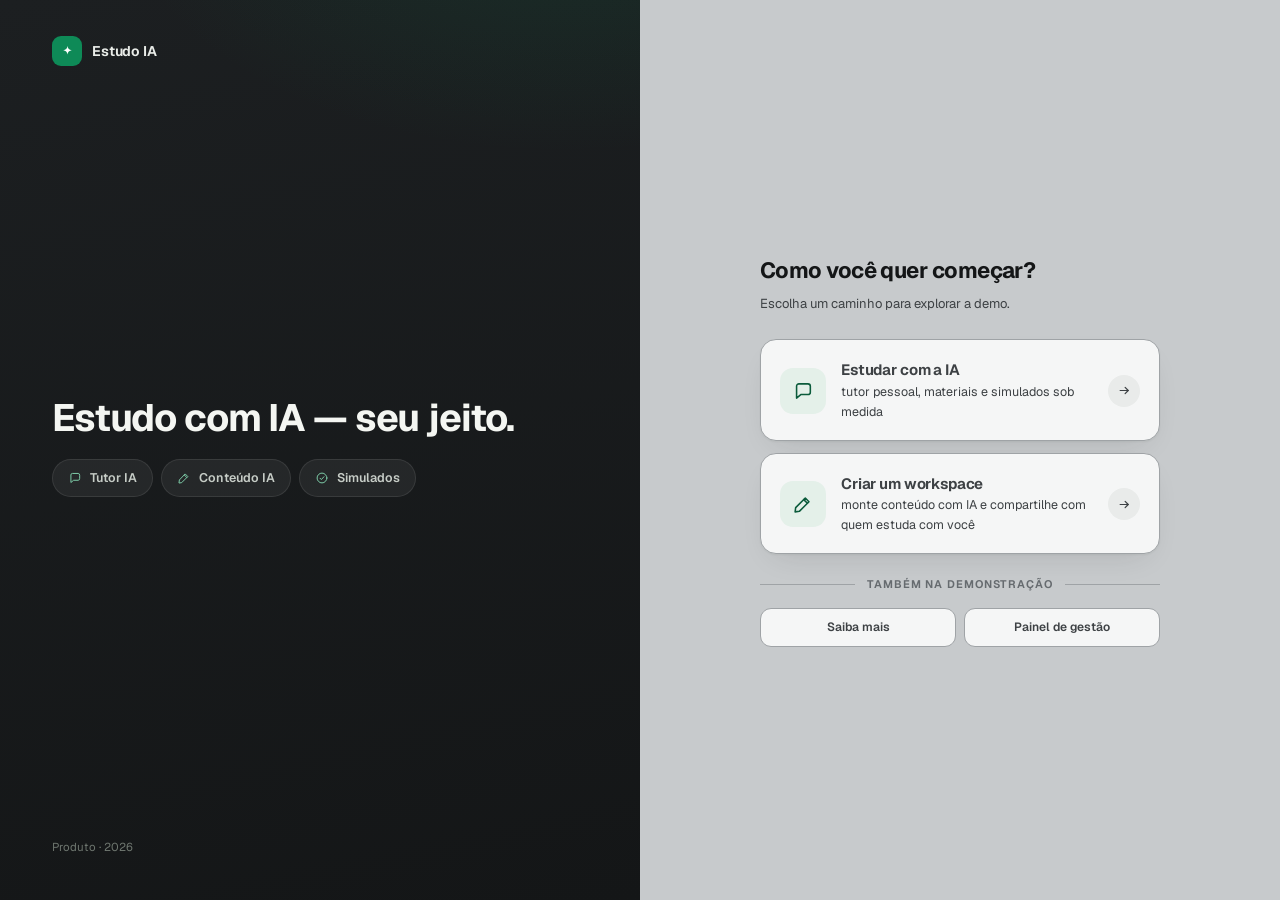
<file: mockup/index.html>
<!doctype html>
<html lang="pt-BR">
<head>
<meta charset="utf-8">
<meta name="viewport" content="width=device-width, initial-scale=1">
<title>Estudo IA</title>
<link rel="stylesheet" href="assets/fonts.css">
<style>
:root{
  color-scheme:light;
  --k950:#141617; --k900:#1C1F21; --k100:#C7CACC;
  --card:#F5F6F6; --ink:#141617; --ink-2:#3D4144; --ink-3:#666B6F;
  --hair:rgba(27,30,28,.09);
  --green:#0E8A57; --green-deep:#0A6B43; --green-soft:#E4F0E9; --green-ink:#0B5B3B;
  --sh:0 1px 2px rgba(27,30,28,.05),0 12px 32px -16px rgba(27,30,28,.18);
  --sh-lg:0 2px 4px rgba(27,30,28,.05),0 24px 56px -24px rgba(27,30,28,.28);
}
*{box-sizing:border-box}
body{
  margin:0;color:var(--ink);
  font-family:'Geist',-apple-system,'Segoe UI',sans-serif;
  font-size:14px;line-height:1.6;-webkit-font-smoothing:antialiased;
  min-height:100vh;background:var(--k100);
}
::selection{background:rgba(14,138,87,.22)}
.split{display:grid;grid-template-columns:1fr 1fr;min-height:100vh}

/* Painel grafite */
.dark{
  background:linear-gradient(168deg,var(--k900) 0%,var(--k950) 100%);
  color:#E9ECE8;display:flex;flex-direction:column;padding:36px 52px 32px;
  position:relative;overflow:hidden;
}
.dark::after{content:"";position:absolute;inset:0;pointer-events:none;background:radial-gradient(720px 420px at 88% -12%, rgba(14,138,87,.16), transparent 62%)}
.dark>*{position:relative}
.brand{display:flex;align-items:center;gap:10px;font-weight:650;font-size:14px;letter-spacing:-.01em}
.brand .mark{width:30px;height:30px;border-radius:9px;background:var(--green);display:grid;place-items:center;color:#fff;flex:none}
.brand .mark svg{width:15px;height:15px}
.brand span{color:#7E867F;font-weight:500;font-size:12px}
.dark .mid{flex:1;display:flex;flex-direction:column;justify-content:center;max-width:480px;padding:48px 0}
.dark h1{font-size:clamp(28px,3.4vw,38px);font-weight:700;letter-spacing:-.03em;line-height:1.14;margin:0 0 20px;color:#F4F6F2;text-wrap:balance}
.chipsrow{display:flex;gap:8px;flex-wrap:wrap}
.chipsrow span{display:inline-flex;align-items:center;gap:8px;font-size:12.5px;font-weight:600;color:#C6CCC6;background:rgba(255,255,255,.06);border:1px solid rgba(255,255,255,.09);border-radius:99px;padding:8px 15px}
.chipsrow .ci{width:14px;height:14px;color:#7ECDA8}
.dark .foot{font-size:11.5px;color:#6E766F}

/* Painel de entrada */
.light{display:grid;place-items:center;padding:48px 40px;background:var(--k100)}
.entry{width:100%;max-width:400px}
.fade{animation:rise .6s cubic-bezier(.2,.7,.25,1) both}
.d1{animation-delay:.06s}.d2{animation-delay:.12s}.d3{animation-delay:.18s}
@keyframes rise{from{opacity:0;transform:translateY(14px)}}
.entry h2{font-size:22px;font-weight:700;letter-spacing:-.025em;margin:0 0 6px}
.entry .hint{font-size:13px;color:var(--ink-2);margin:0 0 24px}
.modes{display:flex;flex-direction:column;gap:12px}
.mode{
  display:flex;align-items:center;gap:15px;text-decoration:none;color:inherit;
  background:var(--card);border:1px solid #9FA3A6;border-radius:16px;
  padding:18px 19px;box-shadow:var(--sh);
  transition:transform .15s ease,box-shadow .15s ease,border-color .15s ease;
}
.mode:hover{transform:translateY(-2px);box-shadow:var(--sh-lg);border-color:var(--green)}
.mode .mi{width:46px;height:46px;border-radius:13px;flex:none;display:grid;place-items:center;background:var(--green-soft);color:var(--green-ink)}
.mode .mi svg{width:22px;height:22px}
.mode b{display:block;font-size:15px;font-weight:660;letter-spacing:-.01em;line-height:1.3}
.mode span{display:block;font-size:12.5px;color:var(--ink-2);margin-top:2px}
.mode .go{margin-left:auto;flex:none;width:32px;height:32px;border-radius:50%;display:grid;place-items:center;background:rgba(27,30,28,.05);color:var(--ink-2);transition:background .15s ease,color .15s ease}
.mode:hover .go{background:var(--green);color:#fff}
.mode .go svg{width:15px;height:15px}
.divider{display:flex;align-items:center;gap:12px;margin:22px 0 14px;font-size:11px;font-weight:650;letter-spacing:.08em;text-transform:uppercase;color:var(--ink-3)}
.divider::before,.divider::after{content:"";flex:1;height:1px;background:#9FA3A6}
.extras{display:flex;gap:8px;flex-wrap:wrap}
.extras a{flex:1;text-align:center;text-decoration:none;font-size:12px;font-weight:600;color:var(--ink-2);background:var(--card);border:1px solid #9FA3A6;border-radius:11px;padding:9px 6px;transition:color .15s ease,border-color .15s ease;white-space:nowrap}
.extras a:hover{color:var(--green-ink);border-color:var(--green)}

@media (max-width:900px){
  .split{grid-template-columns:1fr}
  .dark{padding:28px 24px}
  .dark .mid{padding:32px 0}
  .light{padding:36px 20px 48px}
}
@media (prefers-reduced-motion: reduce){*{animation:none!important;transition:none!important}}
</style>
</head>
<body>

<svg width="0" height="0" style="position:absolute" aria-hidden="true"><defs>
<symbol id="e-spark" viewBox="0 0 24 24"><path fill="currentColor" d="M12 3.2c.62 4.1 2.7 6.18 6.8 6.8-4.1.62-6.18 2.7-6.8 6.8-.62-4.1-2.7-6.18-6.8-6.8 4.1-.62 6.18-2.7 6.8-6.8Z"/></symbol>
<symbol id="e-arrow" viewBox="0 0 24 24" fill="none" stroke="currentColor" stroke-width="1.9" stroke-linecap="round" stroke-linejoin="round"><path d="M5 12h13"/><path d="m13 7 5 5-5 5"/></symbol>
<symbol id="e-chat" viewBox="0 0 24 24" fill="none" stroke="currentColor" stroke-width="1.7" stroke-linecap="round" stroke-linejoin="round"><path d="M20 13.3a2.6 2.6 0 0 1-2.6 2.6H9.6L5 19.7V6.8a2.6 2.6 0 0 1 2.6-2.6h9.8A2.6 2.6 0 0 1 20 6.8Z"/></symbol>
<symbol id="e-pen" viewBox="0 0 24 24" fill="none" stroke="currentColor" stroke-width="1.7" stroke-linecap="round" stroke-linejoin="round"><path d="m14.5 5.5 4 4L8 20l-4.6.6L4 16Z"/><path d="m12.8 7.2 4 4"/></symbol>
<symbol id="e-check" viewBox="0 0 24 24" fill="none" stroke="currentColor" stroke-width="1.7" stroke-linecap="round" stroke-linejoin="round"><circle cx="12" cy="12" r="8.4"/><path d="m8.6 12.4 2.3 2.3 4.5-4.9"/></symbol>
</defs></svg>

<div class="split">

  <aside class="dark">
    <div class="brand"><span class="mark"><svg><use href="#e-spark"/></svg></span>Estudo IA</div>
    <div class="mid">
      <h1>Estudo com IA — seu jeito.</h1>
      <div class="chipsrow">
        <span><svg class="ci"><use href="#e-chat"/></svg>Tutor IA</span>
        <span><svg class="ci"><use href="#e-pen"/></svg>Conteúdo IA</span>
        <span><svg class="ci"><use href="#e-check"/></svg>Simulados</span>
      </div>
    </div>
    <p class="foot">Produto · 2026</p>
  </aside>

  <main class="light">
    <div class="entry">
      <h2 class="fade">Como você quer começar?</h2>
      <p class="hint fade d1">Escolha um caminho para explorar a demo.</p>
      <div class="modes">
        <a class="mode fade d1" href="aluno.html">
          <span class="mi"><svg><use href="#e-chat"/></svg></span>
          <span><b>Estudar com a IA</b><span>tutor pessoal, materiais e simulados sob medida</span></span>
          <span class="go"><svg><use href="#e-arrow"/></svg></span>
        </a>
        <a class="mode fade d2" href="professor.html">
          <span class="mi"><svg><use href="#e-pen"/></svg></span>
          <span><b>Criar um workspace</b><span>monte conteúdo com IA e compartilhe com quem estuda com você</span></span>
          <span class="go"><svg><use href="#e-arrow"/></svg></span>
        </a>
      </div>
      <div class="divider fade d3">Também na demonstração</div>
      <div class="extras fade d3">
        <a href="landing.html">Saiba mais</a>
        <a href="diretor.html">Painel de gestão</a>
      </div>
    </div>
  </main>

</div>

<script>
(function(){var lm=null;setInterval(function(){fetch(location.href,{method:'HEAD',cache:'no-store'}).then(function(r){var v=r.headers.get('Last-Modified');if(lm&&v&&v!==lm){location.reload();}if(!lm){lm=v;}}).catch(function(){});},2000);})();
</script>
</body>
</html>
</file>
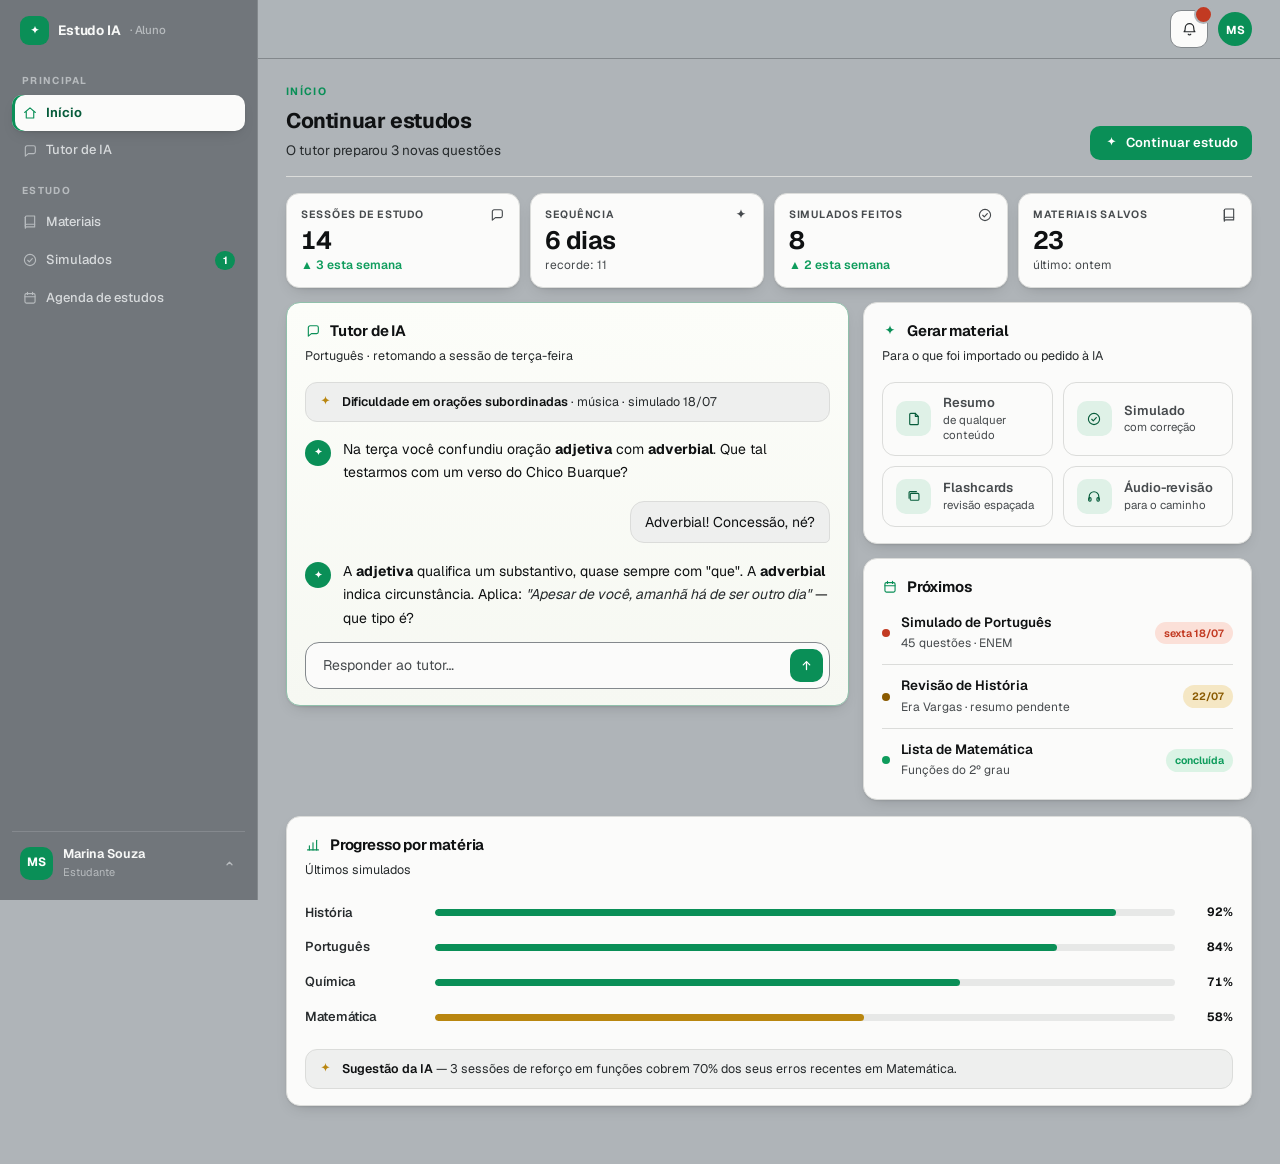
<file: mockup/aluno.html>
<!doctype html>
<html lang="pt-BR">
<head>
<meta charset="utf-8">
<meta name="viewport" content="width=device-width, initial-scale=1">
<title>Aluno · Estudo IA</title>
<link rel="stylesheet" href="assets/fonts.css">
<link rel="stylesheet" href="assets/ui.css">
</head>
<body>

<svg width="0" height="0" style="position:absolute" aria-hidden="true"><defs>
<symbol id="i-spark" viewBox="0 0 24 24"><path fill="currentColor" d="M12 3.2c.62 4.1 2.7 6.18 6.8 6.8-4.1.62-6.18 2.7-6.8 6.8-.62-4.1-2.7-6.18-6.8-6.8 4.1-.62 6.18-2.7 6.8-6.8Z"/></symbol>
<symbol id="i-home" viewBox="0 0 24 24" fill="none" stroke="currentColor" stroke-width="1.7" stroke-linecap="round" stroke-linejoin="round"><path d="M4 11.2 12 4.4l8 6.8"/><path d="M6.4 10.2v9.3h11.2v-9.3"/></symbol>
<symbol id="i-chat" viewBox="0 0 24 24" fill="none" stroke="currentColor" stroke-width="1.7" stroke-linecap="round" stroke-linejoin="round"><path d="M20 13.3a2.6 2.6 0 0 1-2.6 2.6H9.6L5 19.7V6.8a2.6 2.6 0 0 1 2.6-2.6h9.8A2.6 2.6 0 0 1 20 6.8Z"/></symbol>
<symbol id="i-book" viewBox="0 0 24 24" fill="none" stroke="currentColor" stroke-width="1.7" stroke-linecap="round" stroke-linejoin="round"><path d="M5 4.8A1.8 1.8 0 0 1 6.8 3H19v16.4H7a2 2 0 0 0-2 2Z"/><path d="M5 19.4V4.8"/><path d="M19 15.4H7a2 2 0 0 0-2 2"/></symbol>
<symbol id="i-check" viewBox="0 0 24 24" fill="none" stroke="currentColor" stroke-width="1.7" stroke-linecap="round" stroke-linejoin="round"><circle cx="12" cy="12" r="8.4"/><path d="m8.6 12.4 2.3 2.3 4.5-4.9"/></symbol>
<symbol id="i-chart" viewBox="0 0 24 24" fill="none" stroke="currentColor" stroke-width="1.7" stroke-linecap="round"><path d="M3.8 19.4h16.4"/><path d="M6.6 19.4v-6.2"/><path d="M12 19.4V8.6"/><path d="M17.4 19.4V4.8"/></symbol>
<symbol id="i-cal" viewBox="0 0 24 24" fill="none" stroke="currentColor" stroke-width="1.7" stroke-linecap="round"><rect x="4.4" y="5.4" width="15.2" height="14.2" rx="2.2"/><path d="M8.2 3.4v3.2M15.8 3.4v3.2M4.4 10.2h15.2"/></symbol>
<symbol id="i-send" viewBox="0 0 24 24" fill="none" stroke="currentColor" stroke-width="2" stroke-linecap="round" stroke-linejoin="round"><path d="M12 18.5V6"/><path d="m6.8 11 5.2-5.2L17.2 11"/></symbol>
<symbol id="i-chev" viewBox="0 0 24 24" fill="none" stroke="currentColor" stroke-width="2" stroke-linecap="round" stroke-linejoin="round"><path d="m8 10 4 4 4-4"/></symbol>
<symbol id="i-chev-up" viewBox="0 0 24 24" fill="none" stroke="currentColor" stroke-width="2" stroke-linecap="round" stroke-linejoin="round"><path d="m8 14 4-4 4 4"/></symbol>
<symbol id="i-download" viewBox="0 0 24 24" fill="none" stroke="currentColor" stroke-width="1.7" stroke-linecap="round" stroke-linejoin="round"><path d="M12 4.5V15"/><path d="m7 10.5 5 5 5-5"/><path d="M4.5 19.5h15"/></symbol>
<symbol id="i-clock" viewBox="0 0 24 24" fill="none" stroke="currentColor" stroke-width="1.7" stroke-linecap="round"><circle cx="12" cy="12" r="8.4"/><path d="M12 7.4V12l3.2 2"/></symbol>
<symbol id="i-bell" viewBox="0 0 24 24" fill="none" stroke="currentColor" stroke-width="1.7" stroke-linecap="round" stroke-linejoin="round"><path d="M6 9.8a6 6 0 0 1 12 0c0 4 1.6 5.4 1.6 5.4H4.4S6 13.8 6 9.8Z"/><path d="M10.2 18.6a2 2 0 0 0 3.6 0"/></symbol>
<symbol id="i-mail" viewBox="0 0 24 24" fill="none" stroke="currentColor" stroke-width="1.7" stroke-linecap="round" stroke-linejoin="round"><rect x="3.8" y="5.6" width="16.4" height="12.8" rx="2"/><path d="m4.6 7 7.4 5.6L19.4 7"/></symbol>
<symbol id="i-user" viewBox="0 0 24 24" fill="none" stroke="currentColor" stroke-width="1.7" stroke-linecap="round"><circle cx="12" cy="8.4" r="3.4"/><path d="M5.6 19.6c.6-3.5 3-5.4 6.4-5.4s5.8 1.9 6.4 5.4"/></symbol>
<symbol id="i-logout" viewBox="0 0 24 24" fill="none" stroke="currentColor" stroke-width="1.7" stroke-linecap="round" stroke-linejoin="round"><path d="M9 4.6H6.4A1.8 1.8 0 0 0 4.6 6.4v11.2a1.8 1.8 0 0 0 1.8 1.8H9"/><path d="M15.4 15.8 19.2 12l-3.8-3.8"/><path d="M9.6 12h9.6"/></symbol>
<symbol id="i-search" viewBox="0 0 24 24" fill="none" stroke="currentColor" stroke-width="1.7" stroke-linecap="round"><circle cx="11" cy="11" r="6.4"/><path d="m16 16 4.4 4.4"/></symbol>
<symbol id="i-cards" viewBox="0 0 24 24" fill="none" stroke="currentColor" stroke-width="1.7" stroke-linecap="round" stroke-linejoin="round"><rect x="6.4" y="8" width="13" height="10.4" rx="1.6"/><path d="M4.6 15.4V6.8a1.4 1.4 0 0 1 1.4-1.4h9.6"/></symbol>
<symbol id="i-audio" viewBox="0 0 24 24" fill="none" stroke="currentColor" stroke-width="1.7" stroke-linecap="round" stroke-linejoin="round"><path d="M4.8 17v-4.2a7.2 7.2 0 0 1 14.4 0V17"/><rect x="4" y="14.4" width="3.6" height="5.2" rx="1.6"/><rect x="16.4" y="14.4" width="3.6" height="5.2" rx="1.6"/></symbol>
<symbol id="i-doc" viewBox="0 0 24 24" fill="none" stroke="currentColor" stroke-width="1.7" stroke-linecap="round" stroke-linejoin="round"><path d="M7 3.6h7l4.4 4.4v11a1.4 1.4 0 0 1-1.4 1.4H7A1.4 1.4 0 0 1 5.6 19V5A1.4 1.4 0 0 1 7 3.6Z"/><path d="M14 3.6V8h4.4"/></symbol>
<symbol id="i-alert" viewBox="0 0 24 24" fill="none" stroke="currentColor" stroke-width="1.7" stroke-linecap="round" stroke-linejoin="round"><path d="M12 4.6 21 19.4H3Z"/><path d="M12 10.2v4"/><path d="M12 16.8v.1"/></symbol>
<symbol id="i-wallet" viewBox="0 0 24 24" fill="none" stroke="currentColor" stroke-width="1.7" stroke-linecap="round" stroke-linejoin="round"><path d="M5.4 7.2h12.8a2 2 0 0 1 2 2v8.2a2 2 0 0 1-2 2H5.8a2 2 0 0 1-2-2V6.8A2.2 2.2 0 0 1 6 4.6h10.6"/><path d="M16.2 12.2h4v3.2h-4a1.6 1.6 0 0 1 0-3.2Z"/></symbol>
<symbol id="i-cog" viewBox="0 0 24 24" fill="none" stroke="currentColor" stroke-width="1.7" stroke-linecap="round" stroke-linejoin="round"><circle cx="12" cy="12" r="3.1"/><path d="M12 3.4v2.3M12 18.3v2.3M20.6 12h-2.3M5.7 12H3.4M18.1 5.9l-1.6 1.6M7.5 16.5l-1.6 1.6M18.1 18.1l-1.6-1.6M7.5 7.5 5.9 5.9"/></symbol>
</defs></svg>

<div class="shell">
<aside class="side">
  <a class="brand" href="./"><span class="mark"><svg><use href="#i-spark"/></svg></span>Estudo IA<span> · Aluno</span></a>

  <p class="nlabel">Principal</p>
  <nav class="nav">
    <a class="on" data-s="inicio"><svg class="ic"><use href="#i-home"/></svg>Início</a>
    <a data-s="tutor"><svg class="ic"><use href="#i-chat"/></svg>Tutor de IA</a>
  </nav>
  <p class="nlabel">Estudo</p>
  <nav class="nav">
    <a data-s="materiais"><svg class="ic"><use href="#i-book"/></svg>Materiais</a>
    <a data-s="simulados"><svg class="ic"><use href="#i-check"/></svg>Simulados<span class="badge">1</span></a>
    <a data-s="agenda"><svg class="ic"><use href="#i-cal"/></svg>Agenda de estudos</a>
  </nav>
  <div class="spacer"></div>
  <div class="ddwrap sideuser-wrap">
    <button class="sideuser" style="cursor:default">
      <span class="av">MS</span>
      <div><b>Marina Souza</b><span>Estudante</span></div>
      <svg class="ic out-ic"><use href="#i-chev-up"/></svg>
    </button>
    <div class="dd dd-up" id="dd-sideuser">
      <p class="ddh">Marina Souza</p>
      <a class="ddi" data-modal="conta"><svg class="ic"><use href="#i-user"/></svg><span><b>Minha conta</b></span></a>
      <div class="ddsep"></div>
      <a class="ddi danger" href="./"><svg class="ic"><use href="#i-logout"/></svg><span><b>Sair</b></span></a>
    </div>
  </div>
</aside>
<div class="dd-backdrop" id="dd-backdrop"></div>

<main class="main">
  <div class="topbar">
    <span class="topsp"></span>
    <span class="ddwrap">
      <button class="iconbtn" data-dd="dd-notif" aria-label="Notificações"><svg class="ic"><use href="#i-bell"/></svg><span class="ndot"></span></button>
      <div class="dd" id="dd-notif">
        <p class="ddh">Notificações</p>
        <a class="ddi" data-s="simulados"><span class="dot" style="--c:var(--bad)"></span><span><b>Simulado de Português sexta-feira</b><span>Revise orações com o tutor</span></span></a>
        <a class="ddi" data-s="tutor"><span class="dot" style="--c:var(--good)"></span><span><b>Tutor sugeriu revisão</b><span>Matemática — funções do 2º grau</span></span></a>
      </div>
    </span>
    <span class="ddwrap">
      <button class="avbtn" data-dd="dd-user" aria-label="Conta">MS</button>
      <div class="dd" id="dd-user" style="width:230px">
        <p class="ddh">Marina Souza</p>
        <a class="ddi" data-modal="conta"><svg class="ic"><use href="#i-user"/></svg><span><b>Minha conta</b></span></a>
        <div class="ddsep"></div>
        <a class="ddi danger" href="./"><svg class="ic"><use href="#i-logout"/></svg><span><b>Sair</b></span></a>
      </div>
    </span>
  </div>

  <div class="content">

  <!-- ══ INÍCIO ══ -->
  <section class="screen on" id="s-inicio">
    <div class="phead">
      <div class="tx">
        <p class="eyebrow">Início</p>
        <h1>Continuar estudos</h1>
        <p class="sub">O tutor preparou 3 novas questões</p>
      </div>
      <div class="actions"><button class="btn btn-pri" data-s="tutor"><svg class="ic"><use href="#i-spark"/></svg>Continuar estudo</button></div>
    </div>
    <div class="tiles">
      <div class="tile"><span class="tico"><svg class="ic"><use href="#i-chat"/></svg></span><div class="lbl">Sessões de estudo</div><div class="num">14</div><div class="sub up">▲ 3 esta semana</div></div>
      <div class="tile"><span class="tico"><svg class="ic"><use href="#i-spark"/></svg></span><div class="lbl">Sequência</div><div class="num">6 dias</div><div class="sub">recorde: 11</div></div>
      <div class="tile"><span class="tico"><svg class="ic"><use href="#i-check"/></svg></span><div class="lbl">Simulados feitos</div><div class="num">8</div><div class="sub up">▲ 2 esta semana</div></div>
      <div class="tile"><span class="tico"><svg class="ic"><use href="#i-book"/></svg></span><div class="lbl">Materiais salvos</div><div class="num">23</div><div class="sub">último: ontem</div></div>
    </div>
    <div class="cols">
      <div class="card hero">
        <h2><svg class="ic"><use href="#i-chat"/></svg>Tutor de IA</h2>
        <p class="desc">Português · retomando a sessão de terça-feira</p>
        <div class="memo"><svg class="ic"><use href="#i-spark"/></svg><span><b>Dificuldade em orações subordinadas</b> · música · simulado 18/07</span></div>
        <div class="chat">
          <div class="m-ai"><span class="av"><svg><use href="#i-spark"/></svg></span><div class="tx">Na terça você confundiu oração <b>adjetiva</b> com <b>adverbial</b>. Que tal testarmos com um verso do Chico Buarque?</div></div>
          <div class="m-me">Adverbial! Concessão, né?</div>
          <div class="m-ai"><span class="av"><svg><use href="#i-spark"/></svg></span><div class="tx">A <b>adjetiva</b> qualifica um substantivo, quase sempre com "que". A <b>adverbial</b> indica circunstância. Aplica: <i>"Apesar de você, amanhã há de ser outro dia"</i> — que tipo é?</div></div>
        </div>
        <div class="composer"><input placeholder="Responder ao tutor…" aria-label="Mensagem"><button class="send" aria-label="Enviar"><svg><use href="#i-send"/></svg></button></div>
      </div>
      <div class="stack">
        <div class="card">
          <h2><svg class="ic"><use href="#i-spark"/></svg>Gerar material</h2>
          <p class="desc">Para o que foi importado ou pedido à IA</p>
          <div class="qgrid">
            <button class="qa" data-s="materiais"><span class="qic"><svg class="ic"><use href="#i-doc"/></svg></span><span><b>Resumo</b><span>de qualquer conteúdo</span></span></button>
            <button class="qa" data-s="simulados"><span class="qic"><svg class="ic"><use href="#i-check"/></svg></span><span><b>Simulado</b><span>com correção</span></span></button>
            <button class="qa" data-s="materiais"><span class="qic"><svg class="ic"><use href="#i-cards"/></svg></span><span><b>Flashcards</b><span>revisão espaçada</span></span></button>
            <button class="qa" data-s="materiais"><span class="qic"><svg class="ic"><use href="#i-audio"/></svg></span><span><b>Áudio-revisão</b><span>para o caminho</span></span></button>
          </div>
        </div>
        <div class="card">
          <h2><svg class="ic"><use href="#i-cal"/></svg>Próximos</h2>
          <ul class="list" style="margin-top:12px">
            <li><span class="dot" style="background:var(--bad)"></span><div class="tx"><b>Simulado de Português</b><span>45 questões · ENEM</span></div><span class="pill p-bad">sexta 18/07</span></li>
            <li><span class="dot" style="background:var(--warn)"></span><div class="tx"><b>Revisão de História</b><span>Era Vargas · resumo pendente</span></div><span class="pill p-warn">22/07</span></li>
            <li><span class="dot" style="background:var(--good)"></span><div class="tx"><b>Lista de Matemática</b><span>Funções do 2º grau</span></div><span class="pill p-ok">concluída</span></li>
          </ul>
        </div>
      </div>
    </div>

    <div class="card fullcard">
      <h2><svg class="ic"><use href="#i-chart"/></svg>Progresso por matéria</h2>
      <p class="desc">Últimos simulados</p>
      <div class="hrow"><span class="hlbl">História</span><span class="hbar"><i style="--w:92%"></i></span><span class="hval">92%</span></div>
      <div class="hrow"><span class="hlbl">Português</span><span class="hbar"><i style="--w:84%"></i></span><span class="hval">84%</span></div>
      <div class="hrow"><span class="hlbl">Química</span><span class="hbar"><i style="--w:71%"></i></span><span class="hval">71%</span></div>
      <div class="hrow"><span class="hlbl">Matemática</span><span class="hbar gold"><i style="--w:58%"></i></span><span class="hval">58%</span></div>
      <div class="memo" style="margin:14px 0 0"><svg class="ic"><use href="#i-spark"/></svg><span><b>Sugestão da IA</b> — 3 sessões de reforço em funções cobrem 70% dos seus erros recentes em Matemática.</span></div>
    </div>
  </section>

  <!-- ══ TUTOR ══ -->
  <section class="screen" id="s-tutor">
    <div class="tut">

      <header class="tut-bar">
        <button class="tut-exit" data-s="inicio" aria-label="Sair do tutor"><svg class="ic"><use href="#i-chev"/></svg></button>
        <span class="tut-brand">
          <span class="tut-orb"><svg><use href="#i-spark"/></svg></span>
          <span class="tut-brand-tx"><b>Tutor de IA</b><i><span class="tut-pulse"></span>Sessão ativa</i></span>
        </span>
        <nav class="tut-subs">
          <button class="tut-sub on">Português</button>
          <button class="tut-sub">Matemática</button>
          <button class="tut-sub">História</button>
          <button class="tut-sub">Química</button>
          <button class="tut-sub">Redação</button>
        </nav>
        <button class="tut-hist"><svg class="ic"><use href="#i-clock"/></svg><span>Sessões</span></button>
        <div class="tut-tabs" id="tut-tabs">
          <button class="tut-tab" data-panel="ctx" aria-expanded="false"><svg class="ic"><use href="#i-doc"/></svg><span>Contexto</span><span class="tut-ctx-count">3</span></button>
          <button class="tut-tab" data-panel="cfg" aria-expanded="false"><svg class="ic"><use href="#i-cog"/></svg><span>Configurações</span></button>
        </div>
      </header>

      <div class="tut-body" id="tut-body">

        <div class="tut-chat">
          <div class="tut-scroll">
            <div class="tut-flow">

              <div class="tut-memory">
                <svg class="ic"><use href="#i-spark"/></svg>
                <span>Retomando de terça-feira — dificuldade ativa em <b>orações reduzidas</b>, você aprende melhor com música.</span>
              </div>

              <div class="tut-day">Hoje</div>

              <div class="tmsg ai">
                <span class="tmsg-av"><svg><use href="#i-spark"/></svg></span>
                <div class="tmsg-bubble">Adjetiva ou adverbial? <i>"Apesar de você…"</i> — que tipo é?</div>
              </div>
              <div class="tmsg me"><div class="tmsg-bubble">Adverbial! Indica concessão, né?</div></div>
              <div class="tmsg ai">
                <span class="tmsg-av"><svg><use href="#i-spark"/></svg></span>
                <div class="tmsg-bubble">Certo. Vamos para o ENEM ou revisamos <b>orações reduzidas</b>?</div>
              </div>
              <div class="tmsg me"><div class="tmsg-bubble">Vai de ENEM. Se eu errar, a gente volta pra teoria.</div></div>

              <div class="tmsg ai">
                <span class="tmsg-av"><svg><use href="#i-spark"/></svg></span>
                <div class="tmsg-bubble tmsg-quiz">
                  <span class="tmsg-tag">ENEM 2023 · adaptada</span>
                  <p>Em <i>"Caminhando contra o vento, sem lenço e sem documento"</i>, a oração destacada é reduzida de gerúndio com valor de…</p>
                  <div class="tut-opts">
                    <button class="tut-opt"><b>a</b>causa</button>
                    <button class="tut-opt"><b>b</b>modo</button>
                    <button class="tut-opt"><b>c</b>condição</button>
                    <button class="tut-opt"><b>d</b>tempo</button>
                  </div>
                </div>
              </div>

            </div>
          </div>

          <div class="tut-dock">
            <div class="tut-flow">
              <div class="tut-quick">
                <button><svg class="ic"><use href="#i-doc"/></svg>Só explicar</button>
                <button><svg class="ic"><use href="#i-spark"/></svg>Dar uma dica</button>
                <button><svg class="ic"><use href="#i-cards"/></svg>3 parecidas</button>
              </div>
              <div class="tut-input">
                <input placeholder="Responder ao tutor…" aria-label="Resposta">
                <button class="tut-send" aria-label="Enviar"><svg><use href="#i-send"/></svg></button>
              </div>
            </div>
          </div>
        </div>

        <aside class="tut-ctx" data-panel="ctx">
          <div class="tut-ctx-head">
            <div>
              <b>Contexto da sessão</b>
              <span>O que a IA usa para te ajudar</span>
            </div>
            <button class="tut-ctx-close" aria-label="Esconder painel"><svg class="ic"><use href="#i-chev"/></svg></button>
          </div>

          <div class="tut-acc">

            <details class="tut-sec" open>
              <summary>
                <svg class="tut-sec-ic ic"><use href="#i-doc"/></svg>
                <span class="tut-sec-tx"><b>Conteúdos</b><small>arquivos e materiais</small></span>
                <span class="tut-sec-count">3</span>
                <svg class="tut-sec-chev ic"><use href="#i-chev"/></svg>
              </summary>
              <div class="tut-sec-body">
                <label class="tut-drop" id="tut-drop">
                  <input type="file" multiple hidden>
                  <span class="tut-drop-ic"><svg><use href="#i-download"/></svg></span>
                  <b>Arraste arquivos aqui</b>
                  <span>ou <u>clique para escolher</u></span>
                  <small>PDF, DOCX, imagens ou slides · até 20&nbsp;MB</small>
                </label>

                <div class="tut-files">
                  <div class="tut-file">
                    <span class="tut-file-ic"><svg><use href="#i-doc"/></svg></span>
                    <div class="tut-file-tx"><b>Prova_Portugues_2023.pdf</b><span>1,4 MB · lido pela IA</span></div>
                    <button class="tut-file-x" aria-label="Remover">✕</button>
                  </div>
                  <div class="tut-file">
                    <span class="tut-file-ic"><svg><use href="#i-book"/></svg></span>
                    <div class="tut-file-tx"><b>Aula_oracoes_reduzidas.docx</b><span>320 KB · lido pela IA</span></div>
                    <button class="tut-file-x" aria-label="Remover">✕</button>
                  </div>
                  <div class="tut-file loading">
                    <span class="tut-file-ic"><svg><use href="#i-doc"/></svg></span>
                    <div class="tut-file-tx"><b>Resumo_sintaxe.pdf</b><span>analisando…</span></div>
                    <span class="tut-file-spin"></span>
                  </div>
                </div>
              </div>
            </details>

            <details class="tut-sec">
              <summary>
                <svg class="tut-sec-ic ic"><use href="#i-audio"/></svg>
                <span class="tut-sec-tx"><b>Áudio-revisão</b><small>gere episódios do conteúdo</small></span>
                <span class="tut-sec-count">2</span>
                <svg class="tut-sec-chev ic"><use href="#i-chev"/></svg>
              </summary>
              <div class="tut-sec-body">
                <div class="tut-ep">
                  <div class="tut-cfg-field">
                    <label>Conteúdo do episódio</label>
                    <div class="tut-pick">
                      <label class="tut-pick-item"><input type="checkbox" checked><span><b>Orações reduzidas</b><small>sessão de hoje · Português</small></span></label>
                      <label class="tut-pick-item"><input type="checkbox"><span><b>Subordinadas adjetivas</b><small>revisado 15/07</small></span></label>
                      <label class="tut-pick-item"><input type="checkbox" checked><span><b>Prova_Portugues_2023.pdf</b><small>arquivo de contexto</small></span></label>
                      <label class="tut-pick-item"><input type="checkbox"><span><b>Era Vargas</b><small>História · flashcards</small></span></label>
                    </div>
                    <small class="tut-pick-count"><b>2</b> selecionados</small>
                  </div>

                  <div class="tut-cfg-field">
                    <label>Formato</label>
                    <div class="tut-seg">
                      <button class="on">Diálogo</button>
                      <button>Aula</button>
                      <button>Resumo</button>
                    </div>
                  </div>

                  <div class="tut-ep-row">
                    <div class="tut-cfg-field">
                      <label>Voz</label>
                      <div class="tut-select">Clara <svg class="ic"><use href="#i-chev"/></svg></div>
                    </div>
                    <div class="tut-cfg-field">
                      <label>Duração</label>
                      <div class="tut-select">~8 min <svg class="ic"><use href="#i-chev"/></svg></div>
                    </div>
                  </div>

                  <button class="tut-ep-gen" id="tut-ep-gen"><svg class="ic"><use href="#i-spark"/></svg>Gerar episódio · 6 créditos</button>

                  <div class="tut-cfg-field">
                    <label>Gerados nesta matéria</label>
                    <div class="tut-ep-list">
                      <div class="tut-ep-item">
                        <button class="tut-ep-play" aria-label="Reproduzir"><svg viewBox="0 0 24 24" fill="currentColor"><path d="M8 5.5v13l11-6.5z"/></svg></button>
                        <div class="tut-ep-tx"><b>Orações reduzidas — diálogo</b><span>hoje · 8:12</span></div>
                        <span class="tut-ep-dur">8:12</span>
                      </div>
                      <div class="tut-ep-item">
                        <button class="tut-ep-play" aria-label="Reproduzir"><svg viewBox="0 0 24 24" fill="currentColor"><path d="M8 5.5v13l11-6.5z"/></svg></button>
                        <div class="tut-ep-tx"><b>Análise sintática — resumo</b><span>15/07 · 5:40</span></div>
                        <span class="tut-ep-dur">5:40</span>
                      </div>
                    </div>
                  </div>
                </div>
              </div>
            </details>

          </div>

          <p class="tut-ctx-note"><svg class="ic"><use href="#i-spark"/></svg>O tutor cruza esses materiais com o seu histórico ao responder.</p>
        </aside>

        <aside class="tut-ctx" data-panel="cfg">
          <div class="tut-ctx-head">
            <div>
              <b>Configurações do tutor</b>
              <span>Como a IA conduz esta sessão</span>
            </div>
            <button class="tut-ctx-close" aria-label="Esconder painel"><svg class="ic"><use href="#i-chev"/></svg></button>
          </div>

          <div class="tut-cfg">
            <div class="tut-cfg-field">
              <label>Estilo do tutor</label>
              <div class="tut-seg">
                <button class="on">Socrático</button>
                <button>Direto</button>
              </div>
              <small>Socrático conduz por perguntas; direto explica de imediato.</small>
            </div>

            <div class="tut-cfg-field">
              <label>Nível de dificuldade</label>
              <div class="tut-seg">
                <button>Básico</button>
                <button class="on">Médio</button>
                <button>Difícil</button>
              </div>
            </div>

            <div class="tut-cfg-field">
              <label>Foco do exame</label>
              <div class="tut-select">ENEM <svg class="ic"><use href="#i-chev"/></svg></div>
            </div>

            <div class="tut-cfg-field">
              <label>Tamanho das respostas</label>
              <div class="tut-seg">
                <button class="on">Curtas</button>
                <button>Detalhadas</button>
              </div>
            </div>

            <div class="tut-cfg-toggles">
              <div class="tut-toggle">
                <div><b>Correção comentada</b><span>explica cada erro</span></div>
                <button class="tut-sw on" role="switch" aria-checked="true"></button>
              </div>
              <div class="tut-toggle">
                <div><b>Foco nas minhas dificuldades</b><span>prioriza tópicos fracos</span></div>
                <button class="tut-sw on" role="switch" aria-checked="true"></button>
              </div>
              <div class="tut-toggle">
                <div><b>Resposta em áudio</b><span>lê as explicações em voz</span></div>
                <button class="tut-sw" role="switch" aria-checked="false"></button>
              </div>
              <div class="tut-toggle">
                <div><b>Usar arquivos de contexto</b><span>3 arquivos anexados</span></div>
                <button class="tut-sw on" role="switch" aria-checked="true"></button>
              </div>
            </div>

            <p class="tut-ctx-note"><svg class="ic"><use href="#i-spark"/></svg>As mudanças valem já na próxima resposta do tutor.</p>
          </div>
        </aside>

      </div>

    </div>
  </section>

  <!-- ══ MATERIAIS ══ -->
  <section class="screen" id="s-materiais">
    <div class="phead">
      <div class="tx"><p class="eyebrow">Materiais</p><h1>Biblioteca</h1></div>
      <div class="actions"><button class="btn btn-pri"><svg class="ic"><use href="#i-spark"/></svg>Gerar novo material</button></div>
    </div>

    <div class="libai">
      <div class="libai-head">
        <span class="libai-ic"><svg><use href="#i-spark"/></svg></span>
        <div><b>Assistente da biblioteca</b><div class="libai-sub">Peça para organizar, importar ou encontrar qualquer material</div></div>
      </div>
      <div class="libai-composer">
        <input type="text" placeholder="Ex.: organize meus materiais de Matemática por assunto…" autocomplete="off">
        <button aria-label="Enviar"><svg><use href="#i-send"/></svg></button>
      </div>
      <div class="libai-chips">
        <button><svg><use href="#i-doc"/></svg>Importar de um link</button>
        <button><svg><use href="#i-book"/></svg>Organizar por matéria</button>
        <button><svg><use href="#i-search"/></svg>Achar material parecido</button>
        <button><svg><use href="#i-spark"/></svg>O que estudar agora?</button>
      </div>
    </div>

    <div class="libsearch" id="lib-search-wrap">
      <svg class="ic"><use href="#i-search"/></svg>
      <input type="text" id="lib-search" placeholder="Buscar por título, matéria ou tipo…" autocomplete="off">
      <button class="clear" id="lib-clear" aria-label="Limpar busca">✕</button>
    </div>

    <div class="filter">
      <button class="chip on" data-f="todos">Todos</button>
      <button class="chip" data-f="gerado">Gerados pela IA</button>
      <button class="chip" data-f="importado">Importados</button>
    </div>

    <div class="libbar">
      <span class="libcount" id="lib-count">6 materiais</span>
      <span class="sortwrap">
        <button class="sortbtn" id="lib-sortbtn"><svg class="ic" style="width:14px;height:14px"><use href="#i-chev"/></svg><span id="lib-sortlabel">Mais recentes</span></button>
        <div class="sortmenu" id="lib-sortmenu">
          <button data-sort="recent" class="on">Mais recentes</button>
          <button data-sort="old">Mais antigos</button>
          <button data-sort="az">Nome A–Z</button>
        </div>
      </span>
    </div>

    <div class="mgrid" id="lib-grid">
      <div class="mat" data-kind="gerado" data-name="resumo orações subordinadas português" data-date="2026-07-16">
        <span class="mic"><svg class="ic"><use href="#i-doc"/></svg></span><b>Resumo — Orações subordinadas</b><span>Português</span><span class="pill p-ia">gerado por IA</span><span class="mdate">gerado ontem</span>
      </div>
      <div class="mat" data-kind="importado" data-name="apostila análise sintática" data-date="2026-07-10">
        <span class="mic"><svg class="ic"><use href="#i-book"/></svg></span><b>Apostila — Análise sintática</b><span>Material externo</span><span class="pill p-ok">importado</span><span class="mdate">10/07</span>
      </div>
      <div class="mat" data-kind="gerado" data-name="flashcards era vargas história" data-date="2026-07-09">
        <span class="mic"><svg class="ic"><use href="#i-cards"/></svg></span><b>Flashcards — Era Vargas</b><span>História · 32 cartões</span><span class="pill p-ia">gerado por IA</span><span class="mdate">09/07</span>
      </div>
      <div class="mat" data-kind="gerado" data-name="áudio funções do 2º grau matemática" data-date="2026-07-08">
        <span class="mic"><svg class="ic"><use href="#i-audio"/></svg></span><b>Áudio — Funções do 2º grau</b><span>Matemática · 8 min</span><span class="pill p-ia">gerado por IA</span><span class="mdate">08/07</span>
      </div>
      <div class="mat" data-kind="importado" data-name="slides química orgânica" data-date="2026-07-08">
        <span class="mic"><svg class="ic"><use href="#i-book"/></svg></span><b>Slides — Química orgânica</b><span>Material externo</span><span class="pill p-ok">importado</span><span class="mdate">08/07</span>
      </div>
      <div class="mat" data-kind="importado" data-name="guia de redação enem português" data-date="2026-07-02">
        <span class="mic"><svg class="ic"><use href="#i-doc"/></svg></span><b>Guia de redação ENEM</b><span>modelo nota 1000</span><span class="pill p-ok">importado</span><span class="mdate">02/07</span>
      </div>
    </div>

    <div class="libempty" id="lib-empty">
      <svg class="ic"><use href="#i-search"/></svg>
      <b>Nada encontrado</b>
      <span>Tente buscar por outro termo ou limpe os filtros.</span>
    </div>
  </section>

  <!-- ══ SIMULADOS ══ -->
  <section class="screen" id="s-simulados">
    <div class="phead"><div class="tx"><p class="eyebrow">Simulados</p><h1>Treine no seu ritmo</h1></div></div>
    <div class="cols">
      <div class="stack">
        <div class="card hero">
          <h2><svg class="ic"><use href="#i-alert"/></svg>Continuar meta pessoal</h2>
          <p class="desc">Você definiu: revisar Português até sexta</p>
          <div style="display:flex;align-items:center;justify-content:space-between;gap:14px;flex-wrap:wrap">
            <div>
              <div style="font-size:18px;font-weight:660;letter-spacing:-.018em">Simulado de Português — estilo ENEM</div>
              <div style="font-size:12.5px;color:var(--ink-3);margin-top:3px">45 questões · 2h30 · gerado por você</div>
            </div>
            <span class="pill p-bad" style="font-size:12px;padding:6px 12px">meta: sexta</span>
          </div>
          <div class="tfoot"><button class="btn btn-pri" data-s="tutor"><svg class="ic"><use href="#i-spark"/></svg>Revisar com o tutor</button><button class="btn btn-gho">Editar meta</button></div>
        </div>
        <div class="card">
          <h2><svg class="ic"><use href="#i-chart"/></svg>Histórico</h2>
          <div style="margin-top:12px">
            <div class="hrow"><span class="hlbl">Português · 15/07</span><span class="hbar"><i style="--w:80%"></i></span><span class="hval">8,0</span></div>
            <div class="hrow"><span class="hlbl">Matemática · 14/07</span><span class="hbar"><i style="--w:55%"></i></span><span class="hval">5,5</span></div>
            <div class="hrow"><span class="hlbl">História · 12/07</span><span class="hbar"><i style="--w:90%"></i></span><span class="hval">9,0</span></div>
            <div class="hrow"><span class="hlbl">Português · 09/07</span><span class="hbar"><i style="--w:70%"></i></span><span class="hval">7,0</span></div>
          </div>
        </div>
      </div>
      <div class="card">
        <h2><svg class="ic"><use href="#i-spark"/></svg>Gerar simulado com IA</h2>
        <p class="desc">Personalizado com base nas suas dificuldades</p>
        <div class="field"><label>Matéria</label><div class="selectbox">Português<svg class="ic"><use href="#i-chev"/></svg></div></div>
        <div class="field"><label>Estilo</label><div class="selectbox">ENEM — múltipla escolha<svg class="ic"><use href="#i-chev"/></svg></div></div>
        <div class="field"><label>Questões</label><div class="selectbox">15 questões · ~40 min<svg class="ic"><use href="#i-chev"/></svg></div></div>
        <div class="togglerow"><span>Focar nas minhas dificuldades</span><span class="tg"></span></div>
        <div class="togglerow"><span>Correção comentada</span><span class="tg"></span></div>
        <div class="tfoot" style="margin-top:10px"><button class="btn btn-pri" style="width:100%;justify-content:center"><svg class="ic"><use href="#i-spark"/></svg>Gerar · 4 créditos</button></div>
      </div>
    </div>
  </section>

  <!-- ══ PROGRESSO ══ -->
  <section class="screen" id="s-notas">
    <div class="phead">
      <div class="tx"><p class="eyebrow">Progresso</p><h1>Seu desempenho nos estudos</h1></div>
    </div>
    <div class="cols">
      <div class="card">
        <h2><svg class="ic"><use href="#i-chart"/></svg>Acertos por matéria</h2>
        <p class="desc">últimos simulados</p>
        <div class="hrow"><span class="hlbl">História</span><span class="hbar"><i style="--w:92%"></i></span><span class="hval">92%</span></div>
        <div class="hrow"><span class="hlbl">Português</span><span class="hbar"><i style="--w:84%"></i></span><span class="hval">84%</span></div>
        <div class="hrow"><span class="hlbl">Biologia</span><span class="hbar"><i style="--w:78%"></i></span><span class="hval">78%</span></div>
        <div class="hrow"><span class="hlbl">Química</span><span class="hbar"><i style="--w:71%"></i></span><span class="hval">71%</span></div>
        <div class="hrow"><span class="hlbl">Matemática</span><span class="hbar gold"><i style="--w:58%"></i></span><span class="hval">58%</span></div>
        <div class="memo" style="margin:14px 0 0"><svg class="ic"><use href="#i-spark"/></svg><span><b>Sugestão da IA</b> — 3 sessões de reforço em funções cobrem 70% dos seus erros recentes.</span></div>
      </div>
      <div class="stack">
        <div class="card">
          <h2><svg class="ic"><use href="#i-chart"/></svg>Evolução nos simulados</h2>
          <div class="chart" style="height:110px">
            <div class="b"><b>69%</b><i style="--h:55%"></i></div>
            <div class="b"><b>71%</b><i style="--h:61%"></i></div>
            <div class="b"><b>74%</b><i style="--h:68%"></i></div>
            <div class="b hl"><b>78%</b><i style="--h:78%"></i></div>
          </div>
          <div class="xlabels"><span>abr</span><span>mai</span><span>jun</span><span>jul</span></div>
        </div>
        <div class="card">
          <h2><svg class="ic"><use href="#i-doc"/></svg>Últimos simulados</h2>
          <ul class="list" style="margin-top:12px">
            <li><div class="tx"><b>História — Era Vargas</b><span>15 questões · 11/07</span></div><span class="pill p-ok">92%</span></li>
            <li><div class="tx"><b>Matemática — Funções</b><span>10 questões · 08/07</span></div><span class="pill p-warn">58%</span></li>
            <li><div class="tx"><b>Português — Redação</b><span>tema: meio ambiente</span></div><span class="pill p-ok">80%</span></li>
          </ul>
        </div>
      </div>
    </div>
  </section>

  <!-- ══ AGENDA ══ -->
  <section class="screen" id="s-agenda">
    <div class="phead">
      <div class="tx"><p class="eyebrow">Agenda</p><h1>Semana de 14 a 18 de julho</h1></div>
      <div class="actions"><button class="btn btn-gho">Anterior</button><button class="btn btn-gho">Próxima</button></div>
    </div>
    <div class="card">
      <div class="week">
        <div class="day"><h4>Seg 14</h4><div class="evs"><div class="ev" style="--c:var(--green)"><b>Sessão com tutor</b><span>Matemática · 17h30</span></div></div></div>
        <div class="day"><h4>Ter 15</h4><div class="evs"><div class="ev" style="--c:var(--green)"><b>Sessão com tutor</b><span>Português · 18h</span></div><div class="ev" style="--c:var(--warn)"><b>Lista de Química</b><span>entrega 23h59</span></div></div></div>
        <div class="day today"><h4>Qui 17 · hoje</h4><div class="evs"><div class="ev" style="--c:var(--green)"><b>Revisão sugerida</b><span>IA · véspera do simulado</span></div></div></div>
        <div class="day"><h4>Sex 18</h4><div class="evs"><div class="ev" style="--c:var(--bad)"><b>Simulado Português</b><span>45 questões · estilo ENEM</span></div></div></div>
        <div class="day"><h4>Ter 22</h4><div class="evs"><div class="ev" style="--c:var(--warn)"><b>Trab. História</b><span>entrega em dupla</span></div></div></div>
      </div>
    </div>
  </section>

  </div>
</main>
</div>

<div class="modal-backdrop" id="modal-backdrop"></div>
<div class="modal" id="modal-conta">
  <div class="modal-head">
    <h3>Minha conta</h3>
    <button class="modal-x" data-modal-close aria-label="Fechar">✕</button>
  </div>
  <div class="modal-body">
    <div class="acgrid">
      <div class="stack">
        <div class="card acprofile">
          <span class="bigav">MS</span>
          <h3>Marina Souza</h3>
          <p>Estudante · 86 créditos disponíveis</p>
          <button class="btn btn-gho btn-sm">Alterar foto</button>
          <div class="acmeta" style="margin-top:18px">
            <span><b>14</b>sessões</span>
            <span><b>78%</b>aproveitamento</span>
            <span><b>86</b>créditos</span>
          </div>
        </div>
        <div class="card">
          <h2><svg class="ic"><use href="#i-logout"/></svg>Sessão</h2>
          <p class="desc">Conectada neste dispositivo desde 14/07.</p>
          <a class="btn btn-danger" href="./"><svg class="ic"><use href="#i-logout"/></svg>Sair da conta</a>
        </div>
      </div>
      <div class="stack">
        <div class="card">
          <h2><svg class="ic"><use href="#i-user"/></svg>Dados pessoais</h2>
          <div style="display:grid;grid-template-columns:1fr 1fr;gap:12px;margin-top:14px">
            <div class="field" style="margin:0"><label>Nome completo</label><input class="input" value="Marina Souza"></div>
            <div class="field" style="margin:0"><label>E-mail</label><input class="input" value="marina@estudo.com"></div>
            <div class="field" style="margin:0"><label>Telefone</label><input class="input" value="(11) 9 8877-2210"></div>
          </div>
          <div class="tfoot"><button class="btn btn-pri">Salvar alterações</button><button class="btn btn-gho">Trocar senha</button></div>
        </div>
        <div class="card">
          <h2><svg class="ic"><use href="#i-bell"/></svg>Preferências</h2>
          <div style="margin-top:8px">
            <div class="togglerow"><span>Lembretes de estudo<small>sugestões diárias do tutor</small></span><span class="tg"></span></div>
            <div class="togglerow"><span>Resumo semanal por e-mail<small>desempenho nos simulados</small></span><span class="tg off"></span></div>
            <div class="togglerow"><span>Modo escuro<small>para estudar à noite</small></span><span class="tg off"></span></div>
          </div>
        </div>
      </div>
    </div>
  </div>
</div>

<script src="assets/app.js"></script>
<script>
(function(){var lm=null;setInterval(function(){fetch(location.href,{method:'HEAD',cache:'no-store'}).then(function(r){var v=r.headers.get('Last-Modified');if(lm&&v&&v!==lm){location.reload();}if(!lm){lm=v;}}).catch(function(){});},2000);})();
</script>
</body>
</html>
</file>
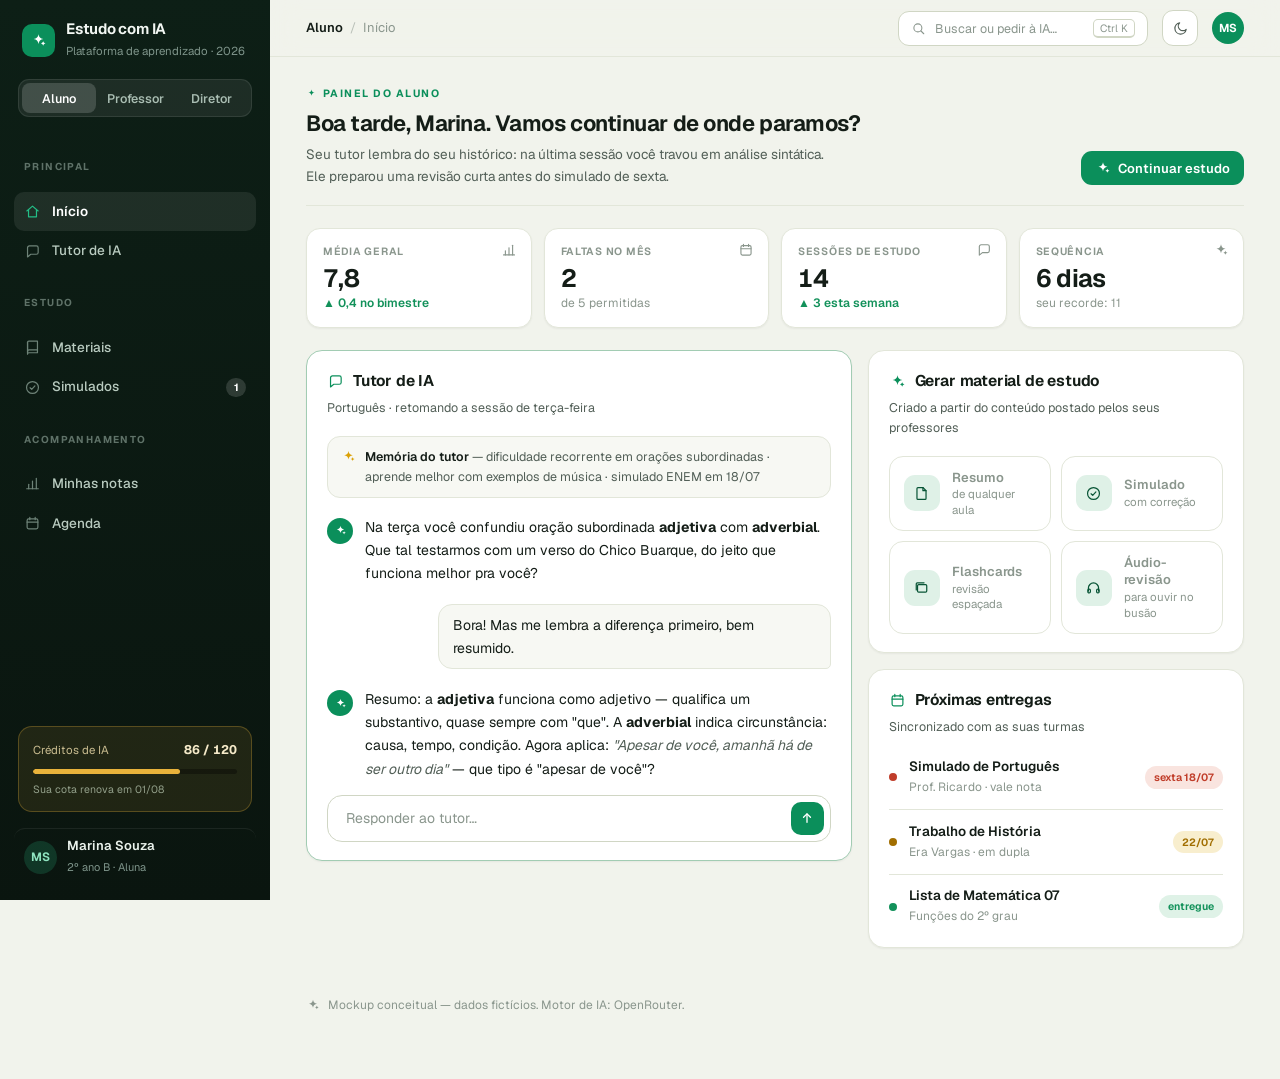
<file: mockup/app.html>
<!doctype html>
<html lang="pt-BR">
<head>
<meta charset="utf-8">
<meta name="viewport" content="width=device-width, initial-scale=1">
<title>Plataforma de Estudos com IA — Mockup</title>
<style>
@font-face{
  font-family:'Geist';
  font-style:normal;
  font-weight:300 800;
  font-display:swap;
  src:url([data-uri]) format('woff2');
}
:root{
  --canvas:#F1F3EC; --card:#FFFFFF; --card2:#F7F8F3;
  --ink:#141D17; --ink-2:#525F57; --ink-3:#8A968D;
  --line:#E2E6D9; --line-strong:#D0D6C4;
  --accent:#0B8F5B; --accent-2:#23BE87; --accent-deep:#076B43;
  --accent-soft:#DFF1E7; --accent-ink:#075435;
  --gold:#DBA106; --gold-soft:#FAF0D3; --gold-line:#EDD9A0; --gold-ink:#8A6400;
  --good:#12915A; --good-soft:#DFF2E7;
  --warn:#A16E00; --warn-soft:#F8EECE;
  --bad:#C03D2A; --bad-soft:#F9E4DF;
  --chart-mute:#D5DCCC;
  --hm0:#ECEFE5; --hm1:#CDE6D6; --hm2:#9DD1B0; --hm3:#4FAB77; --hm4:#0B8F5B;
  --shadow:0 1px 2px rgba(20,29,23,.05);
  --shadow-lift:0 3px 10px -2px rgba(20,29,23,.12);
  --ring:0 0 0 3px rgba(11,143,91,.22);
}
@media (prefers-color-scheme: dark){
  :root{
    --canvas:#0E120E; --card:#151B15; --card2:#1B221B;
    --ink:#E8ECE5; --ink-2:#A4B0A5; --ink-3:#6D796F;
    --line:#242C24; --line-strong:#333D33;
    --accent:#2FCB92; --accent-2:#6CE7BA; --accent-deep:#25A275;
    --accent-soft:#173226; --accent-ink:#8FE5C1;
      --gold:#E8B23B; --gold-soft:#322B17; --gold-line:#4A3F1D; --gold-ink:#EFCB77;
    --good:#43C48A; --good-soft:#1B382A;
    --warn:#DCA338; --warn-soft:#352E18;
    --bad:#E26A50; --bad-soft:#3B241E;
    --chart-mute:#333D33;
    --hm0:#1A211A; --hm1:#234534; --hm2:#2A6448; --hm3:#329066; --hm4:#3FD69B;
    --shadow:0 1px 2px rgba(0,0,0,.35),0 12px 30px -14px rgba(0,0,0,.5);
    --shadow-lift:0 2px 8px rgba(0,0,0,.4),0 20px 46px -16px rgba(0,0,0,.6);
    --ring:0 0 0 3px rgba(47,203,146,.28);
  }
}
:root[data-theme="light"]{
  --canvas:#F1F3EC; --card:#FFFFFF; --card2:#F7F8F3;
  --ink:#141D17; --ink-2:#525F57; --ink-3:#8A968D;
  --line:#E2E6D9; --line-strong:#D0D6C4;
  --accent:#0B8F5B; --accent-2:#23BE87; --accent-deep:#076B43;
  --accent-soft:#DFF1E7; --accent-ink:#075435;
  --gold:#DBA106; --gold-soft:#FAF0D3; --gold-line:#EDD9A0; --gold-ink:#8A6400;
  --good:#12915A; --good-soft:#DFF2E7;
  --warn:#A16E00; --warn-soft:#F8EECE;
  --bad:#C03D2A; --bad-soft:#F9E4DF;
  --chart-mute:#D5DCCC;
  --hm0:#ECEFE5; --hm1:#CDE6D6; --hm2:#9DD1B0; --hm3:#4FAB77; --hm4:#0B8F5B;
  --shadow:0 1px 2px rgba(20,29,23,.05);
  --shadow-lift:0 3px 10px -2px rgba(20,29,23,.12);
  --ring:0 0 0 3px rgba(11,143,91,.22);
}
:root[data-theme="dark"]{
  --canvas:#0E120E; --card:#151B15; --card2:#1B221B;
  --ink:#E8ECE5; --ink-2:#A4B0A5; --ink-3:#6D796F;
  --line:#242C24; --line-strong:#333D33;
  --accent:#2FCB92; --accent-2:#6CE7BA; --accent-deep:#25A275;
  --accent-soft:#173226; --accent-ink:#8FE5C1;
  --gold:#E8B23B; --gold-soft:#322B17; --gold-line:#4A3F1D; --gold-ink:#EFCB77;
  --good:#43C48A; --good-soft:#1B382A;
  --warn:#DCA338; --warn-soft:#352E18;
  --bad:#E26A50; --bad-soft:#3B241E;
  --chart-mute:#333D33;
  --hm0:#1A211A; --hm1:#234534; --hm2:#2A6448; --hm3:#329066; --hm4:#3FD69B;
  --shadow:0 1px 2px rgba(0,0,0,.3);
  --shadow-lift:0 3px 12px -2px rgba(0,0,0,.45);
  --ring:0 0 0 3px rgba(47,203,146,.28);
}

/* ── Base ─────────────────────────────────── */
*{box-sizing:border-box}
html{scroll-behavior:smooth}
html,body{height:100%}
body{
  margin:0;background:var(--canvas);color:var(--ink);
  font-family:'Geist',-apple-system,'Segoe UI',sans-serif;
  font-size:14px;line-height:1.6;
  -webkit-font-smoothing:antialiased;text-rendering:optimizeLegibility;
}
::selection{background:color-mix(in srgb,var(--accent) 26%,transparent)}
::-webkit-scrollbar{width:11px;height:11px}
::-webkit-scrollbar-track{background:transparent}
::-webkit-scrollbar-thumb{background:color-mix(in srgb,var(--ink-3) 40%,transparent);border-radius:99px;border:3px solid transparent;background-clip:content-box}
::-webkit-scrollbar-thumb:hover{background:color-mix(in srgb,var(--ink-3) 60%,transparent);border:3px solid transparent;background-clip:content-box}
button{font-family:inherit;color:inherit}
.ic{width:18px;height:18px;flex:none}
kbd{
  font-family:inherit;font-size:10.5px;color:var(--ink-3);
  border:1px solid var(--line-strong);border-bottom-width:2px;border-radius:5px;
  padding:1px 6px;background:var(--card);
}

/* ── App shell ────────────────────────────── */
.app{display:flex;min-height:100vh}

/* Sidebar — sempre escura (identidade) */
.side{
  width:270px;flex:none;color:#E6EFE9;
  background:linear-gradient(178deg,#0D1F16 0%,#0A150F 100%);
  display:flex;flex-direction:column;padding:18px 14px 14px;gap:2px;
  position:sticky;top:0;height:100vh;overflow-y:auto;
}
.side::-webkit-scrollbar-thumb{background:rgba(255,255,255,.14);border:3px solid transparent;background-clip:content-box}
.logo{display:flex;align-items:center;gap:11px;padding:2px 8px 16px}
.logo .mark{
  width:33px;height:33px;border-radius:10px;background:var(--accent);
  display:grid;place-items:center;color:#fff;flex:none;
}
.logo .mark svg{width:17px;height:17px}
.logo b{font-size:15px;font-weight:650;letter-spacing:-.015em;color:#F2F7F3;display:block;line-height:1.25}
.logo span{font-size:11.5px;color:#7E948A}

.seg{display:flex;background:rgba(255,255,255,.07);border:1px solid rgba(255,255,255,.09);border-radius:11px;padding:3px;gap:2px;margin:0 4px 16px}
.seg button{
  flex:1;border:0;background:transparent;border-radius:8px;padding:6.5px 4px;
  font-size:12.5px;font-weight:560;color:#A9BDB2;cursor:pointer;
  transition:background .15s ease,color .15s ease,box-shadow .15s ease;
}
.seg button:hover{color:#fff}
.seg button.on{background:rgba(255,255,255,.16);color:#fff}
.seg button:focus-visible{outline:2px solid var(--accent-2);outline-offset:1px}

.navlabel{font-size:10px;font-weight:700;letter-spacing:.14em;text-transform:uppercase;color:#5F7268;padding:14px 10px 6px}
.nav{display:none;flex-direction:column;gap:1px}
.nav.on{display:flex}
.nav a{
  display:flex;align-items:center;gap:11px;padding:8.5px 10px;border-radius:10px;
  color:#B9CBC0;text-decoration:none;font-size:13.5px;font-weight:500;
  transition:background .15s ease,color .15s ease;
}
.nav a .ic{width:17px;height:17px;color:#6E8378;transition:color .15s ease}
.nav a:hover{background:rgba(255,255,255,.06);color:#fff}
.nav a:hover .ic{color:#B9CBC0}
.nav a.on{background:rgba(255,255,255,.08);color:#fff;font-weight:600}
.nav a.on .ic{color:var(--accent-2)}
.nav a .badge{
  margin-left:auto;font-size:10.5px;font-weight:700;background:rgba(255,255,255,.14);
  color:#fff;border-radius:99px;padding:1px 7.5px;
}
.nav a.on .badge{background:rgba(255,255,255,.22)}
.side .spacer{flex:1;min-height:14px}

.sidecredit{
  margin:0 4px 12px;padding:13px 14px;border:1px solid rgba(232,178,59,.28);
  background:rgba(232,178,59,.1);border-radius:14px;
}
.sidecredit .row{display:flex;justify-content:space-between;align-items:baseline;font-size:11.5px;color:#C9BC90}
.sidecredit b{font-size:12.5px;color:#F4E9C8;font-variant-numeric:tabular-nums}
.sidecredit .track{height:5px;border-radius:99px;background:rgba(0,0,0,.35);margin-top:9px;overflow:hidden}
.sidecredit .track i{display:block;height:100%;border-radius:99px;background:#E8B23B}
.sidecredit .hint{font-size:10.5px;color:#93A08B;margin-top:7px}

.user{display:none;align-items:center;gap:10px;padding:9px 10px;border-radius:11px;border-top:1px solid rgba(255,255,255,.07);margin-top:2px}
.user.on{display:flex}
.user .av{
  width:33px;height:33px;border-radius:50%;flex:none;
  background:rgba(47,203,146,.18);color:#8FE5C1;
  display:grid;place-items:center;font-size:12px;font-weight:650;
}
.user b{display:block;font-size:13px;font-weight:600;line-height:1.3;color:#EAF2EC}
.user span{font-size:11px;color:#7E948A}

/* Main + topbar */
.main{flex:1;min-width:0;background:var(--canvas)}
.topbar{
  position:sticky;top:0;z-index:30;
  display:flex;align-items:center;gap:14px;
  padding:10px 36px;
  background:color-mix(in srgb,var(--canvas) 78%,transparent);
  backdrop-filter:blur(14px) saturate(160%);
  -webkit-backdrop-filter:blur(14px) saturate(160%);
  border-bottom:1px solid var(--line);
}
.crumb{font-size:13px;color:var(--ink-3);display:flex;align-items:center;gap:7px;min-width:0}
.crumb b{color:var(--ink);font-weight:600;white-space:nowrap}
.crumb .sep{opacity:.55}
.tsearch{
  margin-left:auto;display:flex;align-items:center;gap:9px;
  border:1px solid var(--line-strong);border-radius:11px;background:var(--card);
  padding:7px 12px;color:var(--ink-3);font-size:12.5px;cursor:pointer;width:250px;
  transition:border-color .15s ease,box-shadow .15s ease;
}
.tsearch:hover{border-color:var(--accent)}
.tsearch .ic{width:15px;height:15px}
.tsearch kbd{margin-left:auto}
.iconbtn{
  width:36px;height:36px;border-radius:11px;border:1px solid var(--line-strong);
  background:var(--card);display:grid;place-items:center;cursor:pointer;color:var(--ink-2);
  transition:border-color .15s ease,color .15s ease,transform .15s ease;
}
.iconbtn:hover{border-color:var(--accent);color:var(--accent)}
.iconbtn:active{transform:scale(.96)}
.iconbtn .ic{width:17px;height:17px}
.topav{
  width:32px;height:32px;border-radius:50%;flex:none;
  background:var(--accent);color:#fff;display:grid;place-items:center;
  font-size:11.5px;font-weight:650;
}

.content{max-width:1120px;margin:0 auto;padding:28px 36px 64px}

/* ── Screens & page head ──────────────────── */
.screen{display:none}
.screen.on{display:block;animation:fadeUp .32s cubic-bezier(.2,.7,.3,1)}
@keyframes fadeUp{from{opacity:0;transform:translateY(12px)}}
.phead{
  display:flex;align-items:flex-end;gap:18px;flex-wrap:wrap;
  padding-bottom:18px;margin-bottom:22px;border-bottom:1px solid var(--line);
}
.phead .tx{flex:1;min-width:280px}
.eyebrow{
  display:flex;align-items:center;gap:6px;
  font-size:10.5px;font-weight:700;letter-spacing:.14em;text-transform:uppercase;
  color:var(--accent);margin:0 0 8px;
}
h1{font-size:22px;font-weight:660;letter-spacing:-.02em;line-height:1.25;margin:0;text-wrap:balance}
.phead p.sub{color:var(--ink-2);font-size:13.5px;margin:7px 0 0;max-width:60ch}
.phead .actions{display:flex;gap:9px;flex:none;padding-bottom:2px}

/* ── Buttons ──────────────────────────────── */
.btn{
  display:inline-flex;align-items:center;gap:7px;border-radius:11px;cursor:pointer;
  font-size:13px;font-weight:600;padding:7.5px 13px;border:1px solid transparent;
  transition:filter .15s ease,background .15s ease,border-color .15s ease,transform .1s ease;
}
.btn .ic{width:16px;height:16px}
.btn-pri{background:var(--accent);color:#fff}
.btn-pri:hover{background:var(--accent-deep)}
.btn-pri:active{transform:translateY(1px)}
.btn-gho{background:var(--card);border-color:var(--line-strong);color:var(--ink)}
.btn-gho:hover{border-color:var(--accent);color:var(--accent)}
.btn:focus-visible{outline:none;box-shadow:var(--ring)}
.btn-sm{padding:5.5px 12px;font-size:12.5px;border-radius:9px}

/* ── Stat tiles ───────────────────────────── */
.tiles{display:grid;grid-template-columns:repeat(4,1fr);gap:12px;margin-bottom:22px}
.tile{
  position:relative;background:var(--card);border:1px solid var(--line);border-radius:14px;
  padding:14px 16px;box-shadow:var(--shadow);overflow:hidden;
}
.tile .tico{position:absolute;top:13px;right:14px;color:var(--ink-3)}
.tile .tico .ic{width:16px;height:16px}
.tile .lbl{font-size:10.5px;font-weight:650;letter-spacing:.07em;text-transform:uppercase;color:var(--ink-3)}
.tile .num{
  font-size:25px;font-weight:660;letter-spacing:-.025em;margin:5px 0 2px;
  font-variant-numeric:tabular-nums;line-height:1.05;
}
.tile .sub{font-size:12px;color:var(--ink-3)}
.tile .sub.up{color:var(--good);font-weight:600}
.tile .sub.down{color:var(--bad);font-weight:600}
.tile .sub.warn{color:var(--warn);font-weight:600}

/* ── Cards & layout ───────────────────────── */
.cols{display:grid;grid-template-columns:1.45fr 1fr;gap:16px;align-items:start}
.cols-rev{grid-template-columns:.9fr 1.6fr}
.stack{display:flex;flex-direction:column;gap:16px;min-width:0}
.card{
  background:var(--card);border:1px solid var(--line);border-radius:16px;
  padding:18px 20px;box-shadow:var(--shadow);min-width:0;
}
.card.hero{border-color:color-mix(in srgb,var(--accent) 30%,var(--line))}
.card>h2{font-size:15.5px;font-weight:660;letter-spacing:-.012em;margin:0;display:flex;align-items:center;gap:9px}
.card>h2 .ic{color:var(--accent);width:17px;height:17px}
.card .desc{font-size:12.5px;color:var(--ink-2);margin:4px 0 18px}
.fullcard{margin-top:16px}

/* ── Chat ─────────────────────────────────── */
.memo{
  display:flex;gap:9px;align-items:flex-start;font-size:12.5px;color:var(--ink-2);
  background:var(--card2);border:1px solid var(--line);border-radius:13px;
  padding:10px 13px;margin-bottom:18px;
}
.memo .ic{width:15px;height:15px;color:var(--gold);margin-top:2px}
.memo b{color:var(--ink);font-weight:600}
.chat{display:flex;flex-direction:column;gap:19px}
.m-ai{display:flex;gap:12px}
.m-ai .av{
  width:26px;height:26px;border-radius:50%;flex:none;background:var(--accent);
  display:grid;place-items:center;color:#fff;margin-top:2px;
}
.m-ai .av svg{width:13px;height:13px}
.m-ai .tx{font-size:14px;line-height:1.66;min-width:0}
.m-ai .tx i{color:var(--ink-2)}
.m-me{
  align-self:flex-end;max-width:78%;background:var(--card2);border:1px solid var(--line);
  border-radius:14px 14px 5px 14px;padding:9px 14px;font-size:14px;
}
.chips{display:flex;gap:8px;flex-wrap:wrap;margin-top:18px}
.chip{
  border:1px solid var(--line-strong);background:var(--card);border-radius:99px;
  padding:5.5px 14px;font-size:12.5px;font-weight:560;color:var(--ink-2);cursor:pointer;
  transition:border-color .15s ease,color .15s ease,background .15s ease;
}
.chip:hover{border-color:var(--accent);color:var(--accent)}
.chip.on{background:var(--accent-soft);border-color:var(--accent);color:var(--accent-ink)}
.composer{
  display:flex;align-items:center;gap:8px;margin-top:14px;
  border:1px solid var(--line-strong);border-radius:15px;background:var(--card);
  padding:6px 6px 6px 16px;transition:border-color .15s ease,box-shadow .15s ease;
}
.composer:focus-within{border-color:var(--accent);box-shadow:var(--ring)}
.composer input{flex:1;border:0;background:transparent;color:var(--ink);font:inherit;font-size:14px;outline:none;min-width:0}
.composer input::placeholder{color:var(--ink-3)}
.composer .send{
  width:33px;height:33px;border-radius:10px;border:0;background:var(--accent);color:#fff;
  display:grid;place-items:center;cursor:pointer;flex:none;
  transition:background .15s ease,transform .1s ease;
}
.composer .send:hover{background:var(--accent-deep)}
.composer .send:active{transform:scale(.94)}
.composer .send svg{width:16px;height:16px}

/* ── Quick actions ────────────────────────── */
.qgrid{display:grid;grid-template-columns:1fr 1fr;gap:10px}
.qa{
  display:flex;align-items:center;gap:12px;padding:13px 14px;border-radius:14px;
  border:1px solid var(--line);background:var(--card);cursor:pointer;text-align:left;
  transition:border-color .15s ease,transform .15s ease,box-shadow .15s ease;
}
.qa:hover{border-color:color-mix(in srgb,var(--accent) 50%,var(--line));transform:translateY(-1px);box-shadow:var(--shadow-lift)}
.qa .qic{
  width:36px;height:36px;border-radius:11px;flex:none;display:grid;place-items:center;
  background:var(--accent-soft);color:var(--accent-ink);
}
.qa .qic .ic{width:17px;height:17px}
.qa b{display:block;font-size:13px;font-weight:600;line-height:1.3}
.qa span{font-size:11.5px;color:var(--ink-3);display:block;line-height:1.35}

/* ── Lists / pills ────────────────────────── */
.list{list-style:none;margin:0;padding:0}
.list li{display:flex;align-items:center;gap:12px;padding:11.5px 0;border-bottom:1px solid var(--line)}
.list li:last-child{border-bottom:0;padding-bottom:2px}
.list li:first-child{padding-top:2px}
.dot{width:8px;height:8px;border-radius:50%;flex:none}
.list .tx{min-width:0;flex:1}
.list .tx b{font-size:13.5px;font-weight:600;display:block;line-height:1.35}
.list .tx span{font-size:12px;color:var(--ink-3)}
.pill{font-size:10.5px;font-weight:650;padding:3px 9px;border-radius:99px;flex:none;margin-left:auto;white-space:nowrap}
.p-ok{background:var(--good-soft);color:var(--good)}
.p-warn{background:var(--warn-soft);color:var(--warn)}
.p-bad{background:var(--bad-soft);color:var(--bad)}
.p-ia{background:var(--accent-soft);color:var(--accent-ink)}
.p-gold{background:var(--gold-soft);color:var(--gold-ink)}

/* ── Table ────────────────────────────────── */
.tablewrap{overflow-x:auto;margin:0 -6px}
table{width:100%;border-collapse:collapse;font-size:13.5px}
th{
  text-align:left;font-size:10.5px;font-weight:700;letter-spacing:.09em;text-transform:uppercase;
  color:var(--ink-3);padding:8px 12px;border-bottom:1px solid var(--line-strong);
}
td{padding:11px 12px;border-bottom:1px solid var(--line);font-variant-numeric:tabular-nums}
tbody tr{transition:background .12s ease}
tbody tr:hover{background:var(--card2)}
tr:last-child td{border-bottom:0}
td .name{font-weight:560}
.tfoot{display:flex;gap:9px;margin-top:18px;flex-wrap:wrap}

/* ── Charts ───────────────────────────────── */
.chart{
  display:flex;align-items:flex-end;gap:14px;height:140px;margin-top:8px;
  padding:0 4px;border-bottom:1px solid var(--line-strong);
  background:repeating-linear-gradient(to top,transparent 0 34px,var(--line) 34px 35px);
}
.chart .b{flex:1;display:flex;flex-direction:column;align-items:center;justify-content:flex-end;gap:8px;height:100%}
.chart .b i{
  width:100%;max-width:34px;border-radius:5px 5px 0 0;height:var(--h);
  background:var(--chart-mute);
}
.chart .b.hl i{background:var(--accent)}
.chart .b b{font-size:12px;font-weight:660;font-variant-numeric:tabular-nums;color:var(--ink-2)}
.chart .b.hl b{color:var(--accent)}
.screen.on .chart .b i{animation:growUp .65s cubic-bezier(.2,.7,.3,1) both}
@keyframes growUp{from{height:0}}
.xlabels{display:flex;gap:14px;padding:9px 4px 0}
.xlabels span{flex:1;text-align:center;font-size:11.5px;color:var(--ink-3)}

.hrow{display:grid;grid-template-columns:118px 1fr 46px;align-items:center;gap:12px;padding:7.5px 0;font-size:13px}
.hrow .hlbl{color:var(--ink-2);font-weight:560;white-space:nowrap;overflow:hidden;text-overflow:ellipsis}
.hbar{height:7px;border-radius:99px;background:color-mix(in srgb,var(--line) 60%,transparent);overflow:hidden}
.hbar i{display:block;height:100%;border-radius:99px;background:var(--accent);width:var(--w)}
.hbar.mute i{background:var(--chart-mute)}
.hbar.gold i{background:var(--gold)}
.hrow .hval{text-align:right;font-weight:660;font-variant-numeric:tabular-nums;font-size:12.5px}
.screen.on .hbar i{animation:growW .65s cubic-bezier(.2,.7,.3,1) both}
@keyframes growW{from{width:0}}

.donutwrap{display:flex;align-items:center;gap:24px;flex-wrap:wrap}
.donut{position:relative;width:152px;height:152px;flex:none}
.donut svg{width:100%;height:100%;transform:rotate(-90deg)}
.donut .ringbg{fill:none;stroke:var(--card2);stroke-width:12}
.donut .ringfg{fill:none;stroke:var(--accent);stroke-width:12;stroke-linecap:round;stroke-dasharray:351.86;stroke-dashoffset:var(--off)}
.screen.on .donut .ringfg{animation:ring 1s cubic-bezier(.2,.7,.3,1) both}
@keyframes ring{from{stroke-dashoffset:351.86}}
.donut .cent{position:absolute;inset:0;display:grid;place-items:center;text-align:center}
.donut .cent b{font-size:27px;font-weight:680;letter-spacing:-.02em;display:block;line-height:1.1}
.donut .cent span{font-size:11px;color:var(--ink-3)}
.legend{flex:1;min-width:210px}

.heat{display:grid;grid-template-columns:64px repeat(5,1fr);gap:7px;align-items:center;margin-top:6px}
.heat .hl{font-size:11.5px;color:var(--ink-3);text-align:right;padding-right:5px}
.heat .cell{height:28px;border-radius:8px;transition:transform .12s ease,box-shadow .12s ease}
.heat .cell:hover{transform:scale(1.07);box-shadow:var(--shadow)}
.h0{background:var(--hm0)}.h1{background:var(--hm1)}.h2{background:var(--hm2)}.h3{background:var(--hm3)}.h4{background:var(--hm4)}
.heatlegend{display:flex;align-items:center;gap:5px;margin-top:15px;font-size:11.5px;color:var(--ink-3)}
.heatlegend i{width:17px;height:11px;border-radius:3.5px;display:inline-block}

/* ── Agenda ───────────────────────────────── */
.week{display:grid;grid-template-columns:repeat(5,1fr);gap:11px}
.day h4{margin:0 0 9px;font-size:11px;font-weight:700;letter-spacing:.08em;text-transform:uppercase;color:var(--ink-3);text-align:center}
.day.today h4{color:var(--accent)}
.day .evs{
  display:flex;flex-direction:column;gap:9px;min-height:160px;
  border-top:2px solid var(--line);padding-top:10px;
}
.day.today .evs{border-top-color:var(--accent)}
.ev{
  border:1px solid var(--line);border-left:3px solid var(--c,var(--accent));
  background:var(--card);border-radius:11px;padding:8px 11px;font-size:12px;line-height:1.4;
  box-shadow:var(--shadow);transition:transform .15s ease,box-shadow .15s ease;
}
.ev:hover{transform:translateY(-2px);box-shadow:var(--shadow-lift)}
.ev b{display:block;font-size:12px;font-weight:600}
.ev span{color:var(--ink-3);font-size:11px}

/* ── Materiais / turmas / feed ────────────── */
.filter{display:flex;gap:8px;flex-wrap:wrap;margin-bottom:18px}
.mgrid{display:grid;grid-template-columns:repeat(3,1fr);gap:13px}
.mat{
  border:1px solid var(--line);border-radius:16px;background:var(--card);padding:16px;
  cursor:pointer;box-shadow:var(--shadow);
  transition:border-color .15s ease,transform .15s ease,box-shadow .15s ease;
}
.mat:hover{transform:translateY(-1px);box-shadow:var(--shadow-lift);border-color:color-mix(in srgb,var(--accent) 45%,var(--line))}
.mat .mic{
  width:38px;height:38px;border-radius:11px;display:grid;place-items:center;
  background:var(--accent-soft);color:var(--accent-ink);margin-bottom:12px;
}
.mat b{display:block;font-size:13.5px;font-weight:600;line-height:1.35}
.mat span{font-size:11.5px;color:var(--ink-3);display:block;margin:3px 0 10px}

.tgrid{display:grid;grid-template-columns:repeat(3,1fr);gap:13px}
.tcard{
  border:1px solid var(--line);border-radius:17px;background:var(--card);padding:18px;
  box-shadow:var(--shadow);cursor:pointer;
  transition:transform .15s ease,box-shadow .15s ease,border-color .15s ease;
}
.tcard:hover{transform:translateY(-1px);box-shadow:var(--shadow-lift);border-color:color-mix(in srgb,var(--accent) 45%,var(--line))}
.tcard .thead{display:flex;align-items:center;justify-content:space-between;margin-bottom:6px}
.tcard .tname{font-size:16px;font-weight:660;letter-spacing:-.015em}
.tcard .meta{font-size:12px;color:var(--ink-3);margin-bottom:14px}
.tcard .prog{font-size:11.5px;color:var(--ink-3);margin-top:9px;display:flex;justify-content:space-between}

.feed{display:flex;flex-direction:column;gap:13px}
.alertcard{
  display:flex;gap:15px;border:1px solid var(--line);border-radius:16px;
  background:var(--card);padding:16px 18px;box-shadow:var(--shadow);
}
.alertcard .stripe{width:4px;border-radius:99px;flex:none;background:var(--c,var(--accent))}
.alertcard .tx{flex:1;min-width:0}
.alertcard b{font-size:13.5px;font-weight:620}
.alertcard p{margin:4px 0 11px;font-size:12.5px;color:var(--ink-2)}
.alertcard .row{display:flex;gap:8px;flex-wrap:wrap}

/* ── Form mock ────────────────────────────── */
.field{margin-bottom:14px}
.field label{display:block;font-size:11px;font-weight:700;letter-spacing:.06em;text-transform:uppercase;color:var(--ink-3);margin-bottom:6px}
.selectbox{
  display:flex;align-items:center;justify-content:space-between;gap:8px;
  border:1px solid var(--line-strong);border-radius:12px;background:var(--card);
  padding:9px 13px;font-size:13.5px;cursor:pointer;
  transition:border-color .15s ease;
}
.selectbox:hover{border-color:var(--accent)}
.selectbox .ic{width:14px;height:14px;color:var(--ink-3)}
.togglerow{display:flex;align-items:center;justify-content:space-between;padding:7px 0;font-size:13px}
.tg{width:36px;height:21px;border-radius:99px;background:var(--accent);position:relative;flex:none;cursor:pointer}
.tg::after{content:"";position:absolute;top:2.5px;right:2.5px;width:17px;height:17px;border-radius:50%;background:#fff;transition:left .15s ease,right .15s ease}
.tg.off{background:var(--line-strong);box-shadow:none}
.tg.off::after{right:auto;left:2.5px}

.excerpt{
  font-size:13.5px;color:var(--ink-2);border-left:3px solid var(--accent);
  background:var(--card2);border-radius:0 13px 13px 0;
  padding:13px 15px;margin:0 0 14px;line-height:1.7;
}
.queue{list-style:none;margin:12px 0 0;padding:0;display:flex;flex-direction:column;gap:7px}
.queue button{
  display:flex;align-items:center;gap:11px;width:100%;text-align:left;
  border:1px solid var(--line);border-radius:13px;background:var(--card);
  padding:10px 13px;font-size:13px;cursor:pointer;
  transition:border-color .15s ease,background .15s ease;
}
.queue button:hover{background:var(--card2)}
.queue button.on{border-color:var(--accent);background:color-mix(in srgb,var(--accent) 7%,var(--card))}
.queue .av{width:29px;height:29px;border-radius:50%;background:var(--accent-soft);color:var(--accent-ink);display:grid;place-items:center;font-size:11px;font-weight:650;flex:none}
.queue b{font-weight:600;display:block;line-height:1.3}
.queue span{font-size:11.5px;color:var(--ink-3)}

.rrow{display:flex;align-items:center;gap:13px;padding:13px 4px;border-bottom:1px solid var(--line)}
.rrow:last-child{border-bottom:0}
.rrow .mic{width:36px;height:36px;border-radius:11px;background:var(--accent-soft);color:var(--accent-ink);display:grid;place-items:center;flex:none}
.rrow b{display:block;font-size:13.5px;font-weight:600;line-height:1.3}
.rrow span{font-size:11.5px;color:var(--ink-3)}
.rrow .end{margin-left:auto;display:flex;align-items:center;gap:9px}

footer{margin-top:48px;font-size:12px;color:var(--ink-3);display:flex;gap:8px;align-items:center}
footer .ic{width:14px;height:14px}

@media (max-width:1000px){
  .app{flex-direction:column}
  .side{width:100%;height:auto;position:static;flex-direction:row;flex-wrap:wrap;align-items:center;padding:12px 16px;overflow:visible}
  .side .navlabel,.side .spacer,.side .sidecredit,.side .user{display:none}
  .side .nav.on{display:flex;flex-direction:row;overflow-x:auto;width:100%;order:9;padding-top:10px}
  .side .nav a{white-space:nowrap}
  .logo{padding-bottom:0}
  .seg{margin:0 0 0 auto;width:auto}
  .seg button{padding:6px 13px}
  .topbar{padding:11px 16px}
  .tsearch{width:auto;flex:1}
  .content{padding:24px 16px 52px}
  .tiles{grid-template-columns:repeat(2,1fr)}
  .cols,.cols-rev{grid-template-columns:1fr}
  .mgrid,.tgrid{grid-template-columns:1fr 1fr}
  .week{grid-template-columns:repeat(2,1fr)}
}
@media (max-width:600px){.mgrid,.tgrid,.qgrid,.week{grid-template-columns:1fr}.crumb{display:none}}
@media (prefers-reduced-motion: reduce){
  *{animation:none!important;transition:none!important}
  html{scroll-behavior:auto}
}
</style>

<svg width="0" height="0" style="position:absolute" aria-hidden="true">
  <defs>
    <symbol id="i-spark" viewBox="0 0 24 24"><path fill="currentColor" d="M12 3.2c.62 4.1 2.7 6.18 6.8 6.8-4.1.62-6.18 2.7-6.8 6.8-.62-4.1-2.7-6.18-6.8-6.8 4.1-.62 6.18-2.7 6.8-6.8Zm6.6 9.6c.3 2 1.3 3 3.3 3.3-2 .3-3 1.3-3.3 3.3-.3-2-1.3-3-3.3-3.3 2-.3 3-1.3 3.3-3.3Z"/></symbol>
    <symbol id="i-home" viewBox="0 0 24 24" fill="none" stroke="currentColor" stroke-width="1.7" stroke-linecap="round" stroke-linejoin="round"><path d="M4 11.2 12 4.4l8 6.8"/><path d="M6.4 10.2v9.3h11.2v-9.3"/></symbol>
    <symbol id="i-chat" viewBox="0 0 24 24" fill="none" stroke="currentColor" stroke-width="1.7" stroke-linecap="round" stroke-linejoin="round"><path d="M20 13.3a2.6 2.6 0 0 1-2.6 2.6H9.6L5 19.7V6.8a2.6 2.6 0 0 1 2.6-2.6h9.8A2.6 2.6 0 0 1 20 6.8Z"/></symbol>
    <symbol id="i-doc" viewBox="0 0 24 24" fill="none" stroke="currentColor" stroke-width="1.7" stroke-linecap="round" stroke-linejoin="round"><path d="M7 3.6h7l4.4 4.4v11a1.4 1.4 0 0 1-1.4 1.4H7A1.4 1.4 0 0 1 5.6 19V5A1.4 1.4 0 0 1 7 3.6Z"/><path d="M14 3.6V8h4.4"/></symbol>
    <symbol id="i-check" viewBox="0 0 24 24" fill="none" stroke="currentColor" stroke-width="1.7" stroke-linecap="round" stroke-linejoin="round"><circle cx="12" cy="12" r="8.4"/><path d="m8.6 12.4 2.3 2.3 4.5-4.9"/></symbol>
    <symbol id="i-chart" viewBox="0 0 24 24" fill="none" stroke="currentColor" stroke-width="1.7" stroke-linecap="round"><path d="M3.8 19.4h16.4"/><path d="M6.6 19.4v-6.2"/><path d="M12 19.4V8.6"/><path d="M17.4 19.4V4.8"/></symbol>
    <symbol id="i-cal" viewBox="0 0 24 24" fill="none" stroke="currentColor" stroke-width="1.7" stroke-linecap="round"><rect x="4.4" y="5.4" width="15.2" height="14.2" rx="2.2"/><path d="M8.2 3.4v3.2M15.8 3.4v3.2M4.4 10.2h15.2"/></symbol>
    <symbol id="i-users" viewBox="0 0 24 24" fill="none" stroke="currentColor" stroke-width="1.7" stroke-linecap="round"><circle cx="9.4" cy="8.4" r="3.1"/><path d="M4.4 19.2c.5-3 2.5-4.6 5-4.6s4.5 1.6 5 4.6"/><path d="M15.4 5.7a3.1 3.1 0 0 1 0 5.5"/><path d="M17.3 14.7c1.7.7 2.8 2.1 3.2 4.4"/></symbol>
    <symbol id="i-coin" viewBox="0 0 24 24" fill="none" stroke="currentColor" stroke-width="1.7"><circle cx="12" cy="12" r="8.2"/><circle cx="12" cy="12" r="3.6"/></symbol>
    <symbol id="i-send" viewBox="0 0 24 24" fill="none" stroke="currentColor" stroke-width="2" stroke-linecap="round" stroke-linejoin="round"><path d="M12 18.5V6"/><path d="m6.8 11 5.2-5.2L17.2 11"/></symbol>
    <symbol id="i-alert" viewBox="0 0 24 24" fill="none" stroke="currentColor" stroke-width="1.7" stroke-linecap="round" stroke-linejoin="round"><path d="M12 4.6 21 19.4H3Z"/><path d="M12 10.2v4"/><path d="M12 16.8v.1"/></symbol>
    <symbol id="i-cards" viewBox="0 0 24 24" fill="none" stroke="currentColor" stroke-width="1.7" stroke-linecap="round" stroke-linejoin="round"><rect x="6.4" y="8" width="13" height="10.4" rx="1.6"/><path d="M4.6 15.4V6.8a1.4 1.4 0 0 1 1.4-1.4h9.6"/></symbol>
    <symbol id="i-audio" viewBox="0 0 24 24" fill="none" stroke="currentColor" stroke-width="1.7" stroke-linecap="round" stroke-linejoin="round"><path d="M4.8 17v-4.2a7.2 7.2 0 0 1 14.4 0V17"/><rect x="4" y="14.4" width="3.6" height="5.2" rx="1.6"/><rect x="16.4" y="14.4" width="3.6" height="5.2" rx="1.6"/></symbol>
    <symbol id="i-pen" viewBox="0 0 24 24" fill="none" stroke="currentColor" stroke-width="1.7" stroke-linecap="round" stroke-linejoin="round"><path d="m14.5 5.5 4 4L8 20l-4.6.6L4 16Z"/><path d="m12.8 7.2 4 4"/></symbol>
    <symbol id="i-book" viewBox="0 0 24 24" fill="none" stroke="currentColor" stroke-width="1.7" stroke-linecap="round" stroke-linejoin="round"><path d="M5 4.8A1.8 1.8 0 0 1 6.8 3H19v16.4H7a2 2 0 0 0-2 2Z"/><path d="M5 19.4V4.8"/><path d="M19 15.4H7a2 2 0 0 0-2 2"/></symbol>
    <symbol id="i-search" viewBox="0 0 24 24" fill="none" stroke="currentColor" stroke-width="1.7" stroke-linecap="round"><circle cx="11" cy="11" r="6.4"/><path d="m16 16 4.4 4.4"/></symbol>
    <symbol id="i-chev" viewBox="0 0 24 24" fill="none" stroke="currentColor" stroke-width="2" stroke-linecap="round" stroke-linejoin="round"><path d="m8 10 4 4 4-4"/></symbol>
    <symbol id="i-download" viewBox="0 0 24 24" fill="none" stroke="currentColor" stroke-width="1.7" stroke-linecap="round" stroke-linejoin="round"><path d="M12 4.5V15"/><path d="m7 10.5 5 5 5-5"/><path d="M4.5 19.5h15"/></symbol>
    <symbol id="i-clock" viewBox="0 0 24 24" fill="none" stroke="currentColor" stroke-width="1.7" stroke-linecap="round"><circle cx="12" cy="12" r="8.4"/><path d="M12 7.4V12l3.2 2"/></symbol>
    <symbol id="i-sliders" viewBox="0 0 24 24" fill="none" stroke="currentColor" stroke-width="1.7" stroke-linecap="round"><path d="M5 8h14M5 16h14"/><circle cx="9" cy="8" r="2.1" fill="var(--card)"/><circle cx="15" cy="16" r="2.1" fill="var(--card)"/></symbol>
    <symbol id="i-sun" viewBox="0 0 24 24" fill="none" stroke="currentColor" stroke-width="1.7" stroke-linecap="round"><circle cx="12" cy="12" r="4.2"/><path d="M12 3.2v2M12 18.8v2M3.2 12h2M18.8 12h2M5.7 5.7l1.4 1.4M16.9 16.9l1.4 1.4M18.3 5.7l-1.4 1.4M7.1 16.9l-1.4 1.4"/></symbol>
    <symbol id="i-moon" viewBox="0 0 24 24" fill="none" stroke="currentColor" stroke-width="1.7" stroke-linecap="round" stroke-linejoin="round"><path d="M20 13.2A8 8 0 1 1 10.8 4 6.4 6.4 0 0 0 20 13.2Z"/></symbol>
  </defs>
</svg>

<div class="app">
<aside class="side">
  <div class="logo">
    <span class="mark"><svg><use href="#i-spark"/></svg></span>
    <div><b>Estudo com IA</b><span>Plataforma de aprendizado · 2026</span></div>
  </div>

  <div class="seg" role="tablist" aria-label="Perfil">
    <button class="on" data-v="aluno">Aluno</button>
    <button data-v="prof">Professor</button>
    <button data-v="dir">Diretor</button>
  </div>

  <nav class="nav on" id="nav-aluno">
    <p class="navlabel">Principal</p>
    <a href="#" class="on" data-s="inicio"><svg class="ic"><use href="#i-home"/></svg>Início</a>
    <a href="#" data-s="tutor"><svg class="ic"><use href="#i-chat"/></svg>Tutor de IA</a>
    <p class="navlabel">Estudo</p>
    <a href="#" data-s="materiais"><svg class="ic"><use href="#i-book"/></svg>Materiais</a>
    <a href="#" data-s="simulados"><svg class="ic"><use href="#i-check"/></svg>Simulados<span class="badge">1</span></a>
    <p class="navlabel">Acompanhamento</p>
    <a href="#" data-s="notas"><svg class="ic"><use href="#i-chart"/></svg>Minhas notas</a>
    <a href="#" data-s="agenda"><svg class="ic"><use href="#i-cal"/></svg>Agenda</a>
  </nav>

  <nav class="nav" id="nav-prof">
    <p class="navlabel">Principal</p>
    <a href="#" class="on" data-s="inicio"><svg class="ic"><use href="#i-home"/></svg>Início</a>
    <a href="#" data-s="turmas"><svg class="ic"><use href="#i-users"/></svg>Turmas</a>
    <p class="navlabel">Ensino</p>
    <a href="#" data-s="avaliacoes"><svg class="ic"><use href="#i-pen"/></svg>Avaliações</a>
    <a href="#" data-s="correcao"><svg class="ic"><use href="#i-check"/></svg>Correção<span class="badge">6</span></a>
    <a href="#" data-s="acervo"><svg class="ic"><use href="#i-book"/></svg>Acervo</a>
    <p class="navlabel">Inteligência</p>
    <a href="#" data-s="alertas"><svg class="ic"><use href="#i-spark"/></svg>Alertas da IA</a>
  </nav>

  <nav class="nav" id="nav-dir">
    <p class="navlabel">Principal</p>
    <a href="#" class="on" data-s="visao"><svg class="ic"><use href="#i-home"/></svg>Visão geral</a>
    <p class="navlabel">Análise</p>
    <a href="#" data-s="desempenho"><svg class="ic"><use href="#i-chart"/></svg>Desempenho</a>
    <a href="#" data-s="frequencia"><svg class="ic"><use href="#i-cal"/></svg>Frequência</a>
    <p class="navlabel">Gestão</p>
    <a href="#" data-s="creditos"><svg class="ic"><use href="#i-coin"/></svg>Créditos de IA</a>
    <a href="#" data-s="relatorios"><svg class="ic"><use href="#i-doc"/></svg>Relatórios</a>
    <a href="#" data-s="equipe"><svg class="ic"><use href="#i-users"/></svg>Equipe</a>
  </nav>

  <div class="spacer"></div>

  <div class="sidecredit">
    <div class="row"><span>Créditos de IA</span><b id="cred-num">86 / 120</b></div>
    <div class="track"><i id="cred-bar" style="width:72%"></i></div>
    <div class="hint" id="cred-hint">Sua cota renova em 01/08</div>
  </div>

  <div class="user on" id="user-aluno"><span class="av">MS</span><div><b>Marina Souza</b><span>2º ano B · Aluna</span></div></div>
  <div class="user" id="user-prof"><span class="av">RA</span><div><b>Ricardo Almeida</b><span>Português · Professor</span></div></div>
  <div class="user" id="user-dir"><span class="av">CN</span><div><b>Cláudia Nunes</b><span>Direção</span></div></div>
</aside>

<main class="main">
  <div class="topbar">
    <span class="crumb"><b id="crumb-p">Aluno</b><span class="sep">/</span><span id="crumb-s">Início</span></span>
    <button class="tsearch"><svg class="ic"><use href="#i-search"/></svg>Buscar ou pedir à IA…<kbd>Ctrl K</kbd></button>
    <button class="iconbtn" id="themebtn" aria-label="Alternar tema"><svg class="ic" id="theme-ic"><use href="#i-moon"/></svg></button>
    <span class="topav" id="topav">MS</span>
  </div>
  <div class="content">

<!-- ════════════ ALUNO · INÍCIO ════════════ -->
<section class="screen on" id="s-aluno-inicio">
  <div class="phead">
    <div class="tx">
      <p class="eyebrow"><svg width="11" height="11" viewBox="0 0 24 24" fill="currentColor"><path d="M12 3.2c.62 4.1 2.7 6.18 6.8 6.8-4.1.62-6.18 2.7-6.8 6.8-.62-4.1-2.7-6.18-6.8-6.8 4.1-.62 6.18-2.7 6.8-6.8Z"/></svg>Painel do aluno</p>
      <h1>Boa tarde, Marina. Vamos continuar de onde paramos?</h1>
      <p class="sub">Seu tutor lembra do seu histórico: na última sessão você travou em análise sintática. Ele preparou uma revisão curta antes do simulado de sexta.</p>
    </div>
    <div class="actions"><button class="btn btn-pri" data-go="tutor"><svg class="ic"><use href="#i-spark"/></svg>Continuar estudo</button></div>
  </div>
  <div class="tiles">
    <div class="tile"><span class="tico"><svg class="ic"><use href="#i-chart"/></svg></span><div class="lbl">Média geral</div><div class="num">7,8</div><div class="sub up">▲ 0,4 no bimestre</div></div>
    <div class="tile"><span class="tico"><svg class="ic"><use href="#i-cal"/></svg></span><div class="lbl">Faltas no mês</div><div class="num">2</div><div class="sub">de 5 permitidas</div></div>
    <div class="tile"><span class="tico"><svg class="ic"><use href="#i-chat"/></svg></span><div class="lbl">Sessões de estudo</div><div class="num">14</div><div class="sub up">▲ 3 esta semana</div></div>
    <div class="tile"><span class="tico"><svg class="ic"><use href="#i-spark"/></svg></span><div class="lbl">Sequência</div><div class="num">6 dias</div><div class="sub">seu recorde: 11</div></div>
  </div>
  <div class="cols">
    <div class="card hero">
      <h2><svg class="ic"><use href="#i-chat"/></svg>Tutor de IA</h2>
      <p class="desc">Português · retomando a sessão de terça-feira</p>
      <div class="memo"><svg class="ic"><use href="#i-spark"/></svg><span><b>Memória do tutor</b> — dificuldade recorrente em orações subordinadas · aprende melhor com exemplos de música · simulado ENEM em 18/07</span></div>
      <div class="chat">
        <div class="m-ai"><span class="av"><svg><use href="#i-spark"/></svg></span>
          <div class="tx">Na terça você confundiu oração subordinada <b>adjetiva</b> com <b>adverbial</b>. Que tal testarmos com um verso do Chico Buarque, do jeito que funciona melhor pra você?</div></div>
        <div class="m-me">Bora! Mas me lembra a diferença primeiro, bem resumido.</div>
        <div class="m-ai"><span class="av"><svg><use href="#i-spark"/></svg></span>
          <div class="tx">Resumo: a <b>adjetiva</b> funciona como adjetivo — qualifica um substantivo, quase sempre com "que". A <b>adverbial</b> indica circunstância: causa, tempo, condição. Agora aplica: <i>"Apesar de você, amanhã há de ser outro dia"</i> — que tipo é "apesar de você"?</div></div>
      </div>
      <div class="composer"><input placeholder="Responder ao tutor…" aria-label="Mensagem para o tutor"><button class="send" aria-label="Enviar"><svg><use href="#i-send"/></svg></button></div>
    </div>
    <div class="stack">
      <div class="card">
        <h2><svg class="ic"><use href="#i-spark"/></svg>Gerar material de estudo</h2>
        <p class="desc">Criado a partir do conteúdo postado pelos seus professores</p>
        <div class="qgrid">
          <button class="qa"><span class="qic"><svg class="ic"><use href="#i-doc"/></svg></span><span><b>Resumo</b><span>de qualquer aula</span></span></button>
          <button class="qa" data-go="simulados"><span class="qic"><svg class="ic"><use href="#i-check"/></svg></span><span><b>Simulado</b><span>com correção</span></span></button>
          <button class="qa"><span class="qic"><svg class="ic"><use href="#i-cards"/></svg></span><span><b>Flashcards</b><span>revisão espaçada</span></span></button>
          <button class="qa"><span class="qic"><svg class="ic"><use href="#i-audio"/></svg></span><span><b>Áudio-revisão</b><span>para ouvir no busão</span></span></button>
        </div>
      </div>
      <div class="card">
        <h2><svg class="ic"><use href="#i-cal"/></svg>Próximas entregas</h2>
        <p class="desc">Sincronizado com as suas turmas</p>
        <ul class="list">
          <li><span class="dot" style="background:var(--bad)"></span><div class="tx"><b>Simulado de Português</b><span>Prof. Ricardo · vale nota</span></div><span class="pill p-bad">sexta 18/07</span></li>
          <li><span class="dot" style="background:var(--warn)"></span><div class="tx"><b>Trabalho de História</b><span>Era Vargas · em dupla</span></div><span class="pill p-warn">22/07</span></li>
          <li><span class="dot" style="background:var(--good)"></span><div class="tx"><b>Lista de Matemática 07</b><span>Funções do 2º grau</span></div><span class="pill p-ok">entregue</span></li>
        </ul>
      </div>
    </div>
  </div>
</section>

<!-- ════════════ ALUNO · TUTOR ════════════ -->
<section class="screen" id="s-aluno-tutor">
  <div class="phead">
    <div class="tx">
      <p class="eyebrow">Tutor de IA</p>
      <h1>Sessão de estudo — Português</h1>
      <p class="sub">O tutor conhece seu histórico e adapta a explicação ao seu jeito de aprender. Troque de matéria a qualquer momento.</p>
    </div>
    <div class="actions"><button class="btn btn-gho"><svg class="ic"><use href="#i-clock"/></svg>Sessões anteriores</button></div>
  </div>
  <div class="chips" style="margin:0 0 18px">
    <button class="chip on">Português</button><button class="chip">Matemática</button><button class="chip">História</button><button class="chip">Química</button><button class="chip">Redação</button>
  </div>
  <div class="cols">
    <div class="card hero">
      <div class="chat">
        <div class="m-ai"><span class="av"><svg><use href="#i-spark"/></svg></span>
          <div class="tx">Pergunta de aquecimento, no seu estilo: <i>"Apesar de você, amanhã há de ser outro dia"</i> — "apesar de você" é adjetiva ou adverbial?</div></div>
        <div class="m-me">Adverbial! Indica concessão, né?</div>
        <div class="m-ai"><span class="av"><svg><use href="#i-spark"/></svg></span>
          <div class="tx">Exato, <b>adverbial concessiva</b>. Você acertou 4 das últimas 5 — isso já saiu da sua lista de dificuldades. Quer subir o nível com uma questão estilo ENEM ou revisar <b>orações reduzidas</b>, que ainda estão pendentes?</div></div>
        <div class="m-me">Vai de ENEM. Se eu errar, a gente volta pra teoria.</div>
        <div class="m-ai"><span class="av"><svg><use href="#i-spark"/></svg></span>
          <div class="tx"><b>(ENEM 2023, adaptada)</b> No trecho <i>"Caminhando contra o vento, sem lenço e sem documento"</i>, a oração destacada é reduzida de gerúndio com valor de…<br>a) causa &nbsp;b) modo &nbsp;c) condição &nbsp;d) tempo</div></div>
      </div>
      <div class="chips">
        <button class="chip">Me explica de novo</button><button class="chip">Dá uma dica</button><button class="chip">Gerar 3 parecidas</button>
      </div>
      <div class="composer"><input placeholder="Sua resposta…" aria-label="Resposta"><button class="send" aria-label="Enviar"><svg><use href="#i-send"/></svg></button></div>
    </div>
    <div class="stack">
      <div class="card">
        <h2><svg class="ic"><use href="#i-spark"/></svg>O que o tutor lembra</h2>
        <p class="desc">Memória persistente — você pode editar</p>
        <ul class="list">
          <li><span class="dot" style="background:var(--warn)"></span><div class="tx"><b>Orações reduzidas</b><span>dificuldade ativa · 3 sessões</span></div></li>
          <li><span class="dot" style="background:var(--good)"></span><div class="tx"><b>Subordinadas adjetivas</b><span>superada em 15/07</span></div></li>
          <li><span class="dot" style="background:var(--accent)"></span><div class="tx"><b>Aprende com música</b><span>preferência de estilo</span></div></li>
          <li><span class="dot" style="background:var(--accent)"></span><div class="tx"><b>Meta: ENEM 2027</b><span>foco em linguagens</span></div></li>
        </ul>
      </div>
      <div class="card">
        <h2><svg class="ic"><use href="#i-clock"/></svg>Últimas sessões</h2>
        <ul class="list">
          <li><div class="tx"><b>Análise sintática II</b><span>ter 15/07 · 28 min</span></div><span class="pill p-ok">4/5</span></li>
          <li><div class="tx"><b>Funções do 2º grau</b><span>seg 14/07 · 35 min</span></div><span class="pill p-warn">2/5</span></li>
          <li><div class="tx"><b>Era Vargas — revisão</b><span>sáb 12/07 · 19 min</span></div><span class="pill p-ok">5/5</span></li>
        </ul>
      </div>
    </div>
  </div>
</section>

<!-- ════════════ ALUNO · MATERIAIS ════════════ -->
<section class="screen" id="s-aluno-materiais">
  <div class="phead">
    <div class="tx">
      <p class="eyebrow">Materiais</p>
      <h1>Biblioteca da Marina</h1>
      <p class="sub">Tudo que os professores postaram e tudo que a IA gerou para você, em um só lugar.</p>
    </div>
    <div class="actions"><button class="btn btn-pri"><svg class="ic"><use href="#i-spark"/></svg>Gerar novo material</button></div>
  </div>
  <div class="filter">
    <button class="chip on">Todos</button><button class="chip">Português</button><button class="chip">Matemática</button><button class="chip">História</button><button class="chip">Gerados pela IA</button>
  </div>
  <div class="mgrid">
    <div class="mat"><span class="mic"><svg class="ic"><use href="#i-doc"/></svg></span><b>Resumo — Orações subordinadas</b><span>Português · gerado ontem</span><span class="pill p-ia">gerado por IA</span></div>
    <div class="mat"><span class="mic"><svg class="ic"><use href="#i-book"/></svg></span><b>Apostila — Análise sintática</b><span>Prof. Ricardo · 10/07</span><span class="pill p-ok">da turma</span></div>
    <div class="mat"><span class="mic"><svg class="ic"><use href="#i-cards"/></svg></span><b>Flashcards — Era Vargas</b><span>História · 32 cartões</span><span class="pill p-ia">gerado por IA</span></div>
    <div class="mat"><span class="mic"><svg class="ic"><use href="#i-audio"/></svg></span><b>Áudio — Funções do 2º grau</b><span>Matemática · 8 min</span><span class="pill p-ia">gerado por IA</span></div>
    <div class="mat"><span class="mic"><svg class="ic"><use href="#i-book"/></svg></span><b>Slides — Química orgânica</b><span>Profa. Helena · 08/07</span><span class="pill p-ok">da turma</span></div>
    <div class="mat"><span class="mic"><svg class="ic"><use href="#i-doc"/></svg></span><b>Guia de redação ENEM</b><span>Redação · modelo nota 1000</span><span class="pill p-ok">da turma</span></div>
  </div>
</section>

<!-- ════════════ ALUNO · SIMULADOS ════════════ -->
<section class="screen" id="s-aluno-simulados">
  <div class="phead">
    <div class="tx">
      <p class="eyebrow">Simulados</p>
      <h1>Treine antes da prova valer nota</h1>
      <p class="sub">Simulados oficiais dos professores e ilimitados gerados pela IA — sempre com correção comentada na hora.</p>
    </div>
  </div>
  <div class="cols">
    <div class="stack">
      <div class="card hero">
        <h2><svg class="ic"><use href="#i-alert"/></svg>Próximo simulado oficial</h2>
        <p class="desc">Marcado pelo Prof. Ricardo · vale nota</p>
        <div style="display:flex;align-items:center;justify-content:space-between;gap:14px;flex-wrap:wrap">
          <div>
            <div style="font-size:19px;font-weight:660;letter-spacing:-.018em">Simulado de Português — ENEM</div>
            <div style="font-size:12.5px;color:var(--ink-3);margin-top:3px">45 questões · 2h30 · conteúdo do 1º semestre</div>
          </div>
          <span class="pill p-bad" style="font-size:12px;padding:7px 13px">sexta, 18/07 · 14h</span>
        </div>
        <div class="tfoot"><button class="btn btn-pri" data-go="tutor"><svg class="ic"><use href="#i-spark"/></svg>Revisar com o tutor</button><button class="btn btn-gho">Ver conteúdo cobrado</button></div>
      </div>
      <div class="card">
        <h2><svg class="ic"><use href="#i-chart"/></svg>Histórico</h2>
        <p class="desc">Seus últimos simulados gerados pela IA</p>
        <div class="hrow"><span class="hlbl">Português · 15/07</span><span class="hbar"><i style="--w:80%"></i></span><span class="hval">8,0</span></div>
        <div class="hrow"><span class="hlbl">Matemática · 14/07</span><span class="hbar"><i style="--w:55%"></i></span><span class="hval">5,5</span></div>
        <div class="hrow"><span class="hlbl">História · 12/07</span><span class="hbar"><i style="--w:90%"></i></span><span class="hval">9,0</span></div>
        <div class="hrow"><span class="hlbl">Português · 09/07</span><span class="hbar"><i style="--w:70%"></i></span><span class="hval">7,0</span></div>
      </div>
    </div>
    <div class="card">
      <h2><svg class="ic"><use href="#i-spark"/></svg>Gerar simulado com IA</h2>
      <p class="desc">Personalizado com base nas suas dificuldades</p>
      <div class="field"><label>Matéria</label><div class="selectbox">Português<svg class="ic"><use href="#i-chev"/></svg></div></div>
      <div class="field"><label>Estilo</label><div class="selectbox">ENEM — múltipla escolha<svg class="ic"><use href="#i-chev"/></svg></div></div>
      <div class="field"><label>Questões</label><div class="selectbox">15 questões · ~40 min<svg class="ic"><use href="#i-chev"/></svg></div></div>
      <div class="togglerow"><span>Focar nas minhas dificuldades</span><span class="tg"></span></div>
      <div class="togglerow"><span>Correção comentada</span><span class="tg"></span></div>
      <div class="tfoot" style="margin-top:10px"><button class="btn btn-pri" style="width:100%;justify-content:center"><svg class="ic"><use href="#i-spark"/></svg>Gerar simulado · 4 créditos</button></div>
    </div>
  </div>
</section>

<!-- ════════════ ALUNO · NOTAS ════════════ -->
<section class="screen" id="s-aluno-notas">
  <div class="phead">
    <div class="tx">
      <p class="eyebrow">Minhas notas</p>
      <h1>Boletim em tempo real</h1>
      <p class="sub">Notas lançadas pelos professores, evolução por bimestre e onde a IA sugere reforço.</p>
    </div>
    <div class="actions"><button class="btn btn-gho"><svg class="ic"><use href="#i-download"/></svg>Baixar boletim</button></div>
  </div>
  <div class="cols">
    <div class="card">
      <h2><svg class="ic"><use href="#i-chart"/></svg>Média por matéria</h2>
      <p class="desc">2º bimestre · meta da escola: 7,0</p>
      <div class="hrow"><span class="hlbl">História</span><span class="hbar"><i style="--w:92%"></i></span><span class="hval">9,2</span></div>
      <div class="hrow"><span class="hlbl">Português</span><span class="hbar"><i style="--w:84%"></i></span><span class="hval">8,4</span></div>
      <div class="hrow"><span class="hlbl">Biologia</span><span class="hbar"><i style="--w:78%"></i></span><span class="hval">7,8</span></div>
      <div class="hrow"><span class="hlbl">Química</span><span class="hbar"><i style="--w:71%"></i></span><span class="hval">7,1</span></div>
      <div class="hrow"><span class="hlbl">Matemática</span><span class="hbar gold"><i style="--w:58%"></i></span><span class="hval">5,8</span></div>
      <div class="memo" style="margin:16px 0 0"><svg class="ic"><use href="#i-spark"/></svg><span><b>Sugestão da IA</b> — Matemática abaixo da meta: 3 sessões de reforço em funções cobrem 70% dos seus erros recentes.</span></div>
    </div>
    <div class="stack">
      <div class="card">
        <h2><svg class="ic"><use href="#i-chart"/></svg>Evolução da média geral</h2>
        <p class="desc">Últimos quatro bimestres</p>
        <div class="chart" style="height:122px">
          <div class="b"><b>6,9</b><i style="--h:55%"></i></div>
          <div class="b"><b>7,1</b><i style="--h:61%"></i></div>
          <div class="b"><b>7,4</b><i style="--h:68%"></i></div>
          <div class="b hl"><b>7,8</b><i style="--h:78%"></i></div>
        </div>
        <div class="xlabels"><span>3º/25</span><span>4º/25</span><span>1º/26</span><span>2º/26</span></div>
      </div>
      <div class="card">
        <h2><svg class="ic"><use href="#i-doc"/></svg>Últimos lançamentos</h2>
        <ul class="list">
          <li><div class="tx"><b>Prova — Era Vargas</b><span>História · 11/07</span></div><span class="pill p-ok">9,5</span></li>
          <li><div class="tx"><b>Lista 06 — Funções</b><span>Matemática · 08/07</span></div><span class="pill p-warn">5,0</span></li>
          <li><div class="tx"><b>Redação — Meio ambiente</b><span>Português · 04/07</span></div><span class="pill p-ok">8,0</span></li>
        </ul>
      </div>
    </div>
  </div>
</section>

<!-- ════════════ ALUNO · AGENDA ════════════ -->
<section class="screen" id="s-aluno-agenda">
  <div class="phead">
    <div class="tx">
      <p class="eyebrow">Agenda</p>
      <h1>Semana de 14 a 18 de julho</h1>
      <p class="sub">Provas, entregas e sessões de estudo sugeridas pela IA nos seus horários livres.</p>
    </div>
    <div class="actions"><button class="btn btn-gho">Semana anterior</button><button class="btn btn-gho">Próxima semana</button></div>
  </div>
  <div class="card">
    <div class="week">
      <div class="day"><h4>Seg 14</h4><div class="evs">
        <div class="ev" style="--c:var(--accent)"><b>Sessão com tutor</b><span>Matemática · 17h30</span></div>
      </div></div>
      <div class="day"><h4>Ter 15</h4><div class="evs">
        <div class="ev" style="--c:var(--accent)"><b>Sessão com tutor</b><span>Português · 18h</span></div>
        <div class="ev" style="--c:var(--warn)"><b>Lista de Química</b><span>entrega até 23h59</span></div>
      </div></div>
      <div class="day today"><h4>Qua 16 · hoje</h4><div class="evs">
        <div class="ev" style="--c:var(--gold)"><b>Monitoria de Mat.</b><span>presencial · 15h</span></div>
      </div></div>
      <div class="day"><h4>Qui 17</h4><div class="evs">
        <div class="ev" style="--c:var(--accent)"><b>Revisão sugerida</b><span>IA · véspera do simulado</span></div>
      </div></div>
      <div class="day"><h4>Sex 18</h4><div class="evs">
        <div class="ev" style="--c:var(--bad)"><b>Simulado Português</b><span>14h · sala 12 · vale nota</span></div>
        <div class="ev" style="--c:var(--warn)"><b>Trab. História</b><span>lembrete: entrega ter 22</span></div>
      </div></div>
    </div>
  </div>
</section>

<!-- ════════════ PROF · INÍCIO ════════════ -->
<section class="screen" id="s-prof-inicio">
  <div class="phead">
    <div class="tx">
      <p class="eyebrow">Painel do professor · Português</p>
      <h1>Prof. Ricardo, a correção do Simulado 03 está 92% pronta.</h1>
      <p class="sub">A IA corrigiu as objetivas e sugeriu notas para as dissertativas usando a sua rubrica. Faltam 6 redações para a sua revisão.</p>
    </div>
    <div class="actions"><button class="btn btn-gho" data-go="avaliacoes"><svg class="ic"><use href="#i-pen"/></svg>Nova avaliação</button><button class="btn btn-pri" data-go="correcao"><svg class="ic"><use href="#i-check"/></svg>Revisar pendentes</button></div>
  </div>
  <div class="tiles">
    <div class="tile"><span class="tico"><svg class="ic"><use href="#i-pen"/></svg></span><div class="lbl">Redações na fila</div><div class="num">6</div><div class="sub warn">aguardam sua revisão</div></div>
    <div class="tile"><span class="tico"><svg class="ic"><use href="#i-chart"/></svg></span><div class="lbl">Média · turma B</div><div class="num">6,9</div><div class="sub down">▼ 0,3 vs. turma A</div></div>
    <div class="tile"><span class="tico"><svg class="ic"><use href="#i-book"/></svg></span><div class="lbl">Conteúdos no acervo</div><div class="num">48</div><div class="sub up">▲ 5 este mês</div></div>
    <div class="tile"><span class="tico"><svg class="ic"><use href="#i-clock"/></svg></span><div class="lbl">Horas economizadas</div><div class="num">11h</div><div class="sub">em correção, este mês</div></div>
  </div>
  <div class="cols">
    <div class="card">
      <h2><svg class="ic"><use href="#i-check"/></svg>Correção assistida — Simulado 03</h2>
      <p class="desc">Rubrica: argumentação (4,0) · gramática (3,0) · estrutura (3,0)</p>
      <div class="tablewrap"><table>
        <thead><tr><th>Aluno</th><th>Objetivas</th><th>Redação · IA</th><th>Status</th></tr></thead>
        <tbody>
          <tr><td class="name">Ana Beatriz Lima</td><td>8,5</td><td>7,0 sugerido</td><td><span class="pill p-warn">revisar</span></td></tr>
          <tr><td class="name">Carlos Eduardo Melo</td><td>6,0</td><td>5,5 sugerido</td><td><span class="pill p-warn">revisar</span></td></tr>
          <tr><td class="name">Marina Souza</td><td>9,0</td><td>8,0 confirmado</td><td><span class="pill p-ok">concluído</span></td></tr>
          <tr><td class="name">Pedro Henrique Tavares</td><td>7,5</td><td>7,5 confirmado</td><td><span class="pill p-ok">concluído</span></td></tr>
        </tbody>
      </table></div>
      <div class="tfoot"><button class="btn btn-pri" data-go="correcao">Revisar as 6 pendentes</button><button class="btn btn-gho">Exportar notas</button></div>
    </div>
    <div class="stack">
      <div class="card">
        <h2><svg class="ic"><use href="#i-pen"/></svg>Criar com IA</h2>
        <p class="desc">Gerado a partir do seu acervo, com gabarito e rubrica</p>
        <div class="qgrid">
          <button class="qa" data-go="avaliacoes"><span class="qic"><svg class="ic"><use href="#i-doc"/></svg></span><span><b>Prova</b><span>com gabarito</span></span></button>
          <button class="qa"><span class="qic"><svg class="ic"><use href="#i-check"/></svg></span><span><b>Lista</b><span>de exercícios</span></span></button>
          <button class="qa"><span class="qic"><svg class="ic"><use href="#i-book"/></svg></span><span><b>Plano de aula</b><span>alinhado à BNCC</span></span></button>
          <button class="qa"><span class="qic"><svg class="ic"><use href="#i-users"/></svg></span><span><b>Feedback</b><span>individual, em escala</span></span></button>
        </div>
      </div>
      <div class="card">
        <h2><svg class="ic"><use href="#i-spark"/></svg>Alertas da IA</h2>
        <p class="desc">Padrões detectados nas sessões dos alunos</p>
        <ul class="list">
          <li><span class="dot" style="background:var(--warn)"></span><div class="tx"><b>14 alunos travaram em orações subordinadas</b><span>Sugestão: revisão guiada antes do simulado</span></div></li>
          <li><span class="dot" style="background:var(--good)"></span><div class="tx"><b>Turma C avançou em interpretação</b><span>+18% de acerto nos simulados gerados</span></div></li>
        </ul>
      </div>
    </div>
  </div>
</section>

<!-- ════════════ PROF · TURMAS ════════════ -->
<section class="screen" id="s-prof-turmas">
  <div class="phead">
    <div class="tx">
      <p class="eyebrow">Turmas</p>
      <h1>Suas três turmas de Português</h1>
      <p class="sub">Progresso do plano de ensino, média e alertas — atualizado a cada aula.</p>
    </div>
    <div class="actions"><button class="btn btn-pri"><svg class="ic"><use href="#i-users"/></svg>Nova turma</button></div>
  </div>
  <div class="tgrid">
    <div class="tcard">
      <div class="thead"><span class="tname">2º ano A</span><span class="pill p-ok">média 7,2</span></div>
      <div class="meta">34 alunos · seg &amp; qua, 7h30</div>
      <div class="hbar"><i style="--w:74%"></i></div>
      <div class="prog"><span>Plano de ensino</span><span>74%</span></div>
    </div>
    <div class="tcard">
      <div class="thead"><span class="tname">2º ano B</span><span class="pill p-warn">média 6,9</span></div>
      <div class="meta">36 alunos · ter &amp; qui, 7h30</div>
      <div class="hbar"><i style="--w:71%"></i></div>
      <div class="prog"><span>Plano de ensino</span><span>71%</span></div>
    </div>
    <div class="tcard">
      <div class="thead"><span class="tname">2º ano C</span><span class="pill p-ok">média 7,5</span></div>
      <div class="meta">33 alunos · ter &amp; sex, 10h</div>
      <div class="hbar"><i style="--w:78%"></i></div>
      <div class="prog"><span>Plano de ensino</span><span>78%</span></div>
    </div>
  </div>
  <div class="cols fullcard">
    <div class="card">
      <h2><svg class="ic"><use href="#i-users"/></svg>Visão da turma B</h2>
      <p class="desc">Alunos que mais precisam de atenção esta semana</p>
      <ul class="list">
        <li><span class="dot" style="background:var(--bad)"></span><div class="tx"><b>Carlos Eduardo Melo</b><span>3 listas atrasadas · média 5,5</span></div><button class="btn btn-gho btn-sm">Enviar reforço</button></li>
        <li><span class="dot" style="background:var(--warn)"></span><div class="tx"><b>Júlia Fernandes</b><span>caiu 1,2 ponto no bimestre</span></div><button class="btn btn-gho btn-sm">Enviar reforço</button></li>
        <li><span class="dot" style="background:var(--good)"></span><div class="tx"><b>Marina Souza</b><span>6 dias seguidos de estudo com o tutor</span></div><button class="btn btn-gho btn-sm">Elogiar</button></li>
      </ul>
    </div>
    <div class="card">
      <h2><svg class="ic"><use href="#i-chart"/></svg>Uso do tutor de IA por turma</h2>
      <p class="desc">Alunos ativos na última semana</p>
      <div class="hrow"><span class="hlbl">2º ano C</span><span class="hbar"><i style="--w:88%"></i></span><span class="hval">88%</span></div>
      <div class="hrow"><span class="hlbl">2º ano A</span><span class="hbar"><i style="--w:81%"></i></span><span class="hval">81%</span></div>
      <div class="hrow"><span class="hlbl">2º ano B</span><span class="hbar mute"><i style="--w:64%"></i></span><span class="hval">64%</span></div>
    </div>
  </div>
</section>

<!-- ════════════ PROF · AVALIAÇÕES ════════════ -->
<section class="screen" id="s-prof-avaliacoes">
  <div class="phead">
    <div class="tx">
      <p class="eyebrow">Avaliações</p>
      <h1>Gerar nova prova</h1>
      <p class="sub">Descreva o que quer cobrar; a IA monta a prova a partir do seu acervo, com gabarito e rubrica editáveis.</p>
    </div>
  </div>
  <div class="cols cols-rev">
    <div class="card">
      <h2><svg class="ic"><use href="#i-sliders"/></svg>Configuração</h2>
      <p class="desc">Prova de Português · 2º ano</p>
      <div class="field"><label>Conteúdo-base</label><div class="selectbox">Unidade 4 — Sintaxe do período composto<svg class="ic"><use href="#i-chev"/></svg></div></div>
      <div class="field"><label>Formato</label><div class="selectbox">10 objetivas + 2 dissertativas<svg class="ic"><use href="#i-chev"/></svg></div></div>
      <div class="field"><label>Dificuldade</label><div class="selectbox">Média · curva do ENEM<svg class="ic"><use href="#i-chev"/></svg></div></div>
      <div class="togglerow"><span>Gerar gabarito comentado</span><span class="tg"></span></div>
      <div class="togglerow"><span>Rubrica para dissertativas</span><span class="tg"></span></div>
      <div class="togglerow"><span>Versões A/B embaralhadas</span><span class="tg off"></span></div>
      <div class="tfoot" style="margin-top:12px"><button class="btn btn-pri" style="width:100%;justify-content:center"><svg class="ic"><use href="#i-spark"/></svg>Gerar prova · 12 créditos</button></div>
    </div>
    <div class="card hero">
      <h2><svg class="ic"><use href="#i-doc"/></svg>Prévia gerada</h2>
      <p class="desc">Revise, edite ou peça outra versão de cada questão</p>
      <div class="excerpt"><b>Questão 1.</b> No verso "Quando você foi embora, fez-se noite em meu viver", a oração "Quando você foi embora" classifica-se como subordinada adverbial…<br><span style="color:var(--ink-3)">a) causal &nbsp;&nbsp;b) temporal ✓ &nbsp;&nbsp;c) concessiva &nbsp;&nbsp;d) condicional</span></div>
      <div class="excerpt"><b>Questão 11 (dissertativa).</b> Reescreva o período "Estudei muito, portanto passei" transformando a oração coordenada em subordinada adverbial, e classifique-a.<br><span style="color:var(--ink-3)">Rubrica: reescrita correta (1,0) · classificação (1,0)</span></div>
      <div class="tfoot">
        <button class="btn btn-gho btn-sm"><svg class="ic"><use href="#i-spark"/></svg>Regenerar Q1</button>
        <button class="btn btn-gho btn-sm"><svg class="ic"><use href="#i-pen"/></svg>Editar manualmente</button>
        <button class="btn btn-pri btn-sm" style="margin-left:auto">Aprovar e publicar</button>
      </div>
    </div>
  </div>
</section>

<!-- ════════════ PROF · CORREÇÃO ════════════ -->
<section class="screen" id="s-prof-correcao">
  <div class="phead">
    <div class="tx">
      <p class="eyebrow">Correção</p>
      <h1>Fila de revisão — Simulado 03</h1>
      <p class="sub">A IA sugere a nota pela sua rubrica e destaca o que motivou cada desconto. Você sempre dá a palavra final.</p>
    </div>
    <div class="actions"><button class="btn btn-gho">Regras da rubrica</button></div>
  </div>
  <div class="cols cols-rev">
    <div class="card">
      <h2><svg class="ic"><use href="#i-clock"/></svg>Pendentes <span class="pill p-warn" style="margin-left:auto">6</span></h2>
      <ul class="queue">
        <li><button class="on"><span class="av">AB</span><span><b>Ana Beatriz Lima</b><span>redação · sugerido 7,0</span></span></button></li>
        <li><button><span class="av">CE</span><span><b>Carlos Eduardo Melo</b><span>redação · sugerido 5,5</span></span></button></li>
        <li><button><span class="av">JF</span><span><b>Júlia Fernandes</b><span>redação · sugerido 6,5</span></span></button></li>
        <li><button><span class="av">LM</span><span><b>Lucas Martins</b><span>redação · sugerido 7,5</span></span></button></li>
        <li><button><span class="av">RS</span><span><b>Rafaela Santos</b><span>redação · sugerido 6,0</span></span></button></li>
        <li><button><span class="av">TA</span><span><b>Thiago Assis</b><span>redação · sugerido 8,0</span></span></button></li>
      </ul>
    </div>
    <div class="card hero">
      <h2><svg class="ic"><use href="#i-pen"/></svg>Ana Beatriz Lima — Redação</h2>
      <p class="desc">Tema: "Caminhos para reduzir a evasão escolar no Brasil"</p>
      <div class="excerpt">"…a evasão escolar não é apenas um problema educacional, mas um ciclo que <u>realimenta a desigualdade</u>. Quando o jovem abandona a escola, diminui suas chances de renda e <u>aumenta a chance dos filhos repetirem</u> o mesmo caminho…"</div>
      <div class="hrow"><span class="hlbl">Argumentação</span><span class="hbar"><i style="--w:80%"></i></span><span class="hval">3,2/4</span></div>
      <div class="hrow"><span class="hlbl">Gramática</span><span class="hbar"><i style="--w:63%"></i></span><span class="hval">1,9/3</span></div>
      <div class="hrow"><span class="hlbl">Estrutura</span><span class="hbar"><i style="--w:63%"></i></span><span class="hval">1,9/3</span></div>
      <div class="memo" style="margin:15px 0 16px"><svg class="ic"><use href="#i-spark"/></svg><span><b>Justificativa da IA</b> — tese clara e repertório bom; desconto por concordância em "a chance dos filhos repetirem" (2×) e conclusão sem agente definido.</span></div>
      <div class="tfoot">
        <button class="btn btn-pri"><svg class="ic"><use href="#i-check"/></svg>Confirmar 7,0</button>
        <button class="btn btn-gho">Ajustar nota</button>
        <button class="btn btn-gho">Ver redação completa</button>
      </div>
    </div>
  </div>
</section>

<!-- ════════════ PROF · ACERVO ════════════ -->
<section class="screen" id="s-prof-acervo">
  <div class="phead">
    <div class="tx">
      <p class="eyebrow">Acervo</p>
      <h1>Seu material, indexado pela IA</h1>
      <p class="sub">Tudo que você sobe vira base para provas, resumos e o tutor dos alunos — sempre com a sua didática.</p>
    </div>
    <div class="actions"><button class="btn btn-pri"><svg class="ic"><use href="#i-download"/></svg>Enviar arquivos</button></div>
  </div>
  <div class="filter">
    <button class="chip on">Tudo · 48</button><button class="chip">Unidade 3 · 12</button><button class="chip">Unidade 4 · 9</button><button class="chip">ENEM · 14</button><button class="chip">Redação · 13</button>
  </div>
  <div class="cols">
    <div class="card">
      <div class="rrow"><span class="mic"><svg class="ic"><use href="#i-doc"/></svg></span><div><b>Apostila — Sintaxe do período composto</b><span>PDF · 42 págs · Unidade 4</span></div><div class="end"><span class="pill p-ia">indexado</span></div></div>
      <div class="rrow"><span class="mic"><svg class="ic"><use href="#i-doc"/></svg></span><div><b>Slides — Orações coordenadas</b><span>PPTX · aula de 08/07</span></div><div class="end"><span class="pill p-ia">indexado</span></div></div>
      <div class="rrow"><span class="mic"><svg class="ic"><use href="#i-doc"/></svg></span><div><b>Banco de questões ENEM 2019–2025</b><span>DOCX · 180 questões</span></div><div class="end"><span class="pill p-ia">indexado</span></div></div>
      <div class="rrow"><span class="mic"><svg class="ic"><use href="#i-audio"/></svg></span><div><b>Aula gravada — Análise sintática</b><span>MP3 · 47 min</span></div><div class="end"><span class="pill p-warn">processando</span></div></div>
    </div>
    <div class="card">
      <h2><svg class="ic"><use href="#i-spark"/></svg>Como a IA usa o acervo</h2>
      <p class="desc">Nos últimos 30 dias</p>
      <div class="hrow"><span class="hlbl">Tutor dos alunos</span><span class="hbar"><i style="--w:76%"></i></span><span class="hval">76%</span></div>
      <div class="hrow"><span class="hlbl">Provas geradas</span><span class="hbar"><i style="--w:52%"></i></span><span class="hval">52%</span></div>
      <div class="hrow"><span class="hlbl">Resumos</span><span class="hbar"><i style="--w:41%"></i></span><span class="hval">41%</span></div>
      <div class="memo" style="margin-top:15px"><svg class="ic"><use href="#i-spark"/></svg><span><b>Dica</b> — o material da Unidade 4 é o mais consultado pelos alunos esta semana (simulado chegando).</span></div>
    </div>
  </div>
</section>

<!-- ════════════ PROF · ALERTAS ════════════ -->
<section class="screen" id="s-prof-alertas">
  <div class="phead">
    <div class="tx">
      <p class="eyebrow">Alertas da IA</p>
      <h1>O que a IA percebeu nas suas turmas</h1>
      <p class="sub">Padrões das sessões de estudo, entregas e notas — com uma ação sugerida para cada um.</p>
    </div>
  </div>
  <div class="feed">
    <div class="alertcard"><span class="stripe" style="--c:var(--warn)"></span>
      <div class="tx"><b>14 alunos do 2º B travaram em orações subordinadas</b>
        <p>O erro mais comum é confundir adjetiva com adverbial (62% dos casos). O simulado de sexta cobra o tema em 8 questões.</p>
        <div class="row"><button class="btn btn-pri btn-sm"><svg class="ic"><use href="#i-spark"/></svg>Criar revisão guiada</button><button class="btn btn-gho btn-sm">Ver os 14 alunos</button></div>
      </div>
    </div>
    <div class="alertcard"><span class="stripe" style="--c:var(--bad)"></span>
      <div class="tx"><b>Carlos Eduardo está 3 listas atrasado e parou de usar o tutor</b>
        <p>Última sessão há 12 dias. Média caiu de 6,8 para 5,5 em um mês. Padrão parecido com alunos que evadiram no ano passado.</p>
        <div class="row"><button class="btn btn-pri btn-sm">Enviar plano de recuperação</button><button class="btn btn-gho btn-sm">Avisar coordenação</button></div>
      </div>
    </div>
    <div class="alertcard"><span class="stripe" style="--c:var(--good)"></span>
      <div class="tx"><b>Turma C avançou 18% em interpretação de texto</b>
        <p>O ganho veio depois das listas adaptativas de junho. A IA sugere replicar o formato nas turmas A e B.</p>
        <div class="row"><button class="btn btn-pri btn-sm">Replicar nas outras turmas</button><button class="btn btn-gho btn-sm">Ver análise</button></div>
      </div>
    </div>
  </div>
</section>

<!-- ════════════ DIR · VISÃO ════════════ -->
<section class="screen" id="s-dir-visao">
  <div class="phead">
    <div class="tx">
      <p class="eyebrow">Painel da direção</p>
      <h1>Visão geral da instituição — julho de 2026</h1>
      <p class="sub">Desempenho, frequência e créditos de IA em um só lugar. O relatório da mantenedora é gerado automaticamente.</p>
    </div>
    <div class="actions"><button class="btn btn-gho" data-go="relatorios"><svg class="ic"><use href="#i-doc"/></svg>Relatório mensal</button><button class="btn btn-pri" data-go="creditos"><svg class="ic"><use href="#i-coin"/></svg>Gerir créditos</button></div>
  </div>
  <div class="tiles">
    <div class="tile"><span class="tico"><svg class="ic"><use href="#i-users"/></svg></span><div class="lbl">Alunos ativos</div><div class="num">412</div><div class="sub up">96% de adesão</div></div>
    <div class="tile"><span class="tico"><svg class="ic"><use href="#i-chart"/></svg></span><div class="lbl">Média da escola</div><div class="num">7,2</div><div class="sub up">▲ 0,3 no semestre</div></div>
    <div class="tile"><span class="tico"><svg class="ic"><use href="#i-cal"/></svg></span><div class="lbl">Frequência média</div><div class="num">93%</div><div class="sub down">▼ 1 p.p. vs. junho</div></div>
    <div class="tile"><span class="tico"><svg class="ic"><use href="#i-coin"/></svg></span><div class="lbl">Créditos usados</div><div class="num">62%</div><div class="sub">do plano mensal</div></div>
  </div>
  <div class="cols">
    <div class="card">
      <h2><svg class="ic"><use href="#i-chart"/></svg>Média por série</h2>
      <p class="desc">Bimestre atual · destaque para o 2º ano do EM</p>
      <div class="chart">
        <div class="b"><b>7,1</b><i style="--h:60%"></i></div>
        <div class="b"><b>6,8</b><i style="--h:53%"></i></div>
        <div class="b"><b>7,0</b><i style="--h:58%"></i></div>
        <div class="b"><b>6,5</b><i style="--h:46%"></i></div>
        <div class="b"><b>7,4</b><i style="--h:67%"></i></div>
        <div class="b hl"><b>7,9</b><i style="--h:79%"></i></div>
        <div class="b"><b>7,3</b><i style="--h:65%"></i></div>
      </div>
      <div class="xlabels"><span>6º ano</span><span>7º ano</span><span>8º ano</span><span>9º ano</span><span>1º EM</span><span>2º EM</span><span>3º EM</span></div>
    </div>
    <div class="stack">
      <div class="card">
        <h2><svg class="ic"><use href="#i-coin"/></svg>Créditos de IA</h2>
        <p class="desc">Plano Escola Plus · 50.000 créditos/mês</p>
        <ul class="list">
          <li><span class="dot" style="background:var(--accent)"></span><div class="tx"><b>Professores</b><span>28 contas</span></div><span class="pill p-ok">18.400 usados</span></li>
          <li><span class="dot" style="background:var(--accent-2)"></span><div class="tx"><b>Alunos</b><span>412 contas</span></div><span class="pill p-ok">12.100 usados</span></li>
          <li><span class="dot" style="background:var(--gold)"></span><div class="tx"><b>Reserva da direção</b><span>uso administrativo</span></div><span class="pill p-warn">500 restantes</span></li>
        </ul>
        <div class="tfoot"><button class="btn btn-pri" data-go="creditos">Redistribuir cotas</button><button class="btn btn-gho">Histórico</button></div>
      </div>
      <div class="card">
        <h2><svg class="ic"><use href="#i-alert"/></svg>Atenção necessária</h2>
        <ul class="list">
          <li><span class="dot" style="background:var(--bad)"></span><div class="tx"><b>9º ano com queda de frequência</b><span>3 alunos perto do limite de faltas</span></div></li>
          <li><span class="dot" style="background:var(--warn)"></span><div class="tx"><b>7º B abaixo da meta em Matemática</b><span>IA sugere reforço com listas adaptativas</span></div></li>
        </ul>
      </div>
    </div>
  </div>
</section>

<!-- ════════════ DIR · DESEMPENHO ════════════ -->
<section class="screen" id="s-dir-desempenho">
  <div class="phead">
    <div class="tx">
      <p class="eyebrow">Desempenho</p>
      <h1>Notas da escola em detalhe</h1>
      <p class="sub">Compare séries, disciplinas e a evolução do semestre. Clique em qualquer barra para abrir a turma.</p>
    </div>
    <div class="actions"><button class="btn btn-gho"><svg class="ic"><use href="#i-download"/></svg>Exportar dados</button></div>
  </div>
  <div class="cols">
    <div class="card">
      <h2><svg class="ic"><use href="#i-chart"/></svg>Evolução da média geral</h2>
      <p class="desc">Fevereiro a julho de 2026</p>
      <div class="chart">
        <div class="b"><b>6,7</b><i style="--h:50%"></i></div>
        <div class="b"><b>6,8</b><i style="--h:53%"></i></div>
        <div class="b"><b>6,9</b><i style="--h:55%"></i></div>
        <div class="b"><b>7,0</b><i style="--h:58%"></i></div>
        <div class="b"><b>7,1</b><i style="--h:61%"></i></div>
        <div class="b hl"><b>7,2</b><i style="--h:63%"></i></div>
      </div>
      <div class="xlabels"><span>fev</span><span>mar</span><span>abr</span><span>mai</span><span>jun</span><span>jul</span></div>
      <div class="memo" style="margin-top:16px"><svg class="ic"><use href="#i-spark"/></svg><span><b>Leitura da IA</b> — a alta coincide com a adoção do tutor: alunos com 3+ sessões/semana subiram 0,8 ponto a mais que os demais.</span></div>
    </div>
    <div class="card">
      <h2><svg class="ic"><use href="#i-chart"/></svg>Média por disciplina</h2>
      <p class="desc">Todas as séries · 2º bimestre</p>
      <div class="hrow"><span class="hlbl">História</span><span class="hbar"><i style="--w:81%"></i></span><span class="hval">8,1</span></div>
      <div class="hrow"><span class="hlbl">Português</span><span class="hbar"><i style="--w:76%"></i></span><span class="hval">7,6</span></div>
      <div class="hrow"><span class="hlbl">Biologia</span><span class="hbar"><i style="--w:74%"></i></span><span class="hval">7,4</span></div>
      <div class="hrow"><span class="hlbl">Geografia</span><span class="hbar"><i style="--w:72%"></i></span><span class="hval">7,2</span></div>
      <div class="hrow"><span class="hlbl">Química</span><span class="hbar"><i style="--w:66%"></i></span><span class="hval">6,6</span></div>
      <div class="hrow"><span class="hlbl">Física</span><span class="hbar mute"><i style="--w:62%"></i></span><span class="hval">6,2</span></div>
      <div class="hrow"><span class="hlbl">Matemática</span><span class="hbar gold"><i style="--w:59%"></i></span><span class="hval">5,9</span></div>
    </div>
  </div>
</section>

<!-- ════════════ DIR · FREQUÊNCIA ════════════ -->
<section class="screen" id="s-dir-frequencia">
  <div class="phead">
    <div class="tx">
      <p class="eyebrow">Frequência</p>
      <h1>Mapa de presença por série</h1>
      <p class="sub">Quanto mais escuro, maior a frequência. A IA cruza faltas com desempenho para prever risco de evasão.</p>
    </div>
  </div>
  <div class="cols">
    <div class="card">
      <h2><svg class="ic"><use href="#i-cal"/></svg>Frequência média · mar–jul</h2>
      <p class="desc">Por série, em % de presença</p>
      <div class="heat">
        <span class="hl"></span><span class="hl" style="text-align:center">mar</span><span class="hl" style="text-align:center">abr</span><span class="hl" style="text-align:center">mai</span><span class="hl" style="text-align:center">jun</span><span class="hl" style="text-align:center">jul</span>
        <span class="hl">6º ano</span><span class="cell h3"></span><span class="cell h4"></span><span class="cell h4"></span><span class="cell h3"></span><span class="cell h4"></span>
        <span class="hl">7º ano</span><span class="cell h3"></span><span class="cell h3"></span><span class="cell h4"></span><span class="cell h3"></span><span class="cell h3"></span>
        <span class="hl">8º ano</span><span class="cell h4"></span><span class="cell h3"></span><span class="cell h3"></span><span class="cell h3"></span><span class="cell h3"></span>
        <span class="hl">9º ano</span><span class="cell h3"></span><span class="cell h3"></span><span class="cell h2"></span><span class="cell h1"></span><span class="cell h1"></span>
        <span class="hl">1º EM</span><span class="cell h4"></span><span class="cell h4"></span><span class="cell h3"></span><span class="cell h4"></span><span class="cell h3"></span>
        <span class="hl">2º EM</span><span class="cell h4"></span><span class="cell h4"></span><span class="cell h4"></span><span class="cell h4"></span><span class="cell h4"></span>
        <span class="hl">3º EM</span><span class="cell h3"></span><span class="cell h4"></span><span class="cell h3"></span><span class="cell h4"></span><span class="cell h4"></span>
      </div>
      <div class="heatlegend">menor <i class="h0"></i><i class="h1"></i><i class="h2"></i><i class="h3"></i><i class="h4"></i> maior</div>
    </div>
    <div class="stack">
      <div class="card">
        <h2><svg class="ic"><use href="#i-alert"/></svg>Risco de evasão</h2>
        <p class="desc">Previsão da IA · faltas + queda de notas</p>
        <ul class="list">
          <li><span class="dot" style="background:var(--bad)"></span><div class="tx"><b>Diego Ramos — 9º A</b><span>11 faltas · média caiu 1,4</span></div><span class="pill p-bad">alto</span></li>
          <li><span class="dot" style="background:var(--bad)"></span><div class="tx"><b>Larissa Pinto — 9º B</b><span>9 faltas · sem entregas há 2 sem.</span></div><span class="pill p-bad">alto</span></li>
          <li><span class="dot" style="background:var(--warn)"></span><div class="tx"><b>Felipe Costa — 7º B</b><span>7 faltas · engajamento em queda</span></div><span class="pill p-warn">médio</span></li>
        </ul>
        <div class="tfoot"><button class="btn btn-pri btn-sm">Acionar coordenação</button><button class="btn btn-gho btn-sm">Ver todos</button></div>
      </div>
      <div class="card">
        <h2><svg class="ic"><use href="#i-check"/></svg>Chamada digital</h2>
        <p class="desc">Hoje, 16/07</p>
        <div class="hrow"><span class="hlbl">Registradas</span><span class="hbar"><i style="--w:91%"></i></span><span class="hval">31/34</span></div>
        <div class="hrow"><span class="hlbl">Pendentes</span><span class="hbar gold"><i style="--w:9%"></i></span><span class="hval">3</span></div>
      </div>
    </div>
  </div>
</section>

<!-- ════════════ DIR · CRÉDITOS ════════════ -->
<section class="screen" id="s-dir-creditos">
  <div class="phead">
    <div class="tx">
      <p class="eyebrow">Créditos de IA</p>
      <h1>Plano Escola Plus — julho</h1>
      <p class="sub">A escola assina um plano mensal e distribui a cota entre professores e alunos. Sem surpresa na fatura: acabou a cota, a IA pausa (ou você libera reserva).</p>
    </div>
    <div class="actions"><button class="btn btn-gho">Mudar plano</button><button class="btn btn-pri"><svg class="ic"><use href="#i-coin"/></svg>Comprar créditos extras</button></div>
  </div>
  <div class="cols">
    <div class="card hero">
      <h2><svg class="ic"><use href="#i-coin"/></svg>Uso do mês</h2>
      <p class="desc">Renova em 01/08 · 50.000 créditos</p>
      <div class="donutwrap">
        <div class="donut">
          <svg viewBox="0 0 140 140">
            <circle class="ringbg" cx="70" cy="70" r="56"></circle>
            <circle class="ringfg" cx="70" cy="70" r="56" style="--off:133.7"></circle>
          </svg>
          <div class="cent"><div><b>62%</b><span>31.000 usados</span></div></div>
        </div>
        <div class="legend">
          <div class="hrow" style="grid-template-columns:110px 1fr 60px"><span class="hlbl">Professores</span><span class="hbar"><i style="--w:74%"></i></span><span class="hval">18.400</span></div>
          <div class="hrow" style="grid-template-columns:110px 1fr 60px"><span class="hlbl">Alunos</span><span class="hbar"><i style="--w:48%"></i></span><span class="hval">12.100</span></div>
          <div class="hrow" style="grid-template-columns:110px 1fr 60px"><span class="hlbl">Direção</span><span class="hbar gold"><i style="--w:17%"></i></span><span class="hval">500</span></div>
        </div>
      </div>
      <div class="memo" style="margin-top:18px"><svg class="ic"><use href="#i-spark"/></svg><span><b>Projeção da IA</b> — no ritmo atual, o plano cobre o mês com folga de ~8%. Semana de provas (18/07) deve elevar o uso dos alunos em 30%.</span></div>
    </div>
    <div class="stack">
      <div class="card">
        <h2><svg class="ic"><use href="#i-sliders"/></svg>Cotas por perfil</h2>
        <p class="desc">Valem para novas contas · ajuste quando quiser</p>
        <div class="hrow"><span class="hlbl">Professor</span><span class="hbar"><i style="--w:66%"></i></span><span class="hval">800</span></div>
        <div class="hrow"><span class="hlbl">Aluno</span><span class="hbar"><i style="--w:24%"></i></span><span class="hval">120</span></div>
        <div class="hrow"><span class="hlbl">Coordenação</span><span class="hbar"><i style="--w:41%"></i></span><span class="hval">400</span></div>
        <div class="tfoot"><button class="btn btn-pri btn-sm">Salvar cotas</button><button class="btn btn-gho btn-sm">Restaurar padrão</button></div>
      </div>
      <div class="card">
        <h2><svg class="ic"><use href="#i-clock"/></svg>Últimos movimentos</h2>
        <ul class="list">
          <li><div class="tx"><b>+2.000 para professores</b><span>semana de provas · 14/07</span></div><span class="pill p-ok">aplicado</span></li>
          <li><div class="tx"><b>Recarga extra 5.000</b><span>solicitada por você · 02/07</span></div><span class="pill p-ok">aplicado</span></li>
          <li><div class="tx"><b>Bloqueio fim de semana</b><span>política · desde junho</span></div><span class="pill p-ia">ativa</span></li>
        </ul>
      </div>
    </div>
  </div>
</section>

<!-- ════════════ DIR · RELATÓRIOS ════════════ -->
<section class="screen" id="s-dir-relatorios">
  <div class="phead">
    <div class="tx">
      <p class="eyebrow">Relatórios</p>
      <h1>Documentos gerados pela IA</h1>
      <p class="sub">Boletins consolidados, atas e relatórios para a mantenedora — prontos em segundos, no seu modelo.</p>
    </div>
  </div>
  <div class="cols">
    <div class="card">
      <div class="rrow"><span class="mic"><svg class="ic"><use href="#i-doc"/></svg></span><div><b>Relatório mensal — junho/2026</b><span>desempenho + frequência + créditos · 18 págs</span></div><div class="end"><span class="pill p-ok">enviado</span><button class="btn btn-gho btn-sm" aria-label="Baixar"><svg class="ic"><use href="#i-download"/></svg></button></div></div>
      <div class="rrow"><span class="mic"><svg class="ic"><use href="#i-doc"/></svg></span><div><b>Boletins do 2º bimestre</b><span>412 boletins individuais · PDF</span></div><div class="end"><span class="pill p-ok">gerado</span><button class="btn btn-gho btn-sm" aria-label="Baixar"><svg class="ic"><use href="#i-download"/></svg></button></div></div>
      <div class="rrow"><span class="mic"><svg class="ic"><use href="#i-doc"/></svg></span><div><b>Ata — conselho de classe 9º ano</b><span>rascunho a partir da gravação · 05/07</span></div><div class="end"><span class="pill p-warn">revisar</span><button class="btn btn-gho btn-sm" aria-label="Baixar"><svg class="ic"><use href="#i-download"/></svg></button></div></div>
      <div class="rrow"><span class="mic"><svg class="ic"><use href="#i-doc"/></svg></span><div><b>Relatório mensal — julho/2026</b><span>agendado para 01/08 · automático</span></div><div class="end"><span class="pill p-ia">agendado</span></div></div>
    </div>
    <div class="card">
      <h2><svg class="ic"><use href="#i-spark"/></svg>Gerar novo relatório</h2>
      <p class="desc">Escolha o tipo; a IA busca os dados sozinha</p>
      <div class="field"><label>Tipo</label><div class="selectbox">Desempenho por turma<svg class="ic"><use href="#i-chev"/></svg></div></div>
      <div class="field"><label>Período</label><div class="selectbox">2º bimestre de 2026<svg class="ic"><use href="#i-chev"/></svg></div></div>
      <div class="field"><label>Modelo</label><div class="selectbox">Padrão da mantenedora<svg class="ic"><use href="#i-chev"/></svg></div></div>
      <div class="togglerow"><span>Incluir análise da IA</span><span class="tg"></span></div>
      <div class="tfoot" style="margin-top:10px"><button class="btn btn-pri" style="width:100%;justify-content:center"><svg class="ic"><use href="#i-spark"/></svg>Gerar · 6 créditos</button></div>
    </div>
  </div>
</section>

<!-- ════════════ DIR · EQUIPE ════════════ -->
<section class="screen" id="s-dir-equipe">
  <div class="phead">
    <div class="tx">
      <p class="eyebrow">Equipe</p>
      <h1>28 professores, 4 coordenadores</h1>
      <p class="sub">Adoção da plataforma por professor — quem domina a ferramenta e quem precisa de um empurrão.</p>
    </div>
    <div class="actions"><button class="btn btn-pri"><svg class="ic"><use href="#i-users"/></svg>Convidar professor</button></div>
  </div>
  <div class="cols">
    <div class="card">
      <div class="tablewrap"><table>
        <thead><tr><th>Professor</th><th>Disciplina</th><th>Créditos/mês</th><th>Adoção</th></tr></thead>
        <tbody>
          <tr><td class="name">Ricardo Almeida</td><td>Português</td><td>310 de 800</td><td><span class="pill p-ok">alta</span></td></tr>
          <tr><td class="name">Helena Castro</td><td>Química</td><td>520 de 800</td><td><span class="pill p-ok">alta</span></td></tr>
          <tr><td class="name">Marcos Vieira</td><td>Matemática</td><td>140 de 800</td><td><span class="pill p-warn">média</span></td></tr>
          <tr><td class="name">Paula Duarte</td><td>História</td><td>460 de 800</td><td><span class="pill p-ok">alta</span></td></tr>
          <tr><td class="name">João Pereira</td><td>Física</td><td>30 de 800</td><td><span class="pill p-bad">baixa</span></td></tr>
        </tbody>
      </table></div>
    </div>
    <div class="stack">
      <div class="card">
        <h2><svg class="ic"><use href="#i-spark"/></svg>Sugestão da IA</h2>
        <p class="desc">Para elevar a adoção</p>
        <ul class="list">
          <li><span class="dot" style="background:var(--warn)"></span><div class="tx"><b>Oficina para Física e Matemática</b><span>professores com menor uso · 40 min</span></div></li>
          <li><span class="dot" style="background:var(--good)"></span><div class="tx"><b>Profa. Helena como multiplicadora</b><span>maior domínio da correção assistida</span></div></li>
        </ul>
      </div>
      <div class="card">
        <h2><svg class="ic"><use href="#i-users"/></svg>Convite pendente</h2>
        <ul class="list">
          <li><div class="tx"><b>bio.fernanda@horizonte.edu</b><span>enviado há 2 dias</span></div><button class="btn btn-gho btn-sm">Reenviar</button></li>
        </ul>
      </div>
    </div>
  </div>
</section>

<footer><svg class="ic"><use href="#i-spark"/></svg>Mockup conceitual — dados fictícios. Motor de IA: OpenRouter.</footer>
</div></main>
</div>

<script>
const DEFAULTS={aluno:'inicio',prof:'inicio',dir:'visao'};
const CRED={
  aluno:{num:'86 / 120',pct:72,hint:'Sua cota renova em 01/08'},
  prof:{num:'310 / 800',pct:39,hint:'Cota de professor · renova em 01/08'},
  dir:{num:'31.000 / 50.000',pct:62,hint:'Plano Escola Plus · uso da instituição'}
};
const PLABEL={aluno:'Aluno',prof:'Professor',dir:'Diretor'};
const AV={aluno:'MS',prof:'RA',dir:'CN'};
const SLABEL={
  inicio:'Início',tutor:'Tutor de IA',materiais:'Materiais',simulados:'Simulados',notas:'Minhas notas',agenda:'Agenda',
  turmas:'Turmas',avaliacoes:'Avaliações',correcao:'Correção',acervo:'Acervo',alertas:'Alertas da IA',
  visao:'Visão geral',desempenho:'Desempenho',frequencia:'Frequência',creditos:'Créditos de IA',relatorios:'Relatórios',equipe:'Equipe'
};
let persona='aluno';
const current={aluno:'inicio',prof:'inicio',dir:'visao'};

function showScreen(p,s){
  document.querySelectorAll('.screen').forEach(x=>x.classList.remove('on'));
  const el=document.getElementById('s-'+p+'-'+s);
  if(el){void el.offsetWidth;el.classList.add('on');}
  document.querySelectorAll('#nav-'+p+' a').forEach(a=>a.classList.toggle('on',a.dataset.s===s));
  document.getElementById('crumb-p').textContent=PLABEL[p];
  document.getElementById('crumb-s').textContent=SLABEL[s]||s;
  current[p]=s;
  window.scrollTo({top:0,behavior:'instant'});
}
function setPersona(p){
  persona=p;
  document.querySelectorAll('.seg button').forEach(x=>x.classList.toggle('on',x.dataset.v===p));
  document.querySelectorAll('.nav').forEach(n=>n.classList.toggle('on',n.id==='nav-'+p));
  document.querySelectorAll('.user').forEach(u=>u.classList.toggle('on',u.id==='user-'+p));
  document.getElementById('cred-num').textContent=CRED[p].num;
  document.getElementById('cred-bar').style.width=CRED[p].pct+'%';
  document.getElementById('cred-hint').textContent=CRED[p].hint;
  document.getElementById('topav').textContent=AV[p];
  showScreen(p,current[p]||DEFAULTS[p]);
}
document.querySelectorAll('.seg button').forEach(b=>b.addEventListener('click',()=>setPersona(b.dataset.v)));
document.querySelectorAll('.nav a').forEach(a=>a.addEventListener('click',e=>{e.preventDefault();showScreen(persona,a.dataset.s);}));
document.querySelectorAll('[data-go]').forEach(b=>b.addEventListener('click',()=>showScreen(persona,b.dataset.go)));

/* Tema claro/escuro */
const root=document.documentElement;
const themeIc=document.getElementById('theme-ic');
function curTheme(){
  return root.dataset.theme||(window.matchMedia('(prefers-color-scheme: dark)').matches?'dark':'light');
}
function paintThemeIcon(){
  themeIc.innerHTML='<use href="#i-'+(curTheme()==='dark'?'sun':'moon')+'"/>';
}
try{const saved=localStorage.getItem('mock-theme');if(saved){root.dataset.theme=saved;}}catch(e){}
paintThemeIcon();
document.getElementById('themebtn').addEventListener('click',()=>{
  const nx=curTheme()==='dark'?'light':'dark';
  root.dataset.theme=nx;
  try{localStorage.setItem('mock-theme',nx)}catch(e){}
  paintThemeIcon();
});
</script>

<script>
/* Live-reload: recarrega quando o arquivo muda no servidor */
(function(){
  var lm=null;
  setInterval(function(){
    fetch(location.href,{method:'HEAD',cache:'no-store'}).then(function(r){
      var v=r.headers.get('Last-Modified');
      if(lm&&v&&v!==lm){location.reload();}
      if(!lm){lm=v;}
    }).catch(function(){});
  },2000);
})();
</script>
</body>
</html>
</file>
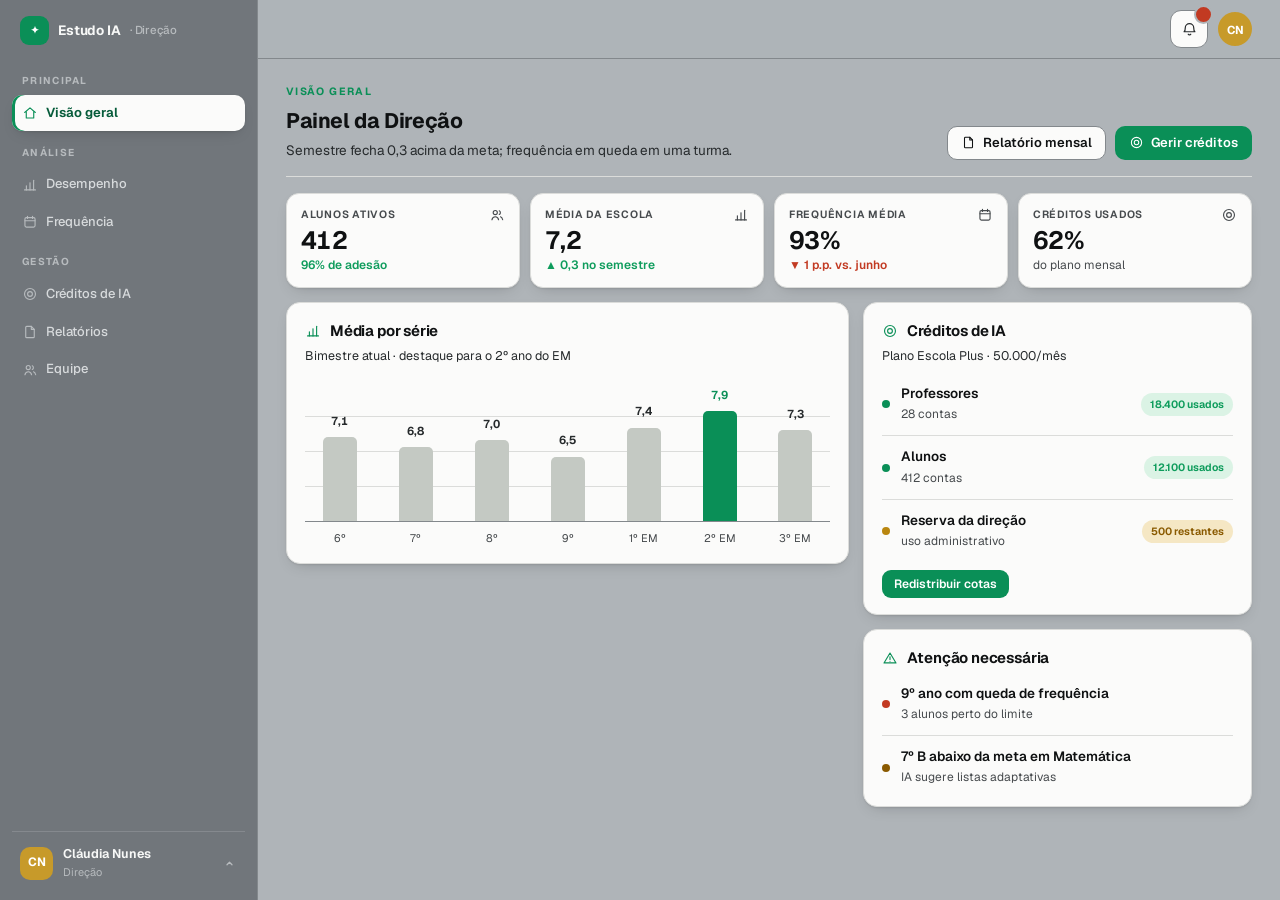
<file: mockup/diretor.html>
<!doctype html>
<html lang="pt-BR">
<head>
<meta charset="utf-8">
<meta name="viewport" content="width=device-width, initial-scale=1">
<title>Direção · Estudo IA</title>
<link rel="stylesheet" href="assets/fonts.css">
<link rel="stylesheet" href="assets/ui.css">
</head>
<body>

<svg width="0" height="0" style="position:absolute" aria-hidden="true"><defs>
<symbol id="i-spark" viewBox="0 0 24 24"><path fill="currentColor" d="M12 3.2c.62 4.1 2.7 6.18 6.8 6.8-4.1.62-6.18 2.7-6.8 6.8-.62-4.1-2.7-6.18-6.8-6.8 4.1-.62 6.18-2.7 6.8-6.8Z"/></symbol>
<symbol id="i-home" viewBox="0 0 24 24" fill="none" stroke="currentColor" stroke-width="1.7" stroke-linecap="round" stroke-linejoin="round"><path d="M4 11.2 12 4.4l8 6.8"/><path d="M6.4 10.2v9.3h11.2v-9.3"/></symbol>
<symbol id="i-users" viewBox="0 0 24 24" fill="none" stroke="currentColor" stroke-width="1.7" stroke-linecap="round"><circle cx="9.4" cy="8.4" r="3.1"/><path d="M4.4 19.2c.5-3 2.5-4.6 5-4.6s4.5 1.6 5 4.6"/><path d="M15.4 5.7a3.1 3.1 0 0 1 0 5.5"/><path d="M17.3 14.7c1.7.7 2.8 2.1 3.2 4.4"/></symbol>
<symbol id="i-check" viewBox="0 0 24 24" fill="none" stroke="currentColor" stroke-width="1.7" stroke-linecap="round" stroke-linejoin="round"><circle cx="12" cy="12" r="8.4"/><path d="m8.6 12.4 2.3 2.3 4.5-4.9"/></symbol>
<symbol id="i-chart" viewBox="0 0 24 24" fill="none" stroke="currentColor" stroke-width="1.7" stroke-linecap="round"><path d="M3.8 19.4h16.4"/><path d="M6.6 19.4v-6.2"/><path d="M12 19.4V8.6"/><path d="M17.4 19.4V4.8"/></symbol>
<symbol id="i-cal" viewBox="0 0 24 24" fill="none" stroke="currentColor" stroke-width="1.7" stroke-linecap="round"><rect x="4.4" y="5.4" width="15.2" height="14.2" rx="2.2"/><path d="M8.2 3.4v3.2M15.8 3.4v3.2M4.4 10.2h15.2"/></symbol>
<symbol id="i-coin" viewBox="0 0 24 24" fill="none" stroke="currentColor" stroke-width="1.7"><circle cx="12" cy="12" r="8.2"/><circle cx="12" cy="12" r="3.6"/></symbol>
<symbol id="i-send" viewBox="0 0 24 24" fill="none" stroke="currentColor" stroke-width="2" stroke-linecap="round" stroke-linejoin="round"><path d="M12 18.5V6"/><path d="m6.8 11 5.2-5.2L17.2 11"/></symbol>
<symbol id="i-chev" viewBox="0 0 24 24" fill="none" stroke="currentColor" stroke-width="2" stroke-linecap="round" stroke-linejoin="round"><path d="m8 10 4 4 4-4"/></symbol>
<symbol id="i-chev-up" viewBox="0 0 24 24" fill="none" stroke="currentColor" stroke-width="2" stroke-linecap="round" stroke-linejoin="round"><path d="m8 14 4-4 4 4"/></symbol>
<symbol id="i-download" viewBox="0 0 24 24" fill="none" stroke="currentColor" stroke-width="1.7" stroke-linecap="round" stroke-linejoin="round"><path d="M12 4.5V15"/><path d="m7 10.5 5 5 5-5"/><path d="M4.5 19.5h15"/></symbol>
<symbol id="i-clock" viewBox="0 0 24 24" fill="none" stroke="currentColor" stroke-width="1.7" stroke-linecap="round"><circle cx="12" cy="12" r="8.4"/><path d="M12 7.4V12l3.2 2"/></symbol>
<symbol id="i-bell" viewBox="0 0 24 24" fill="none" stroke="currentColor" stroke-width="1.7" stroke-linecap="round" stroke-linejoin="round"><path d="M6 9.8a6 6 0 0 1 12 0c0 4 1.6 5.4 1.6 5.4H4.4S6 13.8 6 9.8Z"/><path d="M10.2 18.6a2 2 0 0 0 3.6 0"/></symbol>
<symbol id="i-mail" viewBox="0 0 24 24" fill="none" stroke="currentColor" stroke-width="1.7" stroke-linecap="round" stroke-linejoin="round"><rect x="3.8" y="5.6" width="16.4" height="12.8" rx="2"/><path d="m4.6 7 7.4 5.6L19.4 7"/></symbol>
<symbol id="i-user" viewBox="0 0 24 24" fill="none" stroke="currentColor" stroke-width="1.7" stroke-linecap="round"><circle cx="12" cy="8.4" r="3.4"/><path d="M5.6 19.6c.6-3.5 3-5.4 6.4-5.4s5.8 1.9 6.4 5.4"/></symbol>
<symbol id="i-logout" viewBox="0 0 24 24" fill="none" stroke="currentColor" stroke-width="1.7" stroke-linecap="round" stroke-linejoin="round"><path d="M9 4.6H6.4A1.8 1.8 0 0 0 4.6 6.4v11.2a1.8 1.8 0 0 0 1.8 1.8H9"/><path d="M15.4 15.8 19.2 12l-3.8-3.8"/><path d="M9.6 12h9.6"/></symbol>
<symbol id="i-search" viewBox="0 0 24 24" fill="none" stroke="currentColor" stroke-width="1.7" stroke-linecap="round"><circle cx="11" cy="11" r="6.4"/><path d="m16 16 4.4 4.4"/></symbol>
<symbol id="i-doc" viewBox="0 0 24 24" fill="none" stroke="currentColor" stroke-width="1.7" stroke-linecap="round" stroke-linejoin="round"><path d="M7 3.6h7l4.4 4.4v11a1.4 1.4 0 0 1-1.4 1.4H7A1.4 1.4 0 0 1 5.6 19V5A1.4 1.4 0 0 1 7 3.6Z"/><path d="M14 3.6V8h4.4"/></symbol>
<symbol id="i-alert" viewBox="0 0 24 24" fill="none" stroke="currentColor" stroke-width="1.7" stroke-linecap="round" stroke-linejoin="round"><path d="M12 4.6 21 19.4H3Z"/><path d="M12 10.2v4"/><path d="M12 16.8v.1"/></symbol>
<symbol id="i-sliders" viewBox="0 0 24 24" fill="none" stroke="currentColor" stroke-width="1.7" stroke-linecap="round"><path d="M5 8h14M5 16h14"/><circle cx="9" cy="8" r="2.1" fill="var(--card)"/><circle cx="15" cy="16" r="2.1" fill="var(--card)"/></symbol>
</defs></svg>

<div class="shell">
<aside class="side">
  <a class="brand" href="./"><span class="mark"><svg><use href="#i-spark"/></svg></span>Estudo IA<span> · Direção</span></a>

  <p class="nlabel">Principal</p>
  <nav class="nav">
    <a class="on" data-s="visao"><svg class="ic"><use href="#i-home"/></svg>Visão geral</a>
  </nav>
  <p class="nlabel">Análise</p>
  <nav class="nav">
    <a data-s="desempenho"><svg class="ic"><use href="#i-chart"/></svg>Desempenho</a>
    <a data-s="frequencia"><svg class="ic"><use href="#i-cal"/></svg>Frequência</a>
  </nav>
  <p class="nlabel">Gestão</p>
  <nav class="nav">
    <a data-s="creditos"><svg class="ic"><use href="#i-coin"/></svg>Créditos de IA</a>
    <a data-s="relatorios"><svg class="ic"><use href="#i-doc"/></svg>Relatórios</a>
    <a data-s="equipe"><svg class="ic"><use href="#i-users"/></svg>Equipe</a>
  </nav>
  <div class="spacer"></div>
  <div class="ddwrap sideuser-wrap">
    <button class="sideuser" style="cursor:default">
      <span class="av" style="background:#C79A2A">CN</span>
      <div><b>Cláudia Nunes</b><span>Direção</span></div>
      <svg class="ic out-ic"><use href="#i-chev-up"/></svg>
    </button>
    <div class="dd dd-up" id="dd-sideuser">
      <p class="ddh">Cláudia Nunes</p>
      <a class="ddi" data-modal="conta"><svg class="ic"><use href="#i-user"/></svg><span><b>Minha conta</b></span></a>
      <div class="ddsep"></div>
      <a class="ddi danger" href="./"><svg class="ic"><use href="#i-logout"/></svg><span><b>Sair</b></span></a>
    </div>
  </div>
</aside>
<div class="dd-backdrop" id="dd-backdrop"></div>

<main class="main">
  <div class="topbar">
    <span class="topsp"></span>
    <span class="ddwrap">
      <button class="iconbtn" data-dd="dd-notif" aria-label="Notificações"><svg class="ic"><use href="#i-bell"/></svg><span class="ndot"></span></button>
      <div class="dd" id="dd-notif">
        <p class="ddh">Notificações</p>
        <a class="ddi" data-s="frequencia"><span class="dot" style="--c:var(--bad)"></span><span><b>9º ano: frequência em queda</b><span>2º mês seguido · 3 alunos críticos</span></span></a>
        <a class="ddi" data-s="creditos"><span class="dot" style="--c:var(--gold)"></span><span><b>Reserva da direção: 500 créditos</b><span>semana de provas à frente</span></span></a>
        <a class="ddi" data-s="relatorios"><span class="dot" style="--c:var(--good)"></span><span><b>Boletins do 2º bimestre prontos</b><span>412 PDFs gerados pela IA</span></span></a>
      </div>
    </span>
    <span class="ddwrap">
      <button class="avbtn" data-dd="dd-user" style="background:#C79A2A" aria-label="Conta">CN</button>
      <div class="dd" id="dd-user" style="width:230px">
        <p class="ddh">Cláudia Nunes</p>
        <a class="ddi" data-modal="conta"><svg class="ic"><use href="#i-user"/></svg><span><b>Minha conta</b></span></a>
        <a class="ddi" data-s="relatorios"><svg class="ic"><use href="#i-doc"/></svg><span><b>Relatórios</b></span></a>
        <div class="ddsep"></div>
        <a class="ddi danger" href="./"><svg class="ic"><use href="#i-logout"/></svg><span><b>Sair</b></span></a>
      </div>
    </span>
  </div>

  <div class="content">

  <!-- ══ VISÃO GERAL ══ -->
  <section class="screen on" id="s-visao">
    <div class="phead">
      <div class="tx">
        <p class="eyebrow">Visão geral</p>
        <h1>Painel da Direção</h1>
        <p class="sub">Semestre fecha 0,3 acima da meta; frequência em queda em uma turma.</p>
      </div>
      <div class="actions"><button class="btn btn-gho" data-s="relatorios"><svg class="ic"><use href="#i-doc"/></svg>Relatório mensal</button><button class="btn btn-pri" data-s="creditos"><svg class="ic"><use href="#i-coin"/></svg>Gerir créditos</button></div>
    </div>
    <div class="tiles">
      <div class="tile"><span class="tico"><svg class="ic"><use href="#i-users"/></svg></span><div class="lbl">Alunos ativos</div><div class="num">412</div><div class="sub up">96% de adesão</div></div>
      <div class="tile"><span class="tico"><svg class="ic"><use href="#i-chart"/></svg></span><div class="lbl">Média da escola</div><div class="num">7,2</div><div class="sub up">▲ 0,3 no semestre</div></div>
      <div class="tile"><span class="tico"><svg class="ic"><use href="#i-cal"/></svg></span><div class="lbl">Frequência média</div><div class="num">93%</div><div class="sub down">▼ 1 p.p. vs. junho</div></div>
      <div class="tile"><span class="tico"><svg class="ic"><use href="#i-coin"/></svg></span><div class="lbl">Créditos usados</div><div class="num">62%</div><div class="sub">do plano mensal</div></div>
    </div>
    <div class="cols">
      <div class="card">
        <h2><svg class="ic"><use href="#i-chart"/></svg>Média por série</h2>
        <p class="desc">Bimestre atual · destaque para o 2º ano do EM</p>
        <div class="chart">
          <div class="b"><b>7,1</b><i style="--h:60%"></i></div>
          <div class="b"><b>6,8</b><i style="--h:53%"></i></div>
          <div class="b"><b>7,0</b><i style="--h:58%"></i></div>
          <div class="b"><b>6,5</b><i style="--h:46%"></i></div>
          <div class="b"><b>7,4</b><i style="--h:67%"></i></div>
          <div class="b hl"><b>7,9</b><i style="--h:79%"></i></div>
          <div class="b"><b>7,3</b><i style="--h:65%"></i></div>
        </div>
        <div class="xlabels"><span>6º</span><span>7º</span><span>8º</span><span>9º</span><span>1º EM</span><span>2º EM</span><span>3º EM</span></div>
      </div>
      <div class="stack">
        <div class="card">
          <h2><svg class="ic"><use href="#i-coin"/></svg>Créditos de IA</h2>
          <p class="desc">Plano Escola Plus · 50.000/mês</p>
          <ul class="list">
            <li><span class="dot" style="background:var(--green)"></span><div class="tx"><b>Professores</b><span>28 contas</span></div><span class="pill p-ok">18.400 usados</span></li>
            <li><span class="dot" style="background:var(--green)"></span><div class="tx"><b>Alunos</b><span>412 contas</span></div><span class="pill p-ok">12.100 usados</span></li>
            <li><span class="dot" style="background:var(--gold)"></span><div class="tx"><b>Reserva da direção</b><span>uso administrativo</span></div><span class="pill p-warn">500 restantes</span></li>
          </ul>
          <div class="tfoot"><button class="btn btn-pri btn-sm" data-s="creditos">Redistribuir cotas</button></div>
        </div>
        <div class="card">
          <h2><svg class="ic"><use href="#i-alert"/></svg>Atenção necessária</h2>
          <ul class="list" style="margin-top:12px">
            <li><span class="dot" style="background:var(--bad)"></span><div class="tx"><b>9º ano com queda de frequência</b><span>3 alunos perto do limite</span></div></li>
            <li><span class="dot" style="background:var(--warn)"></span><div class="tx"><b>7º B abaixo da meta em Matemática</b><span>IA sugere listas adaptativas</span></div></li>
          </ul>
        </div>
      </div>
    </div>
  </section>

  <!-- ══ DESEMPENHO ══ -->
  <section class="screen" id="s-desempenho">
    <div class="phead">
      <div class="tx"><p class="eyebrow">Desempenho</p><h1>Desempenho detalhado</h1></div>
      <div class="actions"><button class="btn btn-gho"><svg class="ic"><use href="#i-download"/></svg>Exportar dados</button></div>
    </div>
    <div class="cols">
      <div class="card">
        <h2><svg class="ic"><use href="#i-chart"/></svg>Evolução da média geral</h2>
        <p class="desc">Fevereiro a julho de 2026</p>
        <div class="chart">
          <div class="b"><b>6,7</b><i style="--h:50%"></i></div>
          <div class="b"><b>6,8</b><i style="--h:53%"></i></div>
          <div class="b"><b>6,9</b><i style="--h:55%"></i></div>
          <div class="b"><b>7,0</b><i style="--h:58%"></i></div>
          <div class="b"><b>7,1</b><i style="--h:61%"></i></div>
          <div class="b hl"><b>7,2</b><i style="--h:63%"></i></div>
        </div>
        <div class="xlabels"><span>fev</span><span>mar</span><span>abr</span><span>mai</span><span>jun</span><span>jul</span></div>
        <div class="memo" style="margin-top:16px"><svg class="ic"><use href="#i-spark"/></svg><span><b>IA Sugere</b> — 3+ sessões semanais com tutor aumentam notas em 0,8p.</span></div>
      </div>
      <div class="card">
        <h2><svg class="ic"><use href="#i-chart"/></svg>Média por disciplina</h2>
        <p class="desc">Todas as séries · 2º bimestre</p>
        <div class="hrow"><span class="hlbl">História</span><span class="hbar"><i style="--w:81%"></i></span><span class="hval">8,1</span></div>
        <div class="hrow"><span class="hlbl">Português</span><span class="hbar"><i style="--w:76%"></i></span><span class="hval">7,6</span></div>
        <div class="hrow"><span class="hlbl">Biologia</span><span class="hbar"><i style="--w:74%"></i></span><span class="hval">7,4</span></div>
        <div class="hrow"><span class="hlbl">Geografia</span><span class="hbar"><i style="--w:72%"></i></span><span class="hval">7,2</span></div>
        <div class="hrow"><span class="hlbl">Química</span><span class="hbar"><i style="--w:66%"></i></span><span class="hval">6,6</span></div>
        <div class="hrow"><span class="hlbl">Física</span><span class="hbar mute"><i style="--w:62%"></i></span><span class="hval">6,2</span></div>
        <div class="hrow"><span class="hlbl">Matemática</span><span class="hbar gold"><i style="--w:59%"></i></span><span class="hval">5,9</span></div>
      </div>
    </div>
    <div class="card fullcard">
      <h2><svg class="ic"><use href="#i-chart"/></svg>Desempenho por turma</h2>
      <div class="tablewrap" style="margin-top:8px"><table>
        <thead><tr><th>Turma</th><th>Média</th><th>Frequência</th><th>Engajamento IA</th><th>Status</th></tr></thead>
        <tbody>
          <tr><td class="name">2º EM — A</td><td>7,9</td><td>95%</td><td>88%</td><td><span class="pill p-ok">acima da meta</span></td></tr>
          <tr><td class="name">1º EM — B</td><td>7,4</td><td>94%</td><td>81%</td><td><span class="pill p-ok">acima da meta</span></td></tr>
          <tr><td class="name">8º ano — A</td><td>7,0</td><td>93%</td><td>74%</td><td><span class="pill p-ok">na meta</span></td></tr>
          <tr><td class="name">7º ano — B</td><td>6,3</td><td>92%</td><td>58%</td><td><span class="pill p-warn">atenção</span></td></tr>
          <tr><td class="name">9º ano — A</td><td>6,1</td><td>88%</td><td>47%</td><td><span class="pill p-bad">intervenção</span></td></tr>
        </tbody>
      </table></div>
    </div>
  </section>

  <!-- ══ FREQUÊNCIA ══ -->
  <section class="screen" id="s-frequencia">
    <div class="phead"><div class="tx"><p class="eyebrow">Frequência</p><h1>Mapa de presença por série</h1></div></div>
    <div class="cols">
      <div class="card">
        <h2><svg class="ic"><use href="#i-cal"/></svg>Frequência média · mar-jul</h2>
        <p class="desc">Quanto mais escuro, maior a presença</p>
        <div class="heat">
          <span class="hl"></span><span class="hl" style="text-align:center">mar</span><span class="hl" style="text-align:center">abr</span><span class="hl" style="text-align:center">mai</span><span class="hl" style="text-align:center">jun</span><span class="hl" style="text-align:center">jul</span>
          <span class="hl">6º ano</span><span class="cell h3"></span><span class="cell h4"></span><span class="cell h4"></span><span class="cell h3"></span><span class="cell h4"></span>
          <span class="hl">7º ano</span><span class="cell h3"></span><span class="cell h3"></span><span class="cell h4"></span><span class="cell h3"></span><span class="cell h3"></span>
          <span class="hl">8º ano</span><span class="cell h4"></span><span class="cell h3"></span><span class="cell h3"></span><span class="cell h3"></span><span class="cell h3"></span>
          <span class="hl">9º ano</span><span class="cell h3"></span><span class="cell h3"></span><span class="cell h2"></span><span class="cell h1"></span><span class="cell h1"></span>
          <span class="hl">1º EM</span><span class="cell h4"></span><span class="cell h4"></span><span class="cell h3"></span><span class="cell h4"></span><span class="cell h3"></span>
          <span class="hl">2º EM</span><span class="cell h4"></span><span class="cell h4"></span><span class="cell h4"></span><span class="cell h4"></span><span class="cell h4"></span>
          <span class="hl">3º EM</span><span class="cell h3"></span><span class="cell h4"></span><span class="cell h3"></span><span class="cell h4"></span><span class="cell h4"></span>
        </div>
        <div class="heatlegend">menor <i class="h0"></i><i class="h1"></i><i class="h2"></i><i class="h3"></i><i class="h4"></i> maior</div>
      </div>
      <div class="stack">
        <div class="card">
          <b>Risco de evasão</b>
          <p class="desc">IA: Faltas + notas baixas</p>
          <ul class="list">
            <li><span class="dot" style="background:var(--bad)"></span><div class="tx"><b>Diego Ramos — 9º A</b><span>11 faltas · média caiu 1,4</span></div><span class="pill p-bad">alto</span></li>
            <li><span class="dot" style="background:var(--bad)"></span><div class="tx"><b>Larissa Pinto — 9º B</b><span>9 faltas · sem entregas</span></div><span class="pill p-bad">alto</span></li>
            <li><span class="dot" style="background:var(--warn)"></span><div class="tx"><b>Felipe Costa — 7º B</b><span>7 faltas · engajamento baixo</span></div><span class="pill p-warn">médio</span></li>
          </ul>
          <div class="tfoot"><button class="btn btn-pri btn-sm">Acionar coordenação</button><button class="btn btn-gho btn-sm">Ver todos</button></div>
        </div>
        <div class="card">
          <h2><svg class="ic"><use href="#i-check"/></svg>Chamada digital — hoje</h2>
          <div style="margin-top:12px">
            <div class="hrow"><span class="hlbl">Registradas</span><span class="hbar"><i style="--w:91%"></i></span><span class="hval">31/34</span></div>
            <div class="hrow"><span class="hlbl">Pendentes</span><span class="hbar gold"><i style="--w:9%"></i></span><span class="hval">3</span></div>
          </div>
        </div>
      </div>
    </div>
  </section>

  <!-- ══ CRÉDITOS ══ -->
  <section class="screen" id="s-creditos">
    <div class="phead">
      <div class="tx"><p class="eyebrow">Créditos de IA</p><h1>Créditos de IA — julho</h1></div>
      <div class="actions"><button class="btn btn-gho">Mudar plano</button><button class="btn btn-pri"><svg class="ic"><use href="#i-coin"/></svg>Comprar créditos extras</button></div>
    </div>
    <div class="cols">
      <div class="card hero">
        <h2><svg class="ic"><use href="#i-coin"/></svg>Uso do mês</h2>
        <p class="desc">Renova em 01/08 · 50.000 créditos</p>
        <div class="donutwrap">
          <div class="donut">
            <svg viewBox="0 0 140 140">
              <circle class="ringbg" cx="70" cy="70" r="56"></circle>
              <circle class="ringfg" cx="70" cy="70" r="56" style="--off:133.7"></circle>
            </svg>
            <div class="cent"><div><b>62%</b><span>31.000 usados</span></div></div>
          </div>
          <div class="legend">
            <div class="hrow" style="grid-template-columns:100px 1fr 60px"><span class="hlbl">Professores</span><span class="hbar"><i style="--w:74%"></i></span><span class="hval">18.400</span></div>
            <div class="hrow" style="grid-template-columns:100px 1fr 60px"><span class="hlbl">Alunos</span><span class="hbar"><i style="--w:48%"></i></span><span class="hval">12.100</span></div>
            <div class="hrow" style="grid-template-columns:100px 1fr 60px"><span class="hlbl">Direção</span><span class="hbar gold"><i style="--w:17%"></i></span><span class="hval">500</span></div>
          </div>
        </div>
        <div class="memo" style="margin-top:16px"><svg class="ic"><use href="#i-spark"/></svg><span><b>Projeção da IA</b> — o plano cobre o mês com folga de ~8%. A semana de provas deve elevar o uso dos alunos em 30%.</span></div>
      </div>
      <div class="stack">
        <div class="card">
          <h2><svg class="ic"><use href="#i-sliders"/></svg>Cotas por perfil</h2>
          <div style="margin-top:12px">
            <div class="hrow"><span class="hlbl">Professor</span><span class="hbar"><i style="--w:66%"></i></span><span class="hval">800</span></div>
            <div class="hrow"><span class="hlbl">Aluno</span><span class="hbar"><i style="--w:24%"></i></span><span class="hval">120</span></div>
            <div class="hrow"><span class="hlbl">Coordenação</span><span class="hbar"><i style="--w:41%"></i></span><span class="hval">400</span></div>
          </div>
          <div class="tfoot"><button class="btn btn-pri btn-sm">Salvar cotas</button><button class="btn btn-gho btn-sm">Restaurar padrão</button></div>
        </div>
        <div class="card">
          <h2><svg class="ic"><use href="#i-clock"/></svg>Movimentos recentes</h2>
          <ul class="list" style="margin-top:12px">
            <li><div class="tx"><b>+2.000 para professores</b><span>semana de provas · 14/07</span></div><span class="pill p-ok">aplicado</span></li>
            <li><div class="tx"><b>Recarga extra 5.000</b><span>solicitada · 02/07</span></div><span class="pill p-ok">aplicado</span></li>
            <li><div class="tx"><b>Bloqueio fim de semana</b><span>política desde junho</span></div><span class="pill p-ia">ativa</span></li>
          </ul>
        </div>
      </div>
    </div>
  </section>

  <!-- ══ RELATÓRIOS ══ -->
  <section class="screen" id="s-relatorios">
    <div class="phead"><div class="tx"><p class="eyebrow">Relatórios</p><h1>Documentos gerados pela IA</h1></div></div>
    <div class="cols">
      <div class="card">
        <div class="rrow"><span class="mic"><svg class="ic"><use href="#i-doc"/></svg></span><div><b>Relatório mensal — junho/2026</b><span>desempenho + frequência + créditos · 18 págs</span></div><div class="end"><span class="pill p-ok">enviado</span><button class="btn btn-gho btn-sm" aria-label="Baixar"><svg class="ic"><use href="#i-download"/></svg></button></div></div>
        <div class="rrow"><span class="mic"><svg class="ic"><use href="#i-doc"/></svg></span><div><b>Boletins do 2º bimestre</b><span>412 boletins individuais · PDF</span></div><div class="end"><span class="pill p-ok">gerado</span><button class="btn btn-gho btn-sm" aria-label="Baixar"><svg class="ic"><use href="#i-download"/></svg></button></div></div>
        <div class="rrow"><span class="mic"><svg class="ic"><use href="#i-doc"/></svg></span><div><b>Ata — conselho de classe 9º ano</b><span>rascunho a partir da gravação · 05/07</span></div><div class="end"><span class="pill p-warn">revisar</span><button class="btn btn-gho btn-sm" aria-label="Baixar"><svg class="ic"><use href="#i-download"/></svg></button></div></div>
        <div class="rrow"><span class="mic"><svg class="ic"><use href="#i-doc"/></svg></span><div><b>Relatório mensal — julho/2026</b><span>agendado para 01/08 · automático</span></div><div class="end"><span class="pill p-ia">agendado</span></div></div>
      </div>
      <div class="card">
        <h2><svg class="ic"><use href="#i-spark"/></svg>Novo relatório</h2>
        <div class="field" style="margin-top:14px"><label>Tipo</label><div class="selectbox">Desempenho por turma<svg class="ic"><use href="#i-chev"/></svg></div></div>
        <div class="field"><label>Período</label><div class="selectbox">2º bimestre de 2026<svg class="ic"><use href="#i-chev"/></svg></div></div>
        <div class="field"><label>Modelo</label><div class="selectbox">Padrão da mantenedora<svg class="ic"><use href="#i-chev"/></svg></div></div>
        <div class="togglerow"><span>Incluir análise da IA</span><span class="tg"></span></div>
        <div class="tfoot" style="margin-top:10px"><button class="btn btn-pri" style="width:100%;justify-content:center"><svg class="ic"><use href="#i-spark"/></svg>Gerar · 6 créditos</button></div>
      </div>
    </div>
  </section>

  <!-- ══ EQUIPE ══ -->
  <section class="screen" id="s-equipe">
    <div class="phead">
      <div class="tx"><p class="eyebrow">Equipe</p><h1>28 professores, 4 coordenadores</h1></div>
      <div class="actions"><button class="btn btn-pri"><svg class="ic"><use href="#i-users"/></svg>Convidar professor</button></div>
    </div>
    <div class="cols">
      <div class="card">
        <div class="tablewrap"><table>
          <thead><tr><th>Professor</th><th>Disciplina</th><th>Créditos/mês</th><th>Adoção</th></tr></thead>
          <tbody>
            <tr><td class="name">Ricardo Almeida</td><td>Português</td><td>310 de 800</td><td><span class="pill p-ok">alta</span></td></tr>
            <tr><td class="name">Helena Castro</td><td>Química</td><td>520 de 800</td><td><span class="pill p-ok">alta</span></td></tr>
            <tr><td class="name">Marcos Vieira</td><td>Matemática</td><td>140 de 800</td><td><span class="pill p-warn">média</span></td></tr>
            <tr><td class="name">Paula Duarte</td><td>História</td><td>460 de 800</td><td><span class="pill p-ok">alta</span></td></tr>
            <tr><td class="name">João Pereira</td><td>Física</td><td>30 de 800</td><td><span class="pill p-bad">baixa</span></td></tr>
          </tbody>
        </table></div>
      </div>
      <div class="stack">
        <div class="card">
          <h2><svg class="ic"><use href="#i-spark"/></svg>Sugestão da IA</h2>
          <ul class="list" style="margin-top:12px">
            <li><span class="dot" style="background:var(--warn)"></span><div class="tx"><b>Oficina para Física e Matemática</b><span>professores com menor uso · 40 min</span></div></li>
            <li><span class="dot" style="background:var(--good)"></span><div class="tx"><b>Profa. Helena como multiplicadora</b><span>maior domínio da correção assistida</span></div></li>
          </ul>
        </div>
        <div class="card">
          <h2><svg class="ic"><use href="#i-users"/></svg>Convite pendente</h2>
          <ul class="list" style="margin-top:12px">
            <li><div class="tx"><b>bio.fernanda@horizonte.edu</b><span>enviado há 2 dias</span></div><button class="btn btn-gho btn-sm">Reenviar</button></li>
          </ul>
        </div>
      </div>
    </div>
  </section>

  </div>
</main>
</div>

<div class="modal-backdrop" id="modal-backdrop"></div>
<div class="modal" id="modal-conta">
  <div class="modal-head">
    <h3>Minha conta</h3>
    <button class="modal-x" data-modal-close aria-label="Fechar">✕</button>
  </div>
  <div class="modal-body">
    <div class="acgrid">
      <div class="stack">
        <div class="card acprofile">
          <span class="bigav" style="background:#C79A2A">CN</span>
          <h3>Cláudia Nunes</h3>
          <p>Diretora · desde 2015</p>
          <button class="btn btn-gho btn-sm">Alterar foto</button>
          <div class="acmeta" style="margin-top:18px">
            <span><b>412</b>alunos</span>
            <span><b>32</b>equipe</span>
            <span><b>14</b>turmas</span>
          </div>
        </div>
        <div class="card">
          <h2><svg class="ic"><use href="#i-logout"/></svg>Sessão</h2>
          <p class="desc">Conectada neste dispositivo desde 01/07.</p>
          <a class="btn btn-danger" href="./"><svg class="ic"><use href="#i-logout"/></svg>Sair da conta</a>
        </div>
      </div>
      <div class="stack">
        <div class="card">
          <h2><svg class="ic"><use href="#i-user"/></svg>Dados pessoais</h2>
          <div style="display:grid;grid-template-columns:1fr 1fr;gap:12px;margin-top:14px">
            <div class="field" style="margin:0"><label>Nome completo</label><input class="input" value="Cláudia Nunes"></div>
            <div class="field" style="margin:0"><label>E-mail</label><input class="input" value="claudia.nunes@horizonte.edu"></div>
            <div class="field" style="margin:0"><label>Cargo</label><input class="input" value="Diretora geral"></div>
            <div class="field" style="margin:0"><label>Telefone</label><input class="input" value="(11) 9 6644-1029"></div>
          </div>
          <div class="tfoot"><button class="btn btn-pri">Salvar alterações</button><button class="btn btn-gho">Trocar senha</button></div>
        </div>
        <div class="card">
          <h2><svg class="ic"><use href="#i-bell"/></svg>Preferências</h2>
          <div style="margin-top:8px">
            <div class="togglerow"><span>Alertas de risco de evasão<small>previsões da IA em tempo real</small></span><span class="tg"></span></div>
            <div class="togglerow"><span>Alertas de créditos<small>quando uma cota passar de 80%</small></span><span class="tg"></span></div>
            <div class="togglerow"><span>Relatório mensal automático<small>gerar e enviar à mantenedora</small></span><span class="tg"></span></div>
          </div>
        </div>
      </div>
    </div>
  </div>
</div>

<script src="assets/app.js"></script>
<script>
(function(){var lm=null;setInterval(function(){fetch(location.href,{method:'HEAD',cache:'no-store'}).then(function(r){var v=r.headers.get('Last-Modified');if(lm&&v&&v!==lm){location.reload();}if(!lm){lm=v;}}).catch(function(){});},2000);})();
</script>
</body>
</html>
</file>
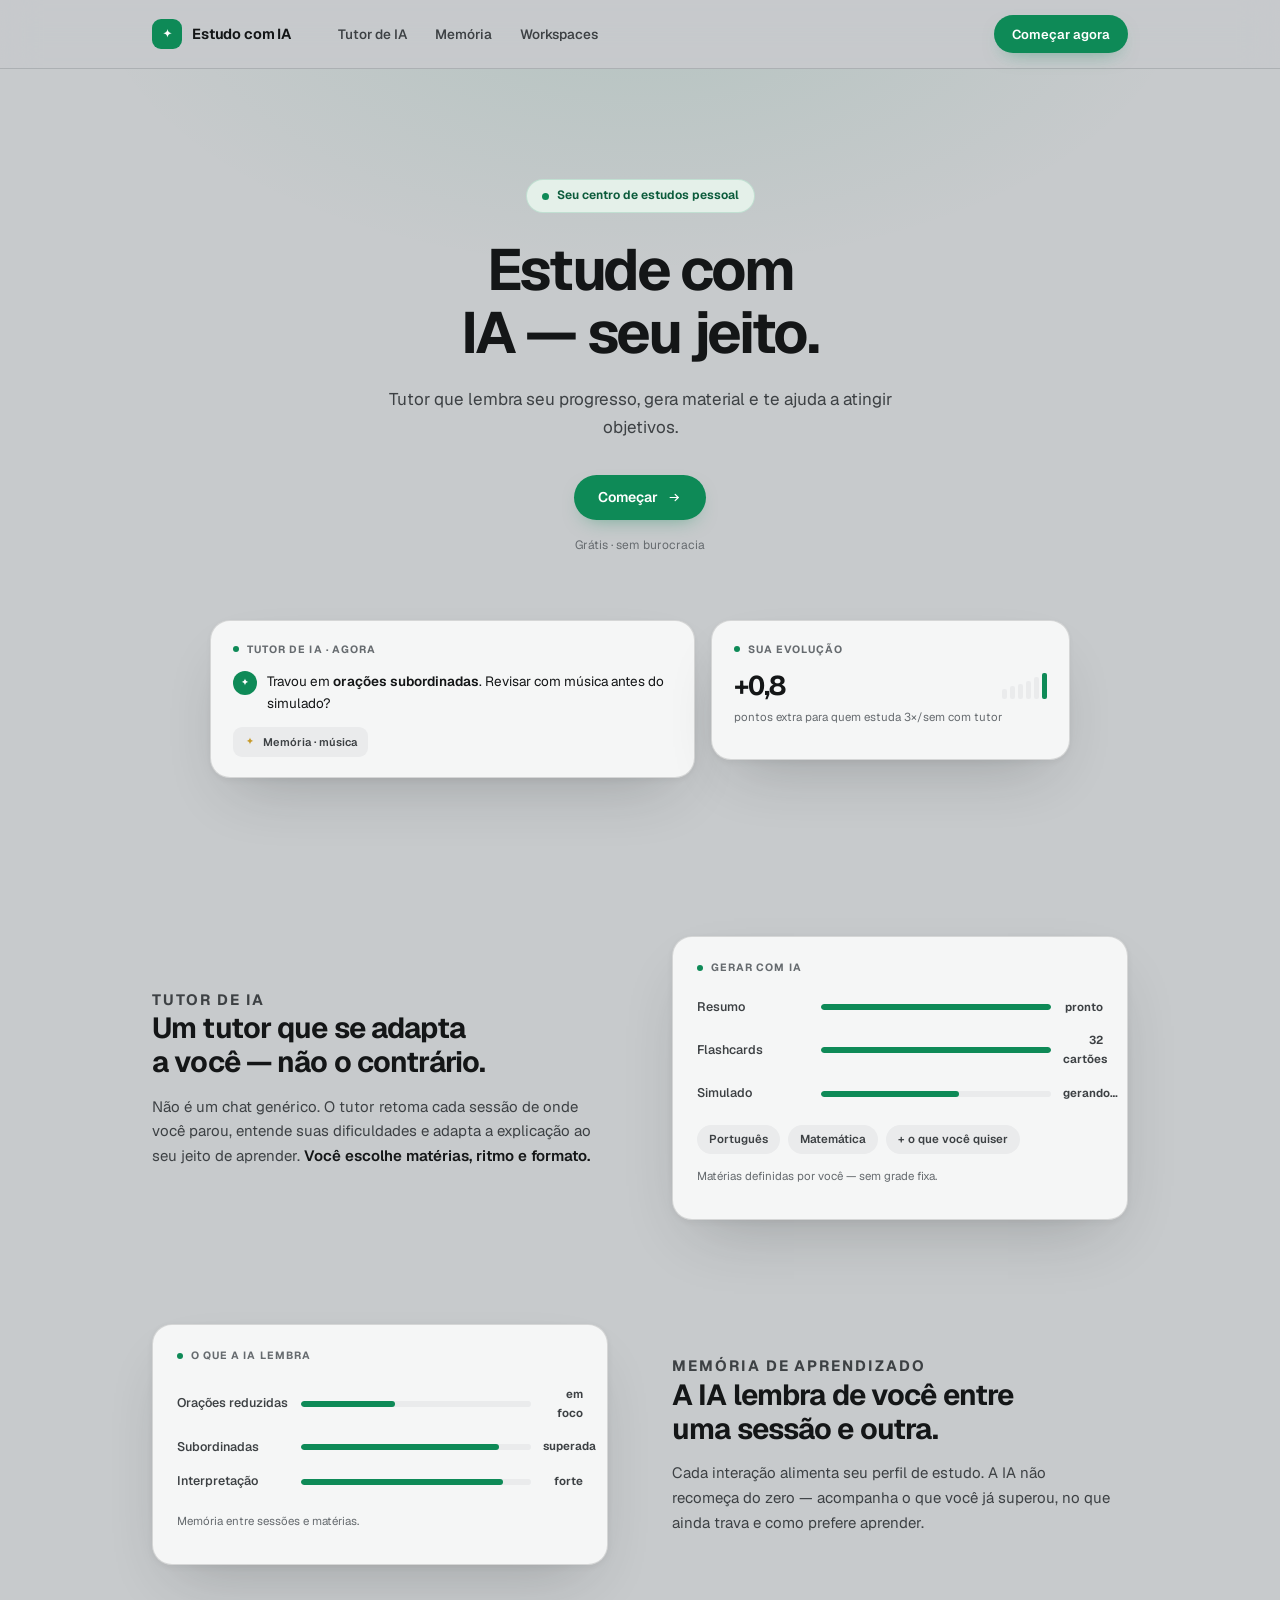
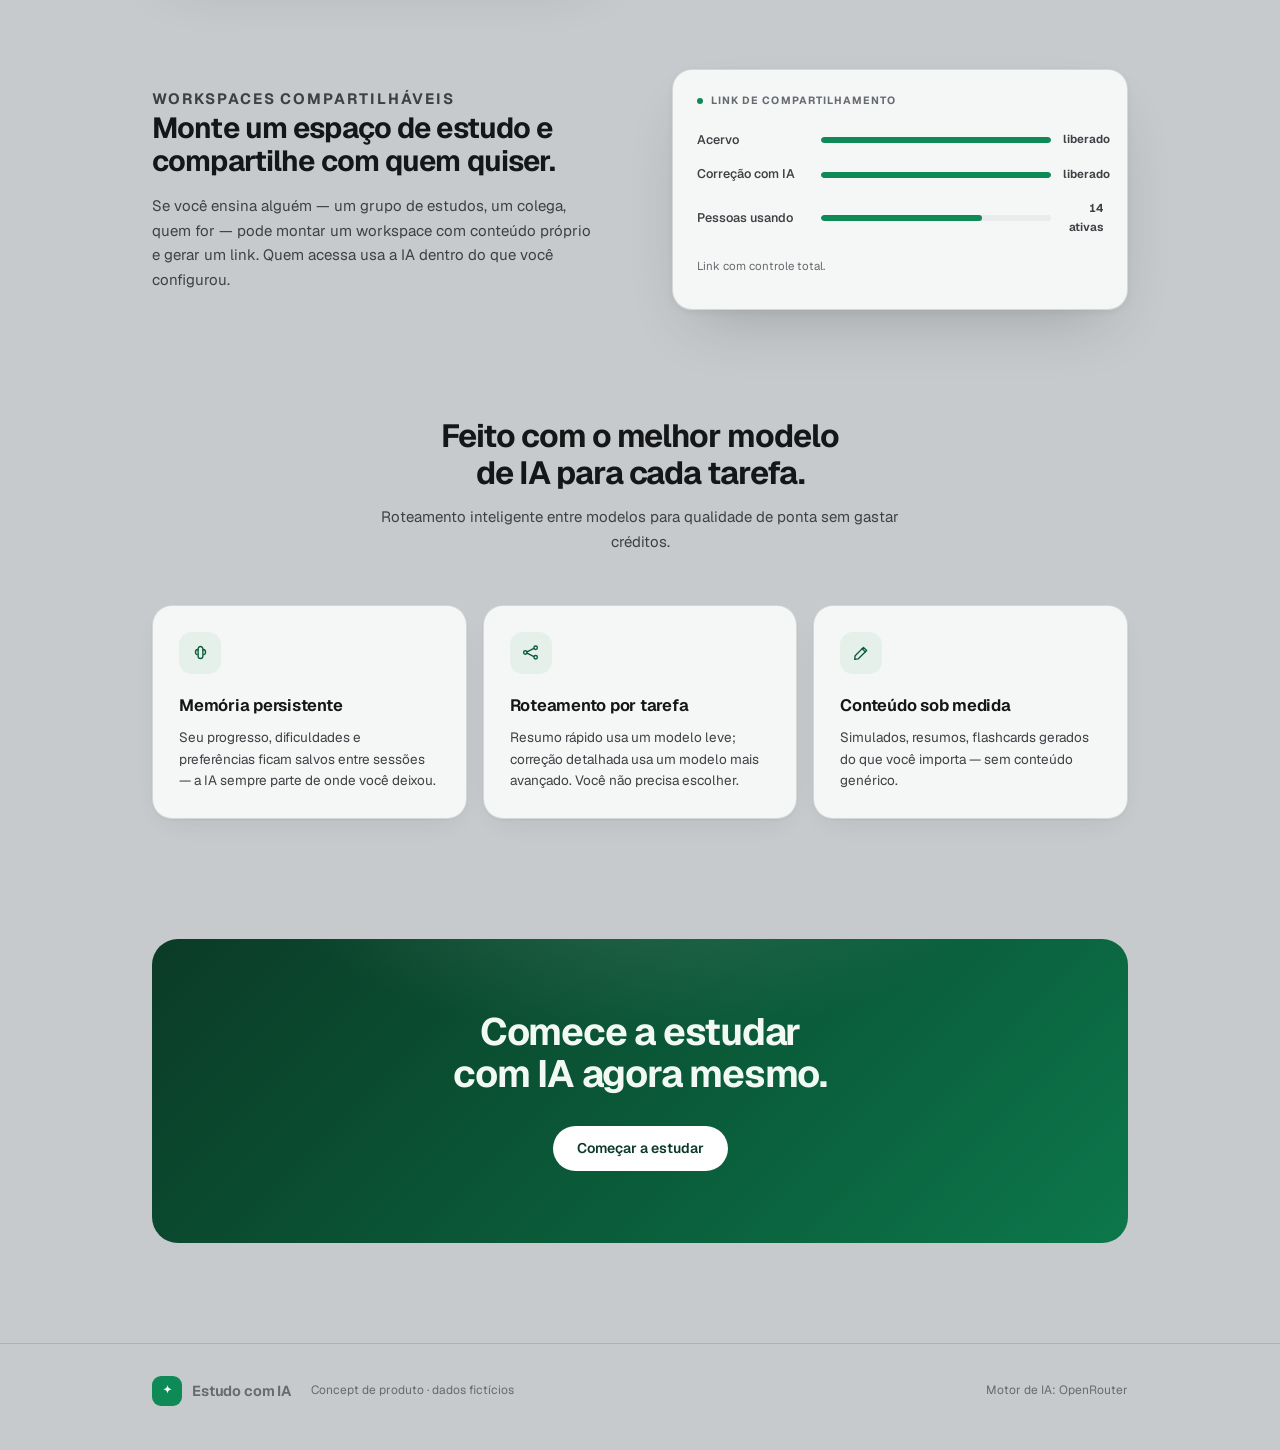
<file: mockup/landing.html>
<!doctype html>
<html lang="pt-BR">
<head>
<meta charset="utf-8">
<meta name="viewport" content="width=device-width, initial-scale=1">
<title>Estudo IA</title>
<link rel="stylesheet" href="assets/fonts.css">
<style>
:root{
  color-scheme:light;
  --canvas:#C7CACC; --card:#F5F6F6; --card2:#EAEBEC;
  --ink:#141617; --ink-2:#3D4144; --ink-3:#666B6F;
  --hair:rgba(20,22,23,.14);
  --stone:#9FA3A6;
  --green:#0E8A57; --green-deep:#0A6B43; --green-dark:#0B3B27;
  --green-soft:#E4F0E9; --green-ink:#0B5B3B;
  --gold:#C79A2A;
  --sh-1:0 1px 2px rgba(27,30,28,.05),0 10px 32px -16px rgba(27,30,28,.14);
  --sh-2:0 2px 6px rgba(27,30,28,.06),0 28px 64px -24px rgba(27,30,28,.24);
}
*{box-sizing:border-box}
html{scroll-behavior:smooth}
body{
  margin:0;background:var(--canvas);color:var(--ink);
  font-family:'Geist',-apple-system,'Segoe UI',sans-serif;
  font-size:15px;line-height:1.65;-webkit-font-smoothing:antialiased;
}
::selection{background:rgba(14,138,87,.2)}
button{font-family:inherit;color:inherit}
.wrap{max-width:1040px;margin:0 auto;padding:0 32px}

/* Nav */
.nav{position:sticky;top:0;z-index:50;backdrop-filter:blur(18px) saturate(160%);-webkit-backdrop-filter:blur(18px) saturate(160%);background:color-mix(in srgb,var(--canvas) 78%,transparent);border-bottom:1px solid var(--hair)}
.nav .in{max-width:1040px;margin:0 auto;padding:15px 32px;display:flex;align-items:center;gap:26px}
.brand{display:flex;align-items:center;gap:10px;font-weight:650;font-size:14.5px;letter-spacing:-.01em}
.brand .mark{width:30px;height:30px;border-radius:9px;background:var(--green);display:grid;place-items:center;color:#fff}
.brand .mark svg{width:15px;height:15px}
.nav .links{display:flex;gap:2px;margin-left:8px}
.nav .links a{color:var(--ink-2);text-decoration:none;font-size:13.5px;font-weight:550;padding:7px 13px;border-radius:99px;transition:color .15s ease,background .15s ease}
.nav .links a:hover{color:var(--ink);background:rgba(27,30,28,.06)}
.nav .cta{margin-left:auto;display:flex;gap:10px;align-items:center}
.btn{display:inline-flex;align-items:center;gap:9px;border-radius:99px;cursor:pointer;font-size:14px;font-weight:600;padding:11px 24px;border:0;text-decoration:none;transition:background .15s ease,transform .12s ease,box-shadow .15s ease}
.btn-pri{background:var(--green);color:#fff;box-shadow:0 8px 20px -10px rgba(14,138,87,.55)}
.btn-pri:hover{background:var(--green-deep);transform:translateY(-1px)}
.btn-sm{padding:8.5px 18px;font-size:13px}
.btn:focus-visible{outline:2px solid var(--green);outline-offset:2px}

/* Hero */
.hero{position:relative;overflow:hidden;padding:110px 0 70px;text-align:center}
.hero::before{content:"";position:absolute;inset:0;pointer-events:none;background:radial-gradient(900px 480px at 50% -12%, rgba(14,138,87,.1), transparent 62%)}
.hero .wrap{position:relative}
.pillt{display:inline-flex;align-items:center;gap:8px;font-size:12px;font-weight:650;color:var(--green-ink);background:var(--green-soft);border:1px solid rgba(14,138,87,.16);border-radius:99px;padding:6px 15px;margin-bottom:26px}
.pillt .dot{width:7px;height:7px;border-radius:50%;background:var(--green);animation:pulse 2.4s ease-in-out infinite}
@keyframes pulse{0%,100%{opacity:1}50%{opacity:.35}}
.hero h1{font-size:clamp(38px,6vw,58px);font-weight:680;letter-spacing:-.04em;line-height:1.08;margin:0 auto;max-width:15ch;text-wrap:balance}
.hero h1 em{font-style:normal;background:linear-gradient(120deg,var(--green) 20%,#2FB37E 80%);-webkit-background-clip:text;background-clip:text;color:transparent}
.hero .sub{font-size:17px;color:var(--ink-2);max-width:48ch;margin:22px auto 0;line-height:1.6}
.hero .ctas{display:flex;gap:12px;justify-content:center;margin-top:34px;flex-wrap:wrap}
.hero .micro{font-size:12px;color:var(--ink-3);margin-top:16px}

/* Vinhetas do produto */
.stage{position:relative;max-width:860px;margin:64px auto 0;display:grid;grid-template-columns:1.35fr 1fr;gap:16px;text-align:left}
.vig{background:var(--card);border:1px solid var(--hair);border-radius:20px;box-shadow:var(--sh-2);padding:20px 22px;animation:rise .8s cubic-bezier(.2,.7,.25,1) both}
.vig.v2{animation-delay:.12s}
@keyframes rise{from{opacity:0;transform:translateY(20px)}}
.vhead{display:flex;align-items:center;gap:8px;font-size:10.5px;font-weight:700;letter-spacing:.1em;text-transform:uppercase;color:var(--ink-3);margin-bottom:13px}
.vhead .dot{width:6px;height:6px;border-radius:50%;background:var(--green)}
.chatline{display:flex;gap:10px}
.chatline .a{width:24px;height:24px;border-radius:50%;background:var(--green);color:#fff;display:grid;place-items:center;flex:none}
.chatline .a svg{width:12px;height:12px}
.chatline p{margin:0;font-size:13.5px;line-height:1.6;color:var(--ink)}
.chatline p b{font-weight:620}
.pmem{display:inline-flex;align-items:center;gap:7px;font-size:11px;font-weight:600;color:var(--ink-2);background:var(--card2);border-radius:9px;padding:6px 11px;margin-top:13px}
.pmem svg{width:12px;height:12px;color:var(--gold)}
.vstack{display:flex;flex-direction:column;gap:16px}
.kpirow{display:flex;align-items:flex-end;gap:12px}
.kpirow .v{font-size:27px;font-weight:680;letter-spacing:-.03em;line-height:1;font-variant-numeric:tabular-nums}
.kpirow .spark{display:flex;align-items:flex-end;gap:3px;height:28px;flex:1;justify-content:flex-end}
.kpirow .spark i{width:5px;border-radius:2px;background:var(--card2);height:var(--h)}
.kpirow .spark i.on{background:var(--green)}
.vig .cap{font-size:11.5px;color:var(--ink-3);margin-top:9px}

/* Feature rows */
.feat{padding:88px 0}
.frow{display:grid;grid-template-columns:1fr 1fr;gap:64px;align-items:center}
.frow+.frow{margin-top:104px}
.frow.flip .txt{order:2}
.frow.flip .art{order:1}
.eyeb{font-size:11px;font-weight:700;letter-spacing:.13em;text-transform:uppercase;color:var(--green);margin:0 0 14px}
.frow h2{font-size:29px;font-weight:680;letter-spacing:-.03em;line-height:1.16;margin:0 0 15px;text-wrap:balance}
.frow .txt p{font-size:15px;color:var(--ink-2);margin:0;max-width:44ch}
.frow .txt p b{color:var(--ink);font-weight:610}
.art{position:relative}
.artcard{position:relative;background:var(--card);border:1px solid var(--hair);border-radius:20px;box-shadow:var(--sh-2);padding:22px 24px}
.artcard .cap{font-size:11.5px;color:var(--ink-3);margin-top:13px}
.brow{display:grid;grid-template-columns:112px 1fr 40px;align-items:center;gap:12px;padding:7px 0;font-size:12.5px}
.brow .l{color:var(--ink-2);font-weight:550}
.bb{height:6px;border-radius:99px;background:var(--card2);overflow:hidden}
.bb i{display:block;height:100%;border-radius:99px;background:var(--green);width:var(--w)}
.brow .p{text-align:right;font-size:11.5px;font-weight:650;color:var(--ink-2);font-variant-numeric:tabular-nums}
.tags{display:flex;gap:8px;flex-wrap:wrap;margin-top:14px}
.tags span{font-size:11.5px;font-weight:600;color:var(--ink-2);background:var(--card2);border-radius:99px;padding:5px 12px}

/* Plataforma */
.plat{padding:20px 0 100px}
.plat .headc{text-align:center;max-width:52ch;margin:0 auto 50px}
.plat .headc h2{font-size:32px;font-weight:680;letter-spacing:-.032em;line-height:1.14;margin:0 0 14px;text-wrap:balance}
.plat .headc p{font-size:15px;color:var(--ink-2);margin:0}
.pgrid{display:grid;grid-template-columns:repeat(3,1fr);gap:16px}
.pcard{background:var(--card);border:1px solid var(--hair);border-radius:20px;box-shadow:var(--sh-1);padding:26px;transition:transform .2s ease,box-shadow .2s ease}
.pcard:hover{transform:translateY(-3px);box-shadow:var(--sh-2)}
.pcard .pi{width:42px;height:42px;border-radius:13px;background:var(--green-soft);color:var(--green-ink);display:grid;place-items:center;margin-bottom:18px}
.pcard .pi svg{width:19px;height:19px}
.pcard h3{font-size:16.5px;font-weight:650;letter-spacing:-.015em;margin:0 0 8px}
.pcard p{font-size:13.5px;color:var(--ink-2);margin:0;line-height:1.6}

/* CTA band */
.cta-band{padding:20px 0 100px}
.band{position:relative;overflow:hidden;border-radius:26px;background:linear-gradient(135deg,var(--green-dark) 0%,#0A5B39 55%,#0E8A57 130%);color:#F2F8F4;text-align:center;padding:72px 40px}
.band::before{content:"";position:absolute;inset:0;pointer-events:none;background:radial-gradient(640px 320px at 50% -30%, rgba(255,255,255,.14), transparent 60%)}
.band h2{position:relative;font-size:clamp(26px,4vw,38px);font-weight:680;letter-spacing:-.032em;line-height:1.12;margin:0 auto;max-width:20ch;text-wrap:balance}
.band .ctas{position:relative;display:flex;gap:12px;justify-content:center;margin-top:30px}
.band .btn-w{background:#fff;color:var(--green-dark)}
.band .btn-w:hover{background:#EAF4EE;transform:translateY(-1px)}

footer{border-top:1px solid var(--hair);padding:32px 0 44px}
footer .in{max-width:1040px;margin:0 auto;padding:0 32px;display:flex;align-items:center;gap:20px;flex-wrap:wrap}
footer span{font-size:12px;color:var(--ink-3)}
footer .sp{margin-left:auto}

.reveal{opacity:0;transform:translateY(24px);transition:opacity .7s cubic-bezier(.2,.7,.25,1),transform .7s cubic-bezier(.2,.7,.25,1)}
.reveal.in{opacity:1;transform:none}

@media (max-width:920px){
  .hero{padding:72px 0 52px}
  .stage{grid-template-columns:1fr}
  .frow{grid-template-columns:1fr;gap:32px}
  .frow.flip .txt{order:1}.frow.flip .art{order:2}
  .frow+.frow{margin-top:80px}
  .pgrid{grid-template-columns:1fr}
  .nav .links{display:none}
  .feat{padding:64px 0}
}
@media (prefers-reduced-motion: reduce){*{animation:none!important;transition:none!important}.reveal{opacity:1;transform:none}}
</style>
</head>
<body>

<svg width="0" height="0" style="position:absolute" aria-hidden="true"><defs>
<symbol id="l-spark" viewBox="0 0 24 24"><path fill="currentColor" d="M12 3.2c.62 4.1 2.7 6.18 6.8 6.8-4.1.62-6.18 2.7-6.8 6.8-.62-4.1-2.7-6.18-6.8-6.8 4.1-.62 6.18-2.7 6.8-6.8Z"/></symbol>
<symbol id="l-arrow" viewBox="0 0 24 24" fill="none" stroke="currentColor" stroke-width="1.9" stroke-linecap="round" stroke-linejoin="round"><path d="M5 12h13"/><path d="m13 7 5 5-5 5"/></symbol>
<symbol id="l-brain" viewBox="0 0 24 24" fill="none" stroke="currentColor" stroke-width="1.7" stroke-linecap="round" stroke-linejoin="round"><path d="M12 4.4a3 3 0 0 0-3 3v9.2a3 3 0 0 0 6 0V7.4a3 3 0 0 0-3-3Z"/><path d="M9 8.2a3.4 3.4 0 0 0-3.4 3.4c0 1.5.9 2.7 2.2 3.2"/><path d="M15 8.2a3.4 3.4 0 0 1 3.4 3.4c0 1.5-.9 2.7-2.2 3.2"/></symbol>
<symbol id="l-check" viewBox="0 0 24 24" fill="none" stroke="currentColor" stroke-width="1.7" stroke-linecap="round" stroke-linejoin="round"><circle cx="12" cy="12" r="8.4"/><path d="m8.6 12.4 2.3 2.3 4.5-4.9"/></symbol>
<symbol id="l-route" viewBox="0 0 24 24" fill="none" stroke="currentColor" stroke-width="1.7" stroke-linecap="round"><circle cx="5.5" cy="12" r="2.2"/><circle cx="18.5" cy="6" r="2.2"/><circle cx="18.5" cy="18" r="2.2"/><path d="M7.7 11.2 16.3 6.9M7.7 12.8l8.6 4.3"/></symbol>
<symbol id="l-pen" viewBox="0 0 24 24" fill="none" stroke="currentColor" stroke-width="1.7" stroke-linecap="round" stroke-linejoin="round"><path d="m14.5 5.5 4 4L8 20l-4.6.6L4 16Z"/><path d="m12.8 7.2 4 4"/></symbol>
</defs></svg>

<nav class="nav">
  <div class="in">
    <span class="brand"><span class="mark"><svg><use href="#l-spark"/></svg></span>Estudo com IA</span>
    <div class="links">
      <a href="#tutor">Tutor de IA</a><a href="#memoria">Memória</a><a href="#workspace">Workspaces</a>
    </div>
    <div class="cta">
      <a href="index.html" class="btn btn-pri btn-sm">Começar agora</a>
    </div>
  </div>
</nav>

<header class="hero">
  <div class="wrap">
    <span class="pillt"><span class="dot"></span>Seu centro de estudos pessoal</span>
    <h1>Estude com IA — seu jeito.</h1>
    <p class="sub">Tutor que lembra seu progresso, gera material e te ajuda a atingir objetivos.</p>
    <div class="ctas">
      <a href="index.html" class="btn btn-pri">Começar<svg width="15" height="15" viewBox="0 0 24 24" fill="none" stroke="currentColor" stroke-width="1.9" stroke-linecap="round" stroke-linejoin="round"><path d="M5 12h13"/><path d="m13 7 5 5-5 5"/></svg></a>
    </div>
    <p class="micro">Grátis · sem burocracia</p>

    <div class="stage">
      <div class="vig">
        <div class="vhead"><span class="dot"></span>Tutor de IA · agora</div>
        <div class="chatline">
          <span class="a"><svg viewBox="0 0 24 24"><path fill="currentColor" d="M12 3.2c.62 4.1 2.7 6.18 6.8 6.8-4.1.62-6.18 2.7-6.8 6.8-.62-4.1-2.7-6.18-6.8-6.8 4.1-.62 6.18-2.7 6.8-6.8Z"/></svg></span>
          <p>Travou em <b>orações subordinadas</b>. Revisar com música antes do simulado?</p>
        </div>
        <span class="pmem"><svg viewBox="0 0 24 24"><path fill="currentColor" d="M12 3.2c.62 4.1 2.7 6.18 6.8 6.8-4.1.62-6.18 2.7-6.8 6.8-.62-4.1-2.7-6.18-6.8-6.8 4.1-.62 6.18-2.7 6.8-6.8Z"/></svg>Memória · música</span>
      </div>
      <div class="vstack">
        <div class="vig v2">
          <div class="vhead"><span class="dot"></span>Sua evolução</div>
          <div class="kpirow"><span class="v">+0,8</span>
            <span class="spark"><i style="--h:35%"></i><i style="--h:46%"></i><i style="--h:55%"></i><i style="--h:66%"></i><i style="--h:78%"></i><i class="on" style="--h:92%"></i></span>
          </div>
          <p class="cap">pontos extra para quem estuda 3×/sem com tutor</p>
        </div>
      </div>
    </div>
  </div>
</header>

<section class="feat">
  <div class="wrap">

    <div class="frow reveal" id="tutor">
      <div class="txt">
        <p class="eyeb">Tutor de IA</p>
        <h2>Um tutor que se adapta a você — não o contrário.</h2>
        <p>Não é um chat genérico. O tutor retoma cada sessão de onde você parou, entende suas dificuldades e adapta a explicação ao seu jeito de aprender. <b>Você escolhe matérias, ritmo e formato.</b></p>
      </div>
      <div class="art">
        <div class="artcard">
          <div class="vhead"><span class="dot"></span>Gerar com IA</div>
          <div class="brow"><span class="l">Resumo</span><span class="bb"><i style="--w:100%"></i></span><span class="p">pronto</span></div>
          <div class="brow"><span class="l">Flashcards</span><span class="bb"><i style="--w:100%"></i></span><span class="p">32 cartões</span></div>
          <div class="brow"><span class="l">Simulado</span><span class="bb"><i style="--w:60%"></i></span><span class="p">gerando…</span></div>
          <div class="tags"><span>Português</span><span>Matemática</span><span>+ o que você quiser</span></div>
          <p class="cap">Matérias definidas por você — sem grade fixa.</p>
        </div>
      </div>
    </div>

    <div class="frow flip reveal" id="memoria">
      <div class="txt">
        <p class="eyeb">Memória de aprendizado</p>
        <h2>A IA lembra de você entre uma sessão e outra.</h2>
        <p>Cada interação alimenta seu perfil de estudo. A IA não recomeça do zero — acompanha o que você já superou, no que ainda trava e como prefere aprender.</p>
      </div>
      <div class="art">
        <div class="artcard">
          <div class="vhead"><span class="dot"></span>O que a IA lembra</div>
          <div class="brow"><span class="l">Orações reduzidas</span><span class="bb"><i style="--w:41%"></i></span><span class="p">em foco</span></div>
          <div class="brow"><span class="l">Subordinadas</span><span class="bb"><i style="--w:86%"></i></span><span class="p">superada</span></div>
          <div class="brow"><span class="l">Interpretação</span><span class="bb"><i style="--w:88%"></i></span><span class="p">forte</span></div>
          <p class="cap">Memória entre sessões e matérias.</p>
        </div>
      </div>
    </div>

    <div class="frow reveal" id="workspace">
      <div class="txt">
        <p class="eyeb">Workspaces compartilháveis</p>
        <h2>Monte um espaço de estudo e compartilhe com quem quiser.</h2>
        <p>Se você ensina alguém — um grupo de estudos, um colega, quem for — pode montar um workspace com conteúdo próprio e gerar um link. Quem acessa usa a IA dentro do que você configurou.</p>
      </div>
      <div class="art">
        <div class="artcard">
          <div class="vhead"><span class="dot"></span>Link de compartilhamento</div>
          <div class="brow"><span class="l">Acervo</span><span class="bb"><i style="--w:100%"></i></span><span class="p">liberado</span></div>
          <div class="brow"><span class="l">Correção com IA</span><span class="bb"><i style="--w:100%"></i></span><span class="p">liberado</span></div>
          <div class="brow"><span class="l">Pessoas usando</span><span class="bb"><i style="--w:70%"></i></span><span class="p">14 ativas</span></div>
          <p class="cap">Link com controle total.</p>
        </div>
      </div>
    </div>

  </div>
</section>

<section class="plat">
  <div class="wrap">
    <div class="headc reveal">
      <h2>Feito com o melhor modelo de IA para cada tarefa.</h2>
      <p>Roteamento inteligente entre modelos para qualidade de ponta sem gastar créditos.</p>
    </div>
    <div class="pgrid">
      <div class="pcard reveal">
        <span class="pi"><svg><use href="#l-brain"/></svg></span>
        <h3>Memória persistente</h3>
        <p>Seu progresso, dificuldades e preferências ficam salvos entre sessões — a IA sempre parte de onde você deixou.</p>
      </div>
      <div class="pcard reveal">
        <span class="pi"><svg><use href="#l-route"/></svg></span>
        <h3>Roteamento por tarefa</h3>
        <p>Resumo rápido usa um modelo leve; correção detalhada usa um modelo mais avançado. Você não precisa escolher.</p>
      </div>
      <div class="pcard reveal">
        <span class="pi"><svg><use href="#l-pen"/></svg></span>
        <h3>Conteúdo sob medida</h3>
        <p>Simulados, resumos, flashcards gerados do que você importa — sem conteúdo genérico.</p>
      </div>
    </div>
  </div>
</section>

<section class="cta-band">
  <div class="wrap">
    <div class="band reveal">
      <h2>Comece a estudar com IA agora mesmo.</h2>
      <div class="ctas">
        <a href="index.html" class="btn btn-w">Começar a estudar</a>
      </div>
    </div>
  </div>
</section>

<footer>
  <div class="in">
    <span class="brand"><span class="mark"><svg><use href="#l-spark"/></svg></span>Estudo com IA</span>
    <span>Concept de produto · dados fictícios</span>
    <span class="sp">Motor de IA: OpenRouter</span>
  </div>
</footer>

<script>
const io=new IntersectionObserver(es=>{es.forEach(e=>{if(e.isIntersecting){e.target.classList.add('in');io.unobserve(e.target);}});},{threshold:.14});
document.querySelectorAll('.reveal').forEach(el=>io.observe(el));
(function(){var lm=null;setInterval(function(){fetch(location.href,{method:'HEAD',cache:'no-store'}).then(function(r){var v=r.headers.get('Last-Modified');if(lm&&v&&v!==lm){location.reload();}if(!lm){lm=v;}}).catch(function(){});},2000);})();
</script>
</body>
</html>
</file>
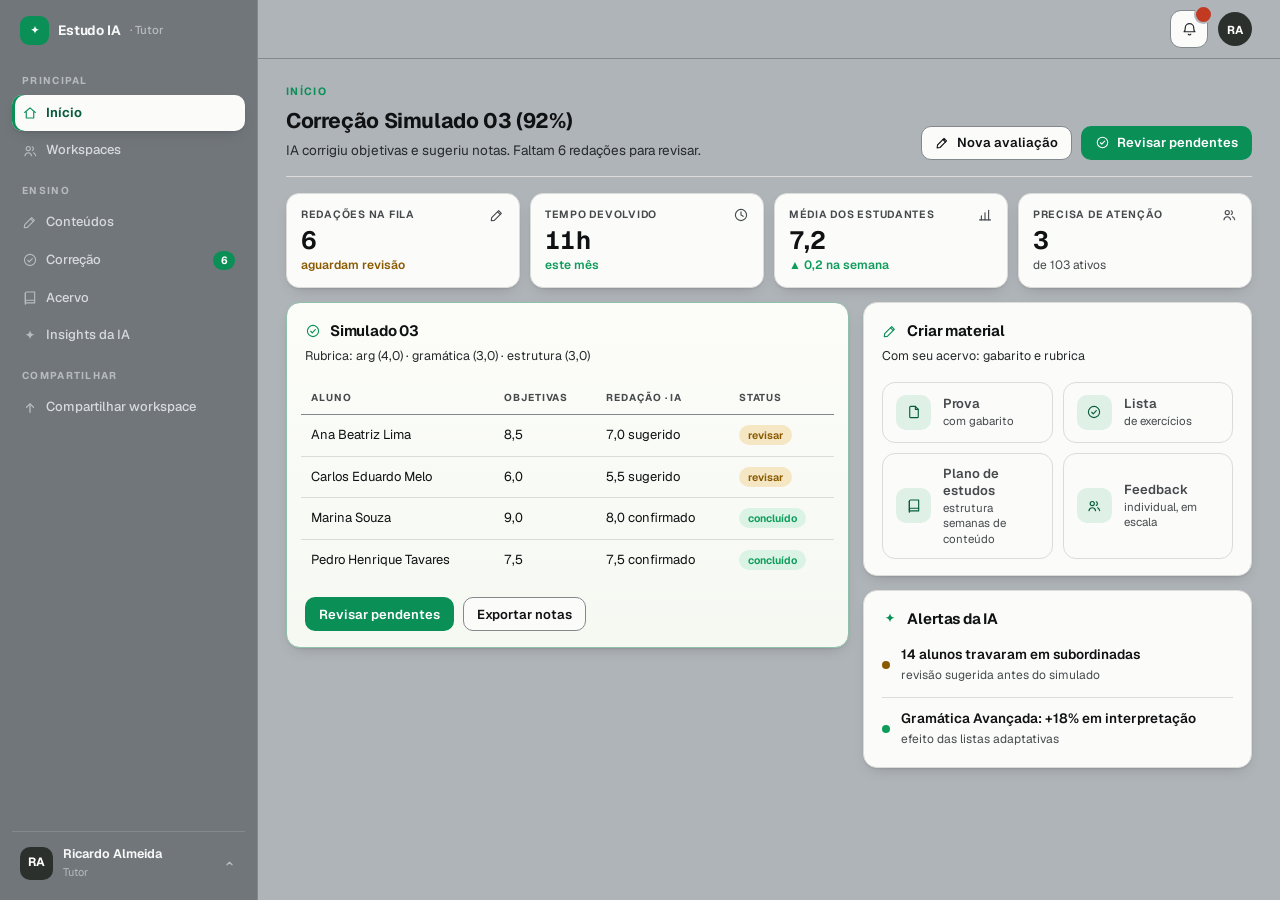
<file: mockup/professor.html>
<!doctype html>
<html lang="pt-BR">
<head>
<meta charset="utf-8">
<meta name="viewport" content="width=device-width, initial-scale=1">
<title>Professor · Estudo IA</title>
<link rel="stylesheet" href="assets/fonts.css">
<link rel="stylesheet" href="assets/ui.css">
</head>
<body>

<svg width="0" height="0" style="position:absolute" aria-hidden="true"><defs>
<symbol id="i-spark" viewBox="0 0 24 24"><path fill="currentColor" d="M12 3.2c.62 4.1 2.7 6.18 6.8 6.8-4.1.62-6.18 2.7-6.8 6.8-.62-4.1-2.7-6.18-6.8-6.8 4.1-.62 6.18-2.7 6.8-6.8Z"/></symbol>
<symbol id="i-home" viewBox="0 0 24 24" fill="none" stroke="currentColor" stroke-width="1.7" stroke-linecap="round" stroke-linejoin="round"><path d="M4 11.2 12 4.4l8 6.8"/><path d="M6.4 10.2v9.3h11.2v-9.3"/></symbol>
<symbol id="i-users" viewBox="0 0 24 24" fill="none" stroke="currentColor" stroke-width="1.7" stroke-linecap="round"><circle cx="9.4" cy="8.4" r="3.1"/><path d="M4.4 19.2c.5-3 2.5-4.6 5-4.6s4.5 1.6 5 4.6"/><path d="M15.4 5.7a3.1 3.1 0 0 1 0 5.5"/><path d="M17.3 14.7c1.7.7 2.8 2.1 3.2 4.4"/></symbol>
<symbol id="i-pen" viewBox="0 0 24 24" fill="none" stroke="currentColor" stroke-width="1.7" stroke-linecap="round" stroke-linejoin="round"><path d="m14.5 5.5 4 4L8 20l-4.6.6L4 16Z"/><path d="m12.8 7.2 4 4"/></symbol>
<symbol id="i-check" viewBox="0 0 24 24" fill="none" stroke="currentColor" stroke-width="1.7" stroke-linecap="round" stroke-linejoin="round"><circle cx="12" cy="12" r="8.4"/><path d="m8.6 12.4 2.3 2.3 4.5-4.9"/></symbol>
<symbol id="i-book" viewBox="0 0 24 24" fill="none" stroke="currentColor" stroke-width="1.7" stroke-linecap="round" stroke-linejoin="round"><path d="M5 4.8A1.8 1.8 0 0 1 6.8 3H19v16.4H7a2 2 0 0 0-2 2Z"/><path d="M5 19.4V4.8"/><path d="M19 15.4H7a2 2 0 0 0-2 2"/></symbol>
<symbol id="i-chart" viewBox="0 0 24 24" fill="none" stroke="currentColor" stroke-width="1.7" stroke-linecap="round"><path d="M3.8 19.4h16.4"/><path d="M6.6 19.4v-6.2"/><path d="M12 19.4V8.6"/><path d="M17.4 19.4V4.8"/></symbol>
<symbol id="i-send" viewBox="0 0 24 24" fill="none" stroke="currentColor" stroke-width="2" stroke-linecap="round" stroke-linejoin="round"><path d="M12 18.5V6"/><path d="m6.8 11 5.2-5.2L17.2 11"/></symbol>
<symbol id="i-chev" viewBox="0 0 24 24" fill="none" stroke="currentColor" stroke-width="2" stroke-linecap="round" stroke-linejoin="round"><path d="m8 10 4 4 4-4"/></symbol>
<symbol id="i-chev-up" viewBox="0 0 24 24" fill="none" stroke="currentColor" stroke-width="2" stroke-linecap="round" stroke-linejoin="round"><path d="m8 14 4-4 4 4"/></symbol>
<symbol id="i-download" viewBox="0 0 24 24" fill="none" stroke="currentColor" stroke-width="1.7" stroke-linecap="round" stroke-linejoin="round"><path d="M12 4.5V15"/><path d="m7 10.5 5 5 5-5"/><path d="M4.5 19.5h15"/></symbol>
<symbol id="i-clock" viewBox="0 0 24 24" fill="none" stroke="currentColor" stroke-width="1.7" stroke-linecap="round"><circle cx="12" cy="12" r="8.4"/><path d="M12 7.4V12l3.2 2"/></symbol>
<symbol id="i-bell" viewBox="0 0 24 24" fill="none" stroke="currentColor" stroke-width="1.7" stroke-linecap="round" stroke-linejoin="round"><path d="M6 9.8a6 6 0 0 1 12 0c0 4 1.6 5.4 1.6 5.4H4.4S6 13.8 6 9.8Z"/><path d="M10.2 18.6a2 2 0 0 0 3.6 0"/></symbol>
<symbol id="i-mail" viewBox="0 0 24 24" fill="none" stroke="currentColor" stroke-width="1.7" stroke-linecap="round" stroke-linejoin="round"><rect x="3.8" y="5.6" width="16.4" height="12.8" rx="2"/><path d="m4.6 7 7.4 5.6L19.4 7"/></symbol>
<symbol id="i-user" viewBox="0 0 24 24" fill="none" stroke="currentColor" stroke-width="1.7" stroke-linecap="round"><circle cx="12" cy="8.4" r="3.4"/><path d="M5.6 19.6c.6-3.5 3-5.4 6.4-5.4s5.8 1.9 6.4 5.4"/></symbol>
<symbol id="i-logout" viewBox="0 0 24 24" fill="none" stroke="currentColor" stroke-width="1.7" stroke-linecap="round" stroke-linejoin="round"><path d="M9 4.6H6.4A1.8 1.8 0 0 0 4.6 6.4v11.2a1.8 1.8 0 0 0 1.8 1.8H9"/><path d="M15.4 15.8 19.2 12l-3.8-3.8"/><path d="M9.6 12h9.6"/></symbol>
<symbol id="i-search" viewBox="0 0 24 24" fill="none" stroke="currentColor" stroke-width="1.7" stroke-linecap="round"><circle cx="11" cy="11" r="6.4"/><path d="m16 16 4.4 4.4"/></symbol>
<symbol id="i-doc" viewBox="0 0 24 24" fill="none" stroke="currentColor" stroke-width="1.7" stroke-linecap="round" stroke-linejoin="round"><path d="M7 3.6h7l4.4 4.4v11a1.4 1.4 0 0 1-1.4 1.4H7A1.4 1.4 0 0 1 5.6 19V5A1.4 1.4 0 0 1 7 3.6Z"/><path d="M14 3.6V8h4.4"/></symbol>
<symbol id="i-audio" viewBox="0 0 24 24" fill="none" stroke="currentColor" stroke-width="1.7" stroke-linecap="round" stroke-linejoin="round"><path d="M4.8 17v-4.2a7.2 7.2 0 0 1 14.4 0V17"/><rect x="4" y="14.4" width="3.6" height="5.2" rx="1.6"/><rect x="16.4" y="14.4" width="3.6" height="5.2" rx="1.6"/></symbol>
<symbol id="i-sliders" viewBox="0 0 24 24" fill="none" stroke="currentColor" stroke-width="1.7" stroke-linecap="round"><path d="M5 8h14M5 16h14"/><circle cx="9" cy="8" r="2.1" fill="var(--card)"/><circle cx="15" cy="16" r="2.1" fill="var(--card)"/></symbol>
</defs></svg>

<div class="shell">
<aside class="side">
  <a class="brand" href="./"><span class="mark"><svg><use href="#i-spark"/></svg></span>Estudo IA<span> · Tutor</span></a>

  <p class="nlabel">Principal</p>
  <nav class="nav">
    <a class="on" data-s="inicio"><svg class="ic"><use href="#i-home"/></svg>Início</a>
    <a data-s="turmas"><svg class="ic"><use href="#i-users"/></svg>Workspaces</a>
  </nav>
  <p class="nlabel">Ensino</p>
  <nav class="nav">
    <a data-s="avaliacoes"><svg class="ic"><use href="#i-pen"/></svg>Conteúdos</a>
    <a data-s="correcao"><svg class="ic"><use href="#i-check"/></svg>Correção<span class="badge">6</span></a>
    <a data-s="acervo"><svg class="ic"><use href="#i-book"/></svg>Acervo</a>
    <a data-s="alertas"><svg class="ic"><use href="#i-spark"/></svg>Insights da IA</a>
  </nav>
  <p class="nlabel">Compartilhar</p>
  <nav class="nav">
    <a data-s="workspace"><svg class="ic"><use href="#i-send"/></svg>Compartilhar workspace</a>
  </nav>
  <div class="spacer"></div>
  <div class="ddwrap sideuser-wrap">
    <button class="sideuser" style="cursor:default">
      <span class="av" style="background:#2C302D">RA</span>
      <div><b>Ricardo Almeida</b><span>Tutor</span></div>
      <svg class="ic out-ic"><use href="#i-chev-up"/></svg>
    </button>
    <div class="dd dd-up" id="dd-sideuser">
      <p class="ddh">Ricardo Almeida</p>
      <a class="ddi" data-modal="conta"><svg class="ic"><use href="#i-user"/></svg><span><b>Minha conta</b></span></a>
      <div class="ddsep"></div>
      <a class="ddi danger" href="./"><svg class="ic"><use href="#i-logout"/></svg><span><b>Sair</b></span></a>
    </div>
  </div>
</aside>
<div class="dd-backdrop" id="dd-backdrop"></div>

<main class="main">
  <div class="topbar">
    <span class="topsp"></span>
    <span class="ddwrap">
      <button class="iconbtn" data-dd="dd-notif" aria-label="Notificações"><svg class="ic"><use href="#i-bell"/></svg><span class="ndot"></span></button>
      <div class="dd" id="dd-notif">
        <p class="ddh">Notificações</p>
        <a class="ddi" data-s="correcao"><span class="dot" style="--c:var(--warn)"></span><span><b>6 redações</b><span>Simulado 03 · IA já sugeriu as notas</span></span></a>
        <a class="ddi" data-s="alertas"><span class="dot" style="--c:var(--bad)"></span><span><b>Carlos Eduardo: risco de evasão</b><span>sem estudar há 12 dias</span></span></a>
      </div>
    </span>
    <span class="ddwrap">
      <button class="avbtn" data-dd="dd-user" style="background:#2C302D" aria-label="Conta">RA</button>
      <div class="dd" id="dd-user" style="width:230px">
        <p class="ddh">Ricardo Almeida</p>
        <a class="ddi" data-modal="conta"><svg class="ic"><use href="#i-user"/></svg><span><b>Minha conta</b></span></a>
        <a class="ddi" data-s="turmas"><svg class="ic"><use href="#i-users"/></svg><span><b>Minhas turmas</b></span></a>
        <div class="ddsep"></div>
        <a class="ddi danger" href="./"><svg class="ic"><use href="#i-logout"/></svg><span><b>Sair</b></span></a>
      </div>
    </span>
  </div>

  <div class="content">

  <!-- ══ INÍCIO ══ -->
  <section class="screen on" id="s-inicio">
    <div class="phead">
      <div class="tx">
        <p class="eyebrow">Início</p>
        <h1>Correção Simulado 03 (92%)</h1>
        <p class="sub">IA corrigiu objetivas e sugeriu notas. Faltam 6 redações para revisar.</p>
      </div>
      <div class="actions"><button class="btn btn-gho" data-s="avaliacoes"><svg class="ic"><use href="#i-pen"/></svg>Nova avaliação</button><button class="btn btn-pri" data-s="correcao"><svg class="ic"><use href="#i-check"/></svg>Revisar pendentes</button></div>
    </div>
    <div class="tiles">
      <div class="tile"><span class="tico"><svg class="ic"><use href="#i-pen"/></svg></span><div class="lbl">Redações na fila</div><div class="num">6</div><div class="sub warn">aguardam revisão</div></div>
      <div class="tile"><span class="tico"><svg class="ic"><use href="#i-clock"/></svg></span><div class="lbl">Tempo devolvido</div><div class="num">11h</div><div class="sub up">este mês</div></div>
      <div class="tile"><span class="tico"><svg class="ic"><use href="#i-chart"/></svg></span><div class="lbl">Média dos estudantes</div><div class="num">7,2</div><div class="sub up">▲ 0,2 na semana</div></div>
      <div class="tile"><span class="tico"><svg class="ic"><use href="#i-users"/></svg></span><div class="lbl">Precisa de atenção</div><div class="num">3</div><div class="sub">de 103 ativos</div></div>
    </div>
    <div class="cols">
      <div class="card hero">
        <h2><svg class="ic"><use href="#i-check"/></svg>Simulado 03</h2>
        <p class="desc">Rubrica: arg (4,0) · gramática (3,0) · estrutura (3,0)</p>
        <div class="tablewrap"><table>
          <thead><tr><th>Aluno</th><th>Objetivas</th><th>Redação · IA</th><th>Status</th></tr></thead>
          <tbody>
            <tr><td class="name">Ana Beatriz Lima</td><td>8,5</td><td>7,0 sugerido</td><td><span class="pill p-warn">revisar</span></td></tr>
            <tr><td class="name">Carlos Eduardo Melo</td><td>6,0</td><td>5,5 sugerido</td><td><span class="pill p-warn">revisar</span></td></tr>
            <tr><td class="name">Marina Souza</td><td>9,0</td><td>8,0 confirmado</td><td><span class="pill p-ok">concluído</span></td></tr>
            <tr><td class="name">Pedro Henrique Tavares</td><td>7,5</td><td>7,5 confirmado</td><td><span class="pill p-ok">concluído</span></td></tr>
          </tbody>
        </table></div>
        <div class="tfoot"><button class="btn btn-pri" data-s="correcao">Revisar pendentes</button><button class="btn btn-gho">Exportar notas</button></div>
      </div>
      <div class="stack">
        <div class="card">
          <h2><svg class="ic"><use href="#i-pen"/></svg>Criar material</h2>
          <p class="desc">Com seu acervo: gabarito e rubrica</p>
          <div class="qgrid">
            <button class="qa" data-s="avaliacoes"><span class="qic"><svg class="ic"><use href="#i-doc"/></svg></span><span><b>Prova</b><span>com gabarito</span></span></button>
            <button class="qa" data-s="avaliacoes"><span class="qic"><svg class="ic"><use href="#i-check"/></svg></span><span><b>Lista</b><span>de exercícios</span></span></button>
            <button class="qa" data-s="avaliacoes"><span class="qic"><svg class="ic"><use href="#i-book"/></svg></span><span><b>Plano de estudos</b><span>estrutura semanas de conteúdo</span></span></button>
            <button class="qa" data-s="turmas"><span class="qic"><svg class="ic"><use href="#i-users"/></svg></span><span><b>Feedback</b><span>individual, em escala</span></span></button>
          </div>
        </div>
        <div class="card">
          <h2><svg class="ic"><use href="#i-spark"/></svg>Alertas da IA</h2>
          <ul class="list" style="margin-top:12px">
            <li><span class="dot" style="background:var(--warn)"></span><div class="tx"><b>14 alunos travaram em subordinadas</b><span>revisão sugerida antes do simulado</span></div></li>
            <li><span class="dot" style="background:var(--good)"></span><div class="tx"><b>Gramática Avançada: +18% em interpretação</b><span>efeito das listas adaptativas</span></div></li>
          </ul>
        </div>
      </div>
    </div>
  </section>

  <!-- ══ WORKSPACES ══ -->
  <section class="screen" id="s-turmas">
    <div class="phead">
      <div class="tx"><p class="eyebrow">Workspaces</p><h1>Seus espaços de estudo configurados</h1></div>
      <div class="actions"><button class="btn btn-pri"><svg class="ic"><use href="#i-users"/></svg>Novo workspace</button></div>
    </div>
    <div class="tgrid">
      <div class="tcard">
        <div class="thead"><span class="tname">Português ENEM</span><span class="pill p-ok">média 7,2</span></div>
        <div class="meta">34 estudantes · compartilhado</div>
        <div class="hbar"><i style="--w:74%"></i></div>
        <div class="prog"><span>Conteúdo configurado</span><span>74%</span></div>
      </div>
      <div class="tcard">
        <div class="thead"><span class="tname">Redação Nota 1000</span><span class="pill p-warn">média 6,9</span></div>
        <div class="meta">36 estudantes · compartilhado</div>
        <div class="hbar"><i style="--w:71%"></i></div>
        <div class="prog"><span>Conteúdo configurado</span><span>71%</span></div>
      </div>
      <div class="tcard">
        <div class="thead"><span class="tname">Gramática Avançada</span><span class="pill p-ok">média 7,5</span></div>
        <div class="meta">33 estudantes · compartilhado</div>
        <div class="hbar"><i style="--w:78%"></i></div>
        <div class="prog"><span>Conteúdo configurado</span><span>78%</span></div>
      </div>
    </div>
    <div class="cols fullcard">
      <div class="card">
        <h2><svg class="ic"><use href="#i-users"/></svg>Português ENEM — atenção esta semana</h2>
        <ul class="list" style="margin-top:12px">
          <li><span class="dot" style="background:var(--bad)"></span><div class="tx"><b>Carlos Eduardo Melo</b><span>3 exercícios atrasados · média 5,5</span></div><button class="btn btn-gho btn-sm">Ver perfil</button></li>
          <li><span class="dot" style="background:var(--warn)"></span><div class="tx"><b>Júlia Fernandes</b><span>performance caiu 1,2 pontos</span></div><button class="btn btn-gho btn-sm">Enviar reforço</button></li>
          <li><span class="dot" style="background:var(--good)"></span><div class="tx"><b>Marina Souza</b><span>6 dias seguidos com tutor</span></div><button class="btn btn-gho btn-sm">Elogiar</button></li>
        </ul>
      </div>
      <div class="card">
        <h2><svg class="ic"><use href="#i-chart"/></svg>Uso do tutor por workspace</h2>
        <div style="margin-top:12px">
          <div class="hrow"><span class="hlbl">Gramática Avançada</span><span class="hbar"><i style="--w:88%"></i></span><span class="hval">88%</span></div>
          <div class="hrow"><span class="hlbl">Português ENEM</span><span class="hbar"><i style="--w:81%"></i></span><span class="hval">81%</span></div>
          <div class="hrow"><span class="hlbl">Redação Nota 1000</span><span class="hbar mute"><i style="--w:64%"></i></span><span class="hval">64%</span></div>
        </div>
      </div>
    </div>
  </section>

  <!-- ══ AVALIAÇÕES ══ -->
  <section class="screen" id="s-avaliacoes">
    <div class="phead"><div class="tx"><p class="eyebrow">Avaliações</p><h1>Gerar nova prova</h1></div></div>
    <div class="cols cols-rev">
      <div class="card">
        <h2><svg class="ic"><use href="#i-sliders"/></svg>Configuração</h2>
        <p class="desc">Prova de Português · Workspace ENEM</p>
        <div class="field"><label>Conteúdo-base</label><div class="selectbox">Unidade 4 — Sintaxe do período composto<svg class="ic"><use href="#i-chev"/></svg></div></div>
        <div class="field"><label>Formato</label><div class="selectbox">10 objetivas + 2 dissertativas<svg class="ic"><use href="#i-chev"/></svg></div></div>
        <div class="field"><label>Dificuldade</label><div class="selectbox">Média · curva do ENEM<svg class="ic"><use href="#i-chev"/></svg></div></div>
        <div class="togglerow"><span>Gabarito comentado</span><span class="tg"></span></div>
        <div class="togglerow"><span>Rubrica para dissertativas</span><span class="tg"></span></div>
        <div class="togglerow"><span>Versões A/B embaralhadas</span><span class="tg off"></span></div>
        <div class="tfoot" style="margin-top:12px"><button class="btn btn-pri" style="width:100%;justify-content:center"><svg class="ic"><use href="#i-spark"/></svg>Gerar prova · 12 créditos</button></div>
      </div>
      <div class="card hero">
        <h2><svg class="ic"><use href="#i-doc"/></svg>Prévia gerada</h2>
        <p class="desc">Revise, edite ou peça outra versão de cada questão</p>
        <div class="excerpt"><b>Questão 1.</b> No verso "Quando você foi embora, fez-se noite em meu viver", a oração "Quando você foi embora" classifica-se como subordinada adverbial…<br><span style="color:var(--ink-3)">a) causal &nbsp;&nbsp;b) temporal ✓ &nbsp;&nbsp;c) concessiva &nbsp;&nbsp;d) condicional</span></div>
        <div class="excerpt"><b>Questão 11 (dissertativa).</b> Reescreva "Estudei muito, portanto passei" transformando a coordenada em subordinada adverbial, e classifique-a.<br><span style="color:var(--ink-3)">Rubrica: reescrita correta (1,0) · classificação (1,0)</span></div>
        <div class="tfoot">
          <button class="btn btn-gho btn-sm"><svg class="ic"><use href="#i-spark"/></svg>Regenerar Q1</button>
          <button class="btn btn-gho btn-sm"><svg class="ic"><use href="#i-pen"/></svg>Editar</button>
          <button class="btn btn-pri btn-sm" style="margin-left:auto">Aprovar e publicar</button>
        </div>
      </div>
    </div>
  </section>

  <!-- ══ CORREÇÃO ══ -->
  <section class="screen" id="s-correcao">
    <div class="phead">
      <div class="tx"><p class="eyebrow">Correção</p><h1>Fila de revisão — Simulado 03</h1></div>
      <div class="actions"><button class="btn btn-gho">Regras da rubrica</button></div>
    </div>
    <div class="cols cols-rev">
      <div class="card">
        <h2><svg class="ic"><use href="#i-clock"/></svg>Pendentes <span class="pill p-warn" style="margin-left:auto">6</span></h2>
        <ul class="queue">
          <li><button class="on"><span class="av">AB</span><span><b>Ana Beatriz Lima</b><span>redação · sugerido 7,0</span></span></button></li>
          <li><button><span class="av">CE</span><span><b>Carlos Eduardo Melo</b><span>redação · sugerido 5,5</span></span></button></li>
          <li><button><span class="av">JF</span><span><b>Júlia Fernandes</b><span>redação · sugerido 6,5</span></span></button></li>
          <li><button><span class="av">LM</span><span><b>Lucas Martins</b><span>redação · sugerido 7,5</span></span></button></li>
          <li><button><span class="av">RS</span><span><b>Rafaela Santos</b><span>redação · sugerido 6,0</span></span></button></li>
          <li><button><span class="av">TA</span><span><b>Thiago Assis</b><span>redação · sugerido 8,0</span></span></button></li>
        </ul>
      </div>
      <div class="card hero">
        <h2><svg class="ic"><use href="#i-pen"/></svg>Ana Beatriz Lima — Redação</h2>
        <p class="desc">Tema: "Caminhos para reduzir a evasão escolar no Brasil"</p>
        <div class="excerpt">"…a evasão escolar não é apenas um problema educacional, mas um ciclo que <u>realimenta a desigualdade</u>. Quando o jovem abandona a escola, diminui suas chances de renda e <u>aumenta a chance dos filhos repetirem</u> o mesmo caminho…"</div>
        <div class="hrow"><span class="hlbl">Argumentação</span><span class="hbar"><i style="--w:80%"></i></span><span class="hval">3,2/4</span></div>
        <div class="hrow"><span class="hlbl">Gramática</span><span class="hbar"><i style="--w:63%"></i></span><span class="hval">1,9/3</span></div>
        <div class="hrow"><span class="hlbl">Estrutura</span><span class="hbar"><i style="--w:63%"></i></span><span class="hval">1,9/3</span></div>
        <div class="memo" style="margin:14px 0 16px"><svg class="ic"><use href="#i-spark"/></svg><span><b>Justificativa da IA</b> — tese clara e bom repertório; desconto por concordância (2×) e conclusão sem agente definido.</span></div>
        <div class="tfoot">
          <button class="btn btn-pri"><svg class="ic"><use href="#i-check"/></svg>Confirmar 7,0</button>
          <button class="btn btn-gho">Ajustar nota</button>
          <button class="btn btn-gho">Redação completa</button>
        </div>
      </div>
    </div>
  </section>

  <!-- ══ ACERVO ══ -->
  <section class="screen" id="s-acervo">
    <div class="phead">
      <div class="tx"><p class="eyebrow">Acervo</p><h1>Seu material, indexado pela IA</h1></div>
      <div class="actions"><button class="btn btn-pri"><svg class="ic"><use href="#i-download"/></svg>Enviar arquivos</button></div>
    </div>
    <div class="filter">
      <button class="chip on">Tudo · 48</button><button class="chip">Unidade 3 · 12</button><button class="chip">Unidade 4 · 9</button><button class="chip">ENEM · 14</button><button class="chip">Redação · 13</button>
    </div>
    <div class="cols">
      <div class="card">
        <div class="rrow"><span class="mic"><svg class="ic"><use href="#i-doc"/></svg></span><div><b>Apostila — Sintaxe do período composto</b><span>PDF · 42 págs · Unidade 4</span></div><div class="end"><span class="pill p-ia">indexado</span></div></div>
        <div class="rrow"><span class="mic"><svg class="ic"><use href="#i-doc"/></svg></span><div><b>Slides — Orações coordenadas</b><span>PPTX · aula de 08/07</span></div><div class="end"><span class="pill p-ia">indexado</span></div></div>
        <div class="rrow"><span class="mic"><svg class="ic"><use href="#i-doc"/></svg></span><div><b>Banco de questões ENEM 2019–2025</b><span>DOCX · 180 questões</span></div><div class="end"><span class="pill p-ia">indexado</span></div></div>
        <div class="rrow"><span class="mic"><svg class="ic"><use href="#i-audio"/></svg></span><div><b>Aula gravada — Análise sintática</b><span>MP3 · 47 min</span></div><div class="end"><span class="pill p-warn">processando</span></div></div>
      </div>
      <div class="card">
        <h2><svg class="ic"><use href="#i-spark"/></svg>Como a IA usa o acervo</h2>
        <p class="desc">Últimos 30 dias</p>
        <div class="hrow"><span class="hlbl">Tutor dos alunos</span><span class="hbar"><i style="--w:76%"></i></span><span class="hval">76%</span></div>
        <div class="hrow"><span class="hlbl">Provas geradas</span><span class="hbar"><i style="--w:52%"></i></span><span class="hval">52%</span></div>
        <div class="hrow"><span class="hlbl">Resumos</span><span class="hbar"><i style="--w:41%"></i></span><span class="hval">41%</span></div>
      </div>
    </div>
  </section>

  <!-- ══ ALERTAS ══ -->
  <section class="screen" id="s-alertas">
    <div class="phead"><div class="tx"><p class="eyebrow">Alertas da IA</p><h1>O que a IA percebeu nos seus workspaces</h1></div></div>
    <div class="feed">
      <div class="alertcard"><span class="stripe" style="--c:var(--warn)"></span>
        <div class="tx"><b>14 estudantes travaram em orações subordinadas</b>
          <p>Erro dominante: adjetiva × adverbial (62% dos casos). O próximo simulado cobra o tema em 8 questões.</p>
          <div class="row"><button class="btn btn-pri btn-sm"><svg class="ic"><use href="#i-spark"/></svg>Criar revisão guiada</button><button class="btn btn-gho btn-sm">Ver os 14 estudantes</button></div>
        </div>
      </div>
      <div class="alertcard"><span class="stripe" style="--c:var(--bad)"></span>
        <div class="tx"><b>Carlos Eduardo está 3 listas atrasado e parou de usar o tutor</b>
          <p>Última sessão há 12 dias. Média caiu de 6,8 para 5,5 em um mês. Padrão parecido com evasões do ano passado.</p>
          <div class="row"><button class="btn btn-pri btn-sm">Plano de recuperação</button><button class="btn btn-gho btn-sm">Ver perfil</button></div>
        </div>
      </div>
      <div class="alertcard"><span class="stripe" style="--c:var(--good)"></span>
        <div class="tx"><b>Turma C avançou 18% em interpretação de texto</b>
          <p>Efeito das listas adaptativas de junho. Vale replicar nas turmas A e B.</p>
          <div class="row"><button class="btn btn-pri btn-sm">Replicar nas outras turmas</button><button class="btn btn-gho btn-sm">Ver análise</button></div>
        </div>
      </div>
    </div>
  </section>

  <!-- ══ COMPARTILHAR WORKSPACE ══ -->
  <section class="screen" id="s-workspace">
    <div class="phead">
      <div class="tx">
        <p class="eyebrow">Compartilhar</p>
        <h1>Compartilhe seu workspace com alunos</h1>
      </div>
    </div>
    <div class="cols">
      <div class="card hero">
        <h2><svg class="ic"><use href="#i-send"/></svg>Link para alunos</h2>
        <p class="desc">Os alunos que usarem este link terão acesso ao seu conteúdo configurado</p>
        <div class="field" style="margin-top:20px">
          <label>Link de compartilhamento</label>
          <div style="display:flex;gap:8px;align-items:center">
            <input class="input" value="https://estudo-ia.com/workspace/ra-lportuguesa" style="flex:1" readonly>
            <button class="btn btn-pri"><svg class="ic"><use href="#i-doc"/></svg>Copiar</button>
          </div>
        </div>
        <div class="field" style="margin-top:14px">
          <label>Permissões</label>
          <div class="togglerow"><span>Acesso ao acervo<small>materiais, resumos, simulados</small></span><span class="tg"></span></div>
          <div class="togglerow"><span>Correção automática<small>IA usa sua rubrica</small></span><span class="tg"></span></div>
          <div class="togglerow"><span>Alertas de progresso<small>quando aluno precisa de ajuda</small></span><span class="tg"></span></div>
        </div>
        <div class="tfoot" style="margin-top:20px">
          <button class="btn btn-pri"><svg class="ic"><use href="#i-send"/></svg>Gerar novo link</button>
          <button class="btn btn-gho">Ver quem acessou</button>
        </div>
      </div>
      <div class="card">
        <h2><svg class="ic"><use href="#i-users"/></svg>Alunos no seu workspace</h2>
        <p class="desc">Usando o link atual</p>
        <div style="margin-top:12px">
          <div class="hrow"><span class="hlbl">Marina Souza</span><span class="hval">ativa agora</span></div>
          <div class="hrow"><span class="hlbl">Carlos Eduardo</span><span class="hval">último: ontem</span></div>
          <div class="hrow"><span class="hlbl">Ana Beatriz</span><span class="hval">último: 15/07</span></div>
          <div class="hrow"><span class="hlbl">12 outros</span><span class="hval">acessaram este mês</span></div>
        </div>
      </div>
    </div>
  </section>

  </div>
</main>
</div>

<div class="modal-backdrop" id="modal-backdrop"></div>
<div class="modal" id="modal-conta">
  <div class="modal-head">
    <h3>Minha conta</h3>
    <button class="modal-x" data-modal-close aria-label="Fechar">✕</button>
  </div>
  <div class="modal-body">
    <div class="acgrid">
      <div class="stack">
        <div class="card acprofile">
          <span class="bigav" style="background:#2C302D">RA</span>
          <h3>Ricardo Almeida</h3>
          <p>Tutor · Língua Portuguesa</p>
          <button class="btn btn-gho btn-sm">Alterar foto</button>
          <div class="acmeta" style="margin-top:18px">
            <span><b>3</b>workspaces</span>
            <span><b>103</b>estudantes</span>
            <span><b>310</b>créditos</span>
          </div>
        </div>
        <div class="card">
          <h2><svg class="ic"><use href="#i-logout"/></svg>Sessão</h2>
          <p class="desc">Conectado neste dispositivo desde 10/07.</p>
          <a class="btn btn-danger" href="./"><svg class="ic"><use href="#i-logout"/></svg>Sair da conta</a>
        </div>
      </div>
      <div class="stack">
        <div class="card">
          <h2><svg class="ic"><use href="#i-user"/></svg>Dados pessoais</h2>
          <div style="display:grid;grid-template-columns:1fr 1fr;gap:12px;margin-top:14px">
            <div class="field" style="margin:0"><label>Nome completo</label><input class="input" value="Ricardo Almeida"></div>
            <div class="field" style="margin:0"><label>E-mail</label><input class="input" value="ricardo.almeida@estudo.com"></div>
            <div class="field" style="margin:0"><label>Área de atuação</label><input class="input" value="Língua Portuguesa"></div>
            <div class="field" style="margin:0"><label>Telefone</label><input class="input" value="(11) 9 7712-4483"></div>
          </div>
          <div class="tfoot"><button class="btn btn-pri">Salvar alterações</button><button class="btn btn-gho">Trocar senha</button></div>
        </div>
        <div class="card">
          <h2><svg class="ic"><use href="#i-bell"/></svg>Preferências</h2>
          <div style="margin-top:8px">
            <div class="togglerow"><span>Alertas da IA sobre estudantes<small>risco de desengajamento e padrões de erro</small></span><span class="tg"></span></div>
            <div class="togglerow"><span>Resumo diário da correção<small>fila e sugestões pendentes</small></span><span class="tg"></span></div>
            <div class="togglerow"><span>Novo acesso ao workspace<small>notificar quando alguém entrar pelo link</small></span><span class="tg off"></span></div>
          </div>
        </div>
      </div>
    </div>
  </div>
</div>

<script src="assets/app.js"></script>
<script>
(function(){var lm=null;setInterval(function(){fetch(location.href,{method:'HEAD',cache:'no-store'}).then(function(r){var v=r.headers.get('Last-Modified');if(lm&&v&&v!==lm){location.reload();}if(!lm){lm=v;}}).catch(function(){});},2000);})();
</script>
</body>
</html>
</file>
<file: mockup/assets/fonts.css>
@font-face{font-family:"Geist";font-style:normal;font-weight:300 800;font-display:swap;src:url([data-uri]) format("woff2");}
</file>
<file: mockup/assets/ui.css>
/* ══ Design system — plataforma (light kingstone) ══ */
:root{
  color-scheme:light;
  --canvas:#AFB4B8; --card:#FBFBFA; --card2:#EEEFEE; --side:#71767B;
  --stone:#6C7176; --stone-2:#52565A; --stone-3:#383B3E;
  --ink:#0F1112; --ink-2:#262A2C; --ink-3:#464A4D;
  --line:#DBDCDA; --line-strong:#83888C;
  --green:#0A8F57; --green-deep:#076B42; --green-soft:#DFF1E7; --green-ink:#075C3B;
  --gold:#B9860F; --gold-soft:#F6EBCD; --gold-ink:#7A5700;
  --good:#0E9C5C; --good-soft:#DBF3E5;
  --warn:#8A5A00; --warn-soft:#F5E7C4;
  --bad:#C23A22; --bad-soft:#FBE0D8;
  --chart-mute:#C4C9C3;
  --hm0:#EAEEE3;--hm1:#C3E4D0;--hm2:#8ACDA3;--hm3:#31A26C;--hm4:#0A8F57;
  --side-ink:#F7F8F7; --side-ink-2:#D7DADC; --side-ink-3:#B7BBBE;
  --sh:0 1px 2px rgba(15,17,18,.08),0 6px 16px -8px rgba(15,17,18,.26);
  --sh-lg:0 8px 24px -14px rgba(15,17,18,.32),0 24px 60px -32px rgba(15,17,18,.46);
}
*{box-sizing:border-box}
html{scroll-behavior:smooth;min-height:100%;overflow-x:hidden}
body{
  margin:0;background:var(--canvas);
  color:var(--ink);
  font-family:'Geist',-apple-system,'Segoe UI',sans-serif;
  font-size:14px;line-height:1.6;-webkit-font-smoothing:antialiased;
  min-height:100vh;min-height:100dvh;
  overflow-x:hidden;
}
::selection{background:rgba(14,138,87,.2)}
button,input,textarea{font-family:inherit;color:inherit}
.ic{width:17px;height:17px;flex:none}
kbd{font-family:inherit;font-size:10px;color:var(--ink-3);border:1px solid var(--line-strong);border-bottom-width:2px;border-radius:5px;padding:1px 6px;background:var(--card)}

/* ── Shell (mobile-first: base = telefone; abre em desktop a partir de 1000px) ── */
.shell{display:flex;flex-direction:column;min-height:100vh;min-height:100dvh}
.side{
  width:100%;flex:none;background:var(--side);border-right:0;border-bottom:1px solid var(--line-strong);
  display:flex;flex-direction:row;flex-wrap:wrap;align-items:center;
  padding:10px 14px;position:sticky;top:0;z-index:40;overflow:visible;
}
.brand{display:flex;align-items:center;gap:9px;font-weight:680;font-size:13.5px;letter-spacing:-.01em;text-decoration:none;color:var(--side-ink)}
.brand .mark{width:29px;height:29px;border-radius:9px;background:var(--green);display:grid;place-items:center;color:#fff;flex:none}
.brand .mark svg{width:14px;height:14px}
.brand span{display:none}
.nlabel{display:none}
.nav{display:flex;flex-direction:row;gap:2px;overflow-x:auto;width:100%;order:9;padding-top:8px;scrollbar-width:none}
.nav::-webkit-scrollbar{display:none}
.nav a{
  display:flex;align-items:center;gap:8px;padding:7px 11px;border-radius:10px;flex:none;
  color:var(--side-ink-2);text-decoration:none;font-size:13px;font-weight:500;cursor:pointer;white-space:nowrap;
  transition:background .14s ease,color .14s ease;
}
.nav a .ic{color:var(--side-ink-3);transition:color .14s ease;width:16px;height:16px}
.nav a:hover{background:rgba(255,255,255,.1);color:var(--side-ink)}
.nav a.on{background:var(--card);color:var(--green-ink);font-weight:650;box-shadow:inset 0 -3px 0 var(--green),var(--sh)}
.nav a.on .ic{color:var(--green)}
.nav a .badge{font-size:10.5px;font-weight:700;background:var(--green);color:#fff;border-radius:99px;padding:1px 7.5px}
.side .spacer{display:none}
.sideuser-wrap{display:none;position:relative;padding-top:6px;margin-top:6px;border-top:1px solid rgba(255,255,255,.14)}
.sideuser{
  display:flex;align-items:center;gap:10px;padding:8px;border:0;border-radius:11px;
  width:100%;background:transparent;cursor:pointer;text-align:left;
  transition:background .16s ease;
}
.sideuser:hover{background:rgba(255,255,255,.08)}
.sideuser:active{background:rgba(255,255,255,.08);transform:scale(.99)}
.sideuser .av{width:33px;height:33px;border-radius:10px;flex:none;display:grid;place-items:center;font-size:12px;font-weight:700;color:#fff;background:var(--green)}
.sideuser b{display:block;font-size:12.5px;font-weight:650;line-height:1.35;color:var(--side-ink)}
.sideuser span{font-size:11px;color:var(--side-ink-3);line-height:1.3}
.sideuser .out-ic{margin-left:auto;width:15px;height:15px;color:var(--side-ink-3);transition:transform .18s ease,color .16s ease}
.sideuser:hover .out-ic{color:var(--side-ink)}
.sideuser-wrap:has(.dd.open) .out-ic{transform:rotate(180deg);color:var(--green)}
.dd-up{bottom:calc(100% + 8px);top:auto;left:0;right:auto}
.dd-up.open{animation:ddup .16s cubic-bezier(.2,.7,.3,1)}
@keyframes ddup{from{opacity:0;transform:translateY(6px) scale(.98)}}
.dd-backdrop{position:fixed;inset:0;background:rgba(20,22,23,.4);z-index:49;display:none}
.dd-backdrop.open{display:block;animation:bdin .16s ease}
@keyframes bdin{from{opacity:0}}

/* ── Modal (ex.: Minha conta) — sempre centralizado, nunca uma tela dedicada ── */
.modal-backdrop{
  position:fixed;inset:0;background:rgba(20,22,23,.5);z-index:69;display:none;
  backdrop-filter:blur(2px);-webkit-backdrop-filter:blur(2px);
}
.modal-backdrop.open{display:block;animation:bdin .18s ease}
.modal{
  position:fixed;left:50%;top:50%;transform:translate(-50%,-50%) scale(.97);
  z-index:70;width:min(760px,calc(100vw - 32px));max-height:min(88vh,760px);
  background:var(--canvas);border-radius:18px;box-shadow:var(--sh-lg);
  display:none;flex-direction:column;overflow:hidden;
}
.modal.open{display:flex;animation:modalin .2s cubic-bezier(.2,.7,.3,1)}
@keyframes modalin{from{opacity:0;transform:translate(-50%,-50%) scale(.95)}}
.modal-head{
  display:flex;align-items:center;gap:12px;padding:16px 18px;border-bottom:1px solid var(--line);
  background:var(--card);flex:none;
}
.modal-head h3{font-size:15.5px;font-weight:700;letter-spacing:-.015em;margin:0}
.modal-x{
  margin-left:auto;width:30px;height:30px;border-radius:9px;border:1px solid var(--line-strong);
  background:var(--card);color:var(--ink-2);cursor:pointer;display:grid;place-items:center;
  font-size:13px;transition:border-color .15s ease,color .15s ease;
}
.modal-x:hover{border-color:var(--bad);color:var(--bad)}
.modal-body{padding:18px;overflow-y:auto;flex:1}
@media (max-width:640px){
  .modal{width:calc(100vw - 24px);max-height:90vh}
  .modal-body .acgrid{grid-template-columns:1fr}
}
@media (max-width:640px){
  .dd-up.open{
    position:fixed;left:50%;top:50%;bottom:auto;right:auto;
    transform:translate(-50%,-50%);width:min(320px,calc(100vw - 40px));
    animation:ddcenter .18s cubic-bezier(.2,.7,.3,1);
  }
  @keyframes ddcenter{from{opacity:0;transform:translate(-50%,-50%) scale(.96)}}
}

/* ── Main / topbar ── */
.main{flex:1;min-width:0}
.topbar{
  position:sticky;top:0;z-index:30;display:flex;align-items:center;gap:10px;
  padding:10px 16px;border-bottom:1px solid var(--line-strong);
  background:color-mix(in srgb,var(--canvas) 84%,transparent);
  backdrop-filter:blur(18px) saturate(150%);-webkit-backdrop-filter:blur(18px) saturate(150%);
}
.tsearch{
  display:flex;align-items:center;gap:9px;border:1px solid var(--line-strong);border-radius:11px;
  background:var(--card);padding:7px 12px;color:var(--ink-3);font-size:12.5px;cursor:pointer;width:250px;
  transition:border-color .15s ease;
}
.tsearch:hover{border-color:var(--green)}
.tsearch .ic{width:14px;height:14px}
.tsearch kbd{margin-left:auto}
.topsp{flex:1}

@media (min-width:1000px){
  .shell{flex-direction:row}
  .main{margin-left:258px}
  .side{
    width:258px;flex:none;flex-direction:column;align-items:stretch;border-bottom:0;border-right:1px solid var(--line-strong);
    padding:16px 12px 12px;position:fixed;left:0;top:0;bottom:0;
    overflow:hidden;
  }
  .brand{padding:0 8px 14px}
  .brand span{display:block;color:var(--side-ink-3);font-weight:500;font-size:11.5px}
  .nlabel{display:block;font-size:10px;font-weight:700;letter-spacing:.13em;text-transform:uppercase;color:var(--side-ink-3);padding:14px 10px 6px;margin:0}
  .nav{flex-direction:column;overflow-x:visible;width:auto;order:0;padding-top:0}
  .nav a{padding:7.5px 10px}
  .nav a.on{box-shadow:inset 3px 0 0 var(--green),var(--sh)}
  .nav a .badge{margin-left:auto}
  .side .spacer{display:block;flex:1;min-height:12px}
  .sideuser-wrap{display:block}
  .topbar{padding:10px 28px}
}
.iconbtn{
  position:relative;width:38px;height:38px;border-radius:11px;border:1px solid var(--line-strong);
  background:var(--card);display:grid;place-items:center;cursor:pointer;color:var(--ink-2);
  transition:border-color .15s ease,color .15s ease,transform .15s ease;
}
.iconbtn:hover{border-color:var(--green);color:var(--green);transform:translateY(-1px)}
.iconbtn:active{transform:translateY(0)}
.iconbtn .ic{width:17px;height:17px}
.iconbtn.has-alert{border-color:color-mix(in srgb,var(--bad) 45%,var(--line-strong))}
.ndot{
  position:absolute;top:-6px;right:-6px;min-width:19px;height:19px;padding:0 5px;border-radius:99px;
  background:var(--bad);border:2.5px solid var(--canvas);color:#fff;
  font-size:10.5px;font-weight:750;line-height:1;display:grid;place-items:center;
  box-shadow:0 0 0 0 rgba(188,62,44,.55);
  animation:ndot-pulse 2.1s ease-out infinite;
}
@keyframes ndot-pulse{
  0%{box-shadow:0 0 0 0 rgba(188,62,44,.55)}
  70%{box-shadow:0 0 0 7px rgba(188,62,44,0)}
  100%{box-shadow:0 0 0 0 rgba(188,62,44,0)}
}
.avbtn{width:34px;height:34px;border-radius:50%;border:0;cursor:pointer;background:var(--green);color:#fff;font-size:11.5px;font-weight:700;display:grid;place-items:center}
.ddwrap{position:relative}
.dd{
  position:absolute;right:0;top:calc(100% + 10px);z-index:50;width:340px;
  background:var(--card);border:1px solid var(--line);border-radius:16px;box-shadow:var(--sh-lg);
  padding:10px;display:none;
}
.dd.open{display:block;animation:ddin .18s cubic-bezier(.2,.7,.3,1)}
@keyframes ddin{from{opacity:0;transform:translateY(-6px) scale(.98)}}
.dd .ddh{
  display:flex;align-items:center;gap:8px;
  font-size:11px;font-weight:750;letter-spacing:.1em;text-transform:uppercase;color:var(--ink-3);
  padding:8px 10px 8px;
}
.dd .ddh .ddcount{
  margin-left:auto;background:var(--bad-soft);color:var(--bad);font-size:11px;font-weight:750;
  border-radius:99px;padding:2px 9px;letter-spacing:0;text-transform:none;
}
.dd .ddi{
  display:flex;gap:12px;align-items:flex-start;padding:11px 10px;border-radius:12px;cursor:pointer;
  text-decoration:none;color:inherit;transition:background .15s ease;
}
.dd .ddi:hover{background:var(--card2)}
.dd .ddi .dot{width:8px;height:8px;border-radius:50%;flex:none;margin-top:6px;background:var(--c,var(--green));box-shadow:0 0 0 3px color-mix(in srgb,var(--c,var(--green)) 18%,transparent)}
.dd .ddi b{display:block;font-size:13px;font-weight:660;line-height:1.35}
.dd .ddi span{font-size:12px;color:var(--ink-3)}
.dd .ddsep{height:1px;background:var(--line);margin:6px 4px}
.dd .ddi.danger{color:var(--bad)}
.dd .ddi.danger:hover{background:var(--bad-soft)}
.dd .ddi .ic{width:16px;height:16px;color:var(--ink-3);margin-top:2px}
.dd .ddi.danger .ic{color:var(--bad)}

.content{max-width:1180px;margin:0 auto;padding:24px 28px 58px}

/* ── Screens / page head ── */
.screen{display:none}
.screen.on{display:block;animation:fadeUp .42s cubic-bezier(.16,1,.3,1)}
@keyframes fadeUp{from{opacity:0;transform:translateY(12px) scale(.992);filter:blur(3px)}}
.screen.on :is(.card,.tile,.mat,.tcard,.alertcard,.rrow,.urgent-card,.pay-card){animation:riseIn .5s cubic-bezier(.16,1,.3,1) both}
.screen.on :is(.card,.tile,.mat,.tcard,.alertcard,.rrow,.urgent-card,.pay-card):nth-child(2){animation-delay:.04s}
.screen.on :is(.card,.tile,.mat,.tcard,.alertcard,.rrow,.urgent-card,.pay-card):nth-child(3){animation-delay:.08s}
@keyframes riseIn{from{opacity:0;transform:translateY(14px);filter:blur(4px)}}
.phead{display:flex;align-items:flex-end;gap:16px;flex-wrap:wrap;padding-bottom:14px;margin-bottom:16px;border-bottom:1px solid var(--line)}
.phead .tx{flex:1;min-width:260px}
.eyebrow{font-size:10.5px;font-weight:700;letter-spacing:.13em;text-transform:uppercase;color:var(--green);margin:0 0 8px}
h1{font-size:21px;font-weight:710;letter-spacing:-.018em;line-height:1.2;margin:0;text-wrap:balance}
.phead p.sub{color:var(--ink-2);font-size:13.5px;margin:7px 0 0;max-width:60ch}
.phead .actions{display:flex;gap:9px;flex:none;padding-bottom:2px}

/* ── Buttons ── */
.btn{
  display:inline-flex;align-items:center;gap:7px;border-radius:10px;cursor:pointer;
  font-size:13px;font-weight:600;padding:7.5px 13px;border:1px solid transparent;text-decoration:none;
  transition:background .15s ease,border-color .15s ease,color .15s ease;
}
.btn .ic{width:15px;height:15px}
.btn-pri{background:var(--green);color:#fff}
.btn-pri:hover{background:var(--green-deep)}
.btn-gho{background:var(--card);border-color:var(--line-strong);color:var(--ink)}
.btn-gho:hover{border-color:var(--green);color:var(--green)}
.btn-danger{background:var(--bad);color:#fff}
.btn-danger:hover{filter:brightness(.92)}
.btn-sm{padding:5px 11px;font-size:12px;border-radius:9px}
.btn:focus-visible,.iconbtn:focus-visible,.avbtn:focus-visible{outline:2px solid var(--green);outline-offset:2px}

/* ── Tiles ── */
.tiles{display:grid;grid-template-columns:repeat(4,1fr);gap:10px;margin-bottom:14px}
.tile{position:relative;background:var(--card);border:1px solid var(--line);border-radius:13px;padding:12px 14px;box-shadow:var(--sh)}
.tile .tico{position:absolute;top:13px;right:14px;color:var(--ink-3)}
.tile .tico .ic{width:16px;height:16px}
.tile .lbl{font-size:10.5px;font-weight:650;letter-spacing:.07em;text-transform:uppercase;color:var(--ink-3)}
.tile .num{font-size:25px;font-weight:660;letter-spacing:-.025em;margin:5px 0 2px;font-variant-numeric:tabular-nums;line-height:1.05}
.tile .sub{font-size:12px;color:var(--ink-3)}
.tile .sub.up{color:var(--good);font-weight:600}
.tile .sub.down{color:var(--bad);font-weight:600}
.tile .sub.warn{color:var(--warn);font-weight:600}

/* ── Cards / layout ── */
.cols{display:grid;grid-template-columns:1fr;gap:14px;align-items:start}
.cols-rev,.cols-eq{display:grid;gap:14px;align-items:start}
.stack{display:flex;flex-direction:column;gap:14px;min-width:0}
.card{background:var(--card);border:1px solid var(--line);border-radius:14px;padding:16px 18px;box-shadow:var(--sh);min-width:0;transition:transform .24s cubic-bezier(.16,1,.3,1),box-shadow .24s,border-color .24s}
.card:hover{transform:translateY(-1px);box-shadow:var(--sh-lg)}
.card.hero{border-color:color-mix(in srgb,var(--green) 36%,var(--line));background:linear-gradient(180deg,#FCFDF9,#F6F8F2)}
.card>h2{font-size:15px;font-weight:660;letter-spacing:-.012em;margin:0;display:flex;align-items:center;gap:9px}
.card>h2 .ic{color:var(--green);width:16px;height:16px}
.card .desc{font-size:12.5px;color:var(--ink-2);margin:3px 0 16px}
.fullcard{margin-top:16px}

/* ── Chat ── */
.memo{display:flex;gap:9px;align-items:flex-start;font-size:12.5px;color:var(--ink-2);background:var(--card2);border:1px solid var(--line);border-radius:12px;padding:9px 12px;margin-bottom:16px}
.memo .ic{width:15px;height:15px;color:var(--gold);margin-top:2px}
.memo b{color:var(--ink);font-weight:600}
.chat{display:flex;flex-direction:column;gap:17px}
.m-ai{display:flex;gap:12px}
.m-ai .av{width:26px;height:26px;border-radius:50%;flex:none;background:var(--green);display:grid;place-items:center;color:#fff;margin-top:2px}
.m-ai .av svg{width:13px;height:13px}
.m-ai .tx{font-size:14px;line-height:1.65;min-width:0}
.m-ai .tx i{color:var(--ink-2)}
.m-me{align-self:flex-end;max-width:78%;background:var(--card2);border:1px solid var(--line);border-radius:14px 14px 5px 14px;padding:9px 14px;font-size:14px}
.chips{display:flex;gap:8px;flex-wrap:wrap;margin-top:16px}
.chip{border:1px solid var(--line-strong);background:var(--card);border-radius:99px;padding:5.5px 14px;font-size:12.5px;font-weight:560;color:var(--ink-2);cursor:pointer;transition:border-color .15s,color .15s,background .15s}
.chip:hover{border-color:var(--green);color:var(--green)}
.chip.on{background:var(--green-soft);border-color:var(--green);color:var(--green-ink)}
.composer{display:flex;align-items:center;gap:8px;margin-top:12px;border:1px solid var(--line-strong);border-radius:14px;background:var(--card);padding:6px 6px 6px 15px;transition:border-color .15s,box-shadow .15s}
.composer:focus-within{border-color:var(--green);box-shadow:0 0 0 3px rgba(14,138,87,.15)}
.composer input{flex:1;border:0;background:transparent;font:inherit;font-size:14px;outline:none;min-width:0}
.composer input::placeholder{color:var(--ink-3)}
.composer .send{width:33px;height:33px;border-radius:10px;border:0;background:var(--green);color:#fff;display:grid;place-items:center;cursor:pointer;flex:none;transition:background .15s}
.composer .send:hover{background:var(--green-deep)}
.composer .send svg{width:15px;height:15px}

/* ══════════════════════════════════════════════════════════════
   TUTOR DE IA — modo de estudo imersivo (tema escuro dedicado).
   A peça central do produto. Ocupa a tela inteira, esconde a
   navegação do app e a topbar, e cria um ambiente focado à parte.
   ══════════════════════════════════════════════════════════════ */
:root{
  --tut-bg:#121313; --tut-bg-2:#1A1B1B; --tut-panel:#202222;
  --tut-line:#2B2D2D; --tut-line-2:#3A3D3C;
  --tut-ink:#ECEEED; --tut-ink-2:#AEB2B0; --tut-ink-3:#7E837F;
  --tut-green:#3E9B72; --tut-green-2:#347F5F; --tut-green-glow:rgba(62,155,114,.34);
}

/* Fullscreen: mata a moldura do app enquanto o tutor está ativo */
.shell:has(#s-tutor.on) .side{display:none}
.main:has(#s-tutor.on){margin-left:0;height:100dvh;overflow:hidden;display:flex;flex-direction:column}
.main:has(#s-tutor.on) .topbar{display:none}
.main:has(#s-tutor.on) .content{flex:1;min-height:0;max-width:none;padding:0;margin:0;display:flex;overflow:hidden}
.main:has(#s-tutor.on) #s-tutor.on{flex:1;min-height:0;display:flex;animation:none}

/* Contêiner do ambiente */
.tut{
  flex:1;min-height:0;display:flex;flex-direction:column;width:100%;
  background:
    radial-gradient(1000px 560px at 84% -10%,rgba(62,155,114,.06),transparent 62%),
    var(--tut-bg);
  color:var(--tut-ink);
}

/* ── Barra superior do modo estudo ── */
.tut-bar{
  flex:none;display:flex;align-items:center;gap:16px;padding:14px 26px;
  border-bottom:1px solid var(--tut-line);
  background:color-mix(in srgb,var(--tut-bg-2) 78%,transparent);
  backdrop-filter:blur(20px);-webkit-backdrop-filter:blur(20px);
}
.tut-exit{
  width:38px;height:38px;flex:none;border-radius:11px;cursor:pointer;
  border:1px solid var(--tut-line-2);background:transparent;color:var(--tut-ink-2);
  display:grid;place-items:center;transition:.16s;
}
.tut-exit .ic{width:18px;height:18px;transform:rotate(90deg)}
.tut-exit:hover{background:var(--tut-panel);color:var(--tut-ink);border-color:var(--tut-green)}
.tut-brand{display:flex;align-items:center;gap:12px;min-width:0}
.tut-orb{
  width:40px;height:40px;flex:none;border-radius:50%;display:grid;place-items:center;color:#EAF3EE;
  background:linear-gradient(150deg,var(--tut-green),var(--tut-green-2));
  box-shadow:0 0 0 1px rgba(255,255,255,.06),0 0 18px -6px var(--tut-green-glow);
  animation:tutOrb 4.5s ease-in-out infinite;
}
@keyframes tutOrb{50%{box-shadow:0 0 0 1px rgba(255,255,255,.06),0 0 26px -3px var(--tut-green-glow)}}
.tut-orb svg{width:20px;height:20px}
.tut-brand-tx b{display:block;font-size:15px;font-weight:680;letter-spacing:-.01em;color:var(--tut-ink);line-height:1.2}
.tut-brand-tx i{display:flex;align-items:center;gap:6px;font-style:normal;font-size:11.5px;color:var(--tut-ink-3);margin-top:2px}
.tut-pulse{width:7px;height:7px;border-radius:50%;background:var(--tut-green);box-shadow:0 0 8px var(--tut-green);animation:ndot-pulse 2.1s ease-out infinite}
.tut-subs{display:flex;gap:6px;margin:0 auto;overflow-x:auto;scrollbar-width:none;padding:2px}
.tut-subs::-webkit-scrollbar{display:none}
.tut-sub{
  flex:none;border:1px solid var(--tut-line-2);background:transparent;color:var(--tut-ink-2);
  border-radius:99px;padding:7px 16px;font-size:12.5px;font-weight:560;cursor:pointer;transition:.16s;white-space:nowrap;
}
.tut-sub:hover{color:var(--tut-ink);border-color:var(--tut-ink-3)}
.tut-sub.on{
  color:#0E0F0F;font-weight:680;border-color:transparent;
  background:linear-gradient(180deg,#F2F4F3,#DBDFDD);
  box-shadow:0 1px 0 rgba(255,255,255,.12);
}
.tut-hist{
  flex:none;display:inline-flex;align-items:center;gap:7px;cursor:pointer;
  border:1px solid var(--tut-line-2);background:transparent;color:var(--tut-ink-2);
  border-radius:11px;padding:8px 14px;font-size:12.5px;font-weight:560;transition:.16s;
}
.tut-hist .ic{width:15px;height:15px}
.tut-hist:hover{background:var(--tut-panel);color:var(--tut-ink);border-color:var(--tut-ink-3)}
/* Grupo de abas (Contexto / Configurações) */
.tut-tabs{flex:none;display:flex;gap:3px;padding:3px;border-radius:12px;border:1px solid var(--tut-line-2);background:var(--tut-bg-2)}
.tut-tab{
  display:inline-flex;align-items:center;gap:7px;cursor:pointer;
  border:0;background:transparent;color:var(--tut-ink-2);
  border-radius:9px;padding:7px 12px;font-size:12.5px;font-weight:560;transition:.16s;white-space:nowrap;
}
.tut-tab .ic{width:15px;height:15px;color:var(--tut-ink-3);transition:color .16s}
.tut-tab:hover{color:var(--tut-ink)}
.tut-tab[aria-expanded="true"]{background:var(--tut-panel);color:var(--tut-ink);box-shadow:0 1px 2px rgba(0,0,0,.4)}
.tut-tab[aria-expanded="true"] .ic{color:var(--tut-green)}
.tut-tab .tut-ctx-count{
  min-width:18px;height:18px;padding:0 5px;border-radius:99px;display:grid;place-items:center;
  font-size:10.5px;font-weight:700;color:#0E0F0F;background:var(--tut-green);
}

/* ── Área rolável (o único scroll) ── */
/* ── Corpo: coluna do chat + painel de contexto lado a lado ── */
.tut-body{flex:1;min-height:0;display:flex}
.tut-chat{flex:1;min-width:0;display:flex;flex-direction:column}

.tut-scroll{flex:1;min-height:0;overflow-y:auto;padding:34px 26px 12px}
.tut-scroll::-webkit-scrollbar{width:9px}
.tut-scroll::-webkit-scrollbar-thumb{background:var(--tut-line-2);border-radius:99px;border:3px solid transparent;background-clip:padding-box}
.tut-flow{width:100%;max-width:780px;margin:0 auto;display:flex;flex-direction:column;gap:20px}

/* ══ Painéis laterais (Contexto / Configurações) — abas colapsáveis ══ */
.tut-ctx{
  flex:none;width:0;display:none;flex-direction:column;gap:14px;overflow:hidden;
  border-left:1px solid var(--tut-line);background:var(--tut-bg-2);padding:20px 18px;
}
/* Config rola por dentro (não usa accordion) */
.tut-ctx[data-panel="cfg"]{overflow-y:auto}
.tut-ctx::-webkit-scrollbar{width:9px}
.tut-ctx::-webkit-scrollbar-thumb{background:var(--tut-line-2);border-radius:99px;border:3px solid transparent;background-clip:padding-box}
/* Só o painel da aba ativa aparece */
.tut-body[data-open="ctx"] .tut-ctx[data-panel="ctx"],
.tut-body[data-open="cfg"] .tut-ctx[data-panel="cfg"]{
  display:flex;width:420px;animation:tutPanelIn .32s cubic-bezier(.5,0,.2,1);
}
@keyframes tutPanelIn{from{width:0;opacity:0;padding-left:0;padding-right:0}}
.tut-ctx>*{white-space:nowrap}
.tut-ctx-head{display:flex;align-items:flex-start;gap:10px}
.tut-ctx-head>div{min-width:0}
.tut-ctx-head b{display:block;font-size:14px;font-weight:660;color:var(--tut-ink);letter-spacing:-.01em}
.tut-ctx-head span{display:block;font-size:11.5px;color:var(--tut-ink-3);margin-top:2px;white-space:normal}
.tut-ctx-close{
  margin-left:auto;flex:none;width:30px;height:30px;border-radius:9px;cursor:pointer;
  border:1px solid var(--tut-line-2);background:transparent;color:var(--tut-ink-2);display:grid;place-items:center;transition:.16s;
}
.tut-ctx-close .ic{width:16px;height:16px;transform:rotate(-90deg)}
.tut-ctx-close:hover{background:var(--tut-panel);color:var(--tut-ink);border-color:var(--tut-ink-3)}

/* ══ Accordion: seções que dividem o espaço vertical do painel ══ */
.tut-acc{flex:1;min-height:0;display:flex;flex-direction:column;gap:10px;overflow:hidden}
.tut-sec{
  border:1px solid var(--tut-line);border-radius:14px;background:var(--tut-bg);overflow:hidden;
  display:flex;flex-direction:column;min-height:0;
}
/* Seção aberta ganha o espaço flexível; fechada encolhe ao cabeçalho */
.tut-sec[open]{flex:1;min-height:0}
.tut-sec summary{
  display:flex;align-items:center;gap:11px;cursor:pointer;padding:13px 14px;list-style:none;
  user-select:none;transition:background .15s;flex:none;
}
.tut-sec summary::-webkit-details-marker{display:none}
.tut-sec summary:hover{background:var(--tut-panel)}
.tut-sec[open] summary{border-bottom:1px solid var(--tut-line)}
.tut-sec-ic{width:18px;height:18px;flex:none;color:var(--tut-green)}
.tut-sec-tx{flex:1;min-width:0}
.tut-sec-tx b{display:block;font-size:13.5px;font-weight:640;color:var(--tut-ink);line-height:1.2}
.tut-sec-tx small{display:block;font-size:11px;color:var(--tut-ink-3);margin-top:1px;white-space:nowrap;overflow:hidden;text-overflow:ellipsis}
.tut-sec-count{
  flex:none;min-width:20px;height:20px;padding:0 6px;border-radius:99px;display:grid;place-items:center;
  font-size:11px;font-weight:700;color:var(--tut-ink-2);background:var(--tut-panel);border:1px solid var(--tut-line-2);
}
.tut-sec-chev{width:16px;height:16px;flex:none;color:var(--tut-ink-3);transition:transform .22s cubic-bezier(.5,0,.2,1)}
.tut-sec[open] .tut-sec-chev{transform:rotate(180deg)}
.tut-sec[open] .tut-sec-count{color:#08150F;background:var(--tut-green);border-color:transparent}
/* Corpo rola por dentro quando o conteúdo excede a altura da seção */
.tut-sec-body{flex:1;min-height:0;overflow-y:auto;padding:14px;display:flex;flex-direction:column;gap:12px}
.tut-sec-body::-webkit-scrollbar{width:8px}
.tut-sec-body::-webkit-scrollbar-thumb{background:var(--tut-line-2);border-radius:99px;border:2px solid transparent;background-clip:padding-box}

/* Zona de drop */
.tut-drop{
  display:flex;flex-direction:column;align-items:center;text-align:center;gap:5px;cursor:pointer;
  border:1.5px dashed var(--tut-line-2);border-radius:15px;padding:24px 16px;
  background:var(--tut-bg);transition:.18s;
}
.tut-drop:hover,.tut-drop.drag{border-color:var(--tut-green);background:rgba(62,155,114,.07)}
.tut-drop-ic{
  width:44px;height:44px;border-radius:13px;display:grid;place-items:center;margin-bottom:4px;
  background:var(--tut-panel);color:var(--tut-green);border:1px solid var(--tut-line-2);transition:.18s;
}
.tut-drop.drag .tut-drop-ic{transform:translateY(-2px)}
.tut-drop-ic svg{width:21px;height:21px}
.tut-drop b{font-size:13.5px;font-weight:620;color:var(--tut-ink)}
.tut-drop>span{font-size:12px;color:var(--tut-ink-2);white-space:normal}
.tut-drop u{color:var(--tut-green);text-decoration:none;font-weight:600}
.tut-drop small{font-size:11px;color:var(--tut-ink-3);margin-top:3px;white-space:normal}

/* Lista de arquivos */
.tut-files{display:flex;flex-direction:column;gap:8px}
.tut-file{
  display:flex;align-items:center;gap:11px;padding:10px 11px;border-radius:12px;
  border:1px solid var(--tut-line);background:var(--tut-panel);transition:.16s;
}
.tut-file:hover{border-color:var(--tut-line-2)}
.tut-file-ic{
  width:34px;height:34px;flex:none;border-radius:9px;display:grid;place-items:center;
  background:var(--tut-bg);color:var(--tut-ink-2);border:1px solid var(--tut-line-2);
}
.tut-file-ic svg{width:16px;height:16px}
.tut-file-tx{min-width:0;flex:1}
.tut-file-tx b{display:block;font-size:12.5px;font-weight:600;color:var(--tut-ink);overflow:hidden;text-overflow:ellipsis;white-space:nowrap}
.tut-file-tx span{display:block;font-size:11px;color:var(--tut-ink-3);white-space:nowrap}
.tut-file-x{
  flex:none;width:24px;height:24px;border-radius:7px;cursor:pointer;font-size:11px;
  border:0;background:transparent;color:var(--tut-ink-3);display:grid;place-items:center;transition:.15s;
}
.tut-file-x:hover{background:var(--tut-bg);color:#E5695A}
.tut-file.loading{border-color:color-mix(in srgb,var(--tut-green) 30%,var(--tut-line))}
.tut-file.loading .tut-file-tx span{color:var(--tut-green)}
.tut-file-spin{
  width:16px;height:16px;flex:none;border-radius:50%;
  border:2px solid var(--tut-line-2);border-top-color:var(--tut-green);animation:tutSpin .7s linear infinite;
}
@keyframes tutSpin{to{transform:rotate(360deg)}}
.tut-ctx-note{
  display:flex;align-items:flex-start;gap:8px;margin:auto 0 0;padding-top:12px;
  font-size:11.5px;line-height:1.5;color:var(--tut-ink-3);white-space:normal;border-top:1px solid var(--tut-line);
}
.tut-ctx-note .ic{width:14px;height:14px;color:var(--tut-green);flex:none;margin-top:1px}

/* ── Conteúdo do painel de Configurações ── */
.tut-cfg{display:flex;flex-direction:column;gap:18px;flex:1}
.tut-cfg-field{display:flex;flex-direction:column;gap:8px}
.tut-cfg-field>label{font-size:11px;font-weight:700;letter-spacing:.05em;text-transform:uppercase;color:var(--tut-ink-3)}
.tut-cfg-field>small{font-size:11px;color:var(--tut-ink-3);white-space:normal;line-height:1.45}
/* Segmented control */
.tut-seg{display:flex;gap:4px;padding:4px;border-radius:11px;background:var(--tut-bg);border:1px solid var(--tut-line)}
.tut-seg button{
  flex:1;border:0;background:transparent;color:var(--tut-ink-2);cursor:pointer;
  border-radius:8px;padding:8px 6px;font-size:12.5px;font-weight:560;transition:.15s;white-space:nowrap;
}
.tut-seg button:hover{color:var(--tut-ink)}
.tut-seg button.on{background:var(--tut-panel);color:var(--tut-ink);font-weight:640;box-shadow:0 1px 2px rgba(0,0,0,.4),inset 0 0 0 1px var(--tut-line-2)}
/* Select fake */
.tut-select{
  display:flex;align-items:center;justify-content:space-between;gap:8px;cursor:pointer;
  border:1px solid var(--tut-line-2);background:var(--tut-bg);color:var(--tut-ink);
  border-radius:11px;padding:10px 13px;font-size:13px;font-weight:560;transition:.15s;
}
.tut-select:hover{border-color:var(--tut-ink-3)}
.tut-select .ic{width:15px;height:15px;color:var(--tut-ink-3)}
/* Toggles */
.tut-cfg-toggles{display:flex;flex-direction:column;gap:2px;border-top:1px solid var(--tut-line);padding-top:6px}
.tut-toggle{display:flex;align-items:center;gap:12px;padding:11px 0;border-bottom:1px solid var(--tut-line)}
.tut-toggle:last-child{border-bottom:0}
.tut-toggle>div{flex:1;min-width:0}
.tut-toggle b{display:block;font-size:13px;font-weight:600;color:var(--tut-ink);white-space:normal}
.tut-toggle span{display:block;font-size:11px;color:var(--tut-ink-3);white-space:normal;margin-top:1px}
.tut-sw{
  flex:none;width:40px;height:23px;border-radius:99px;border:0;cursor:pointer;position:relative;
  background:var(--tut-line-2);transition:background .2s;
}
.tut-sw::after{
  content:"";position:absolute;top:2.5px;left:2.5px;width:18px;height:18px;border-radius:50%;
  background:#EDEFEE;transition:transform .2s cubic-bezier(.5,0,.2,1);box-shadow:0 1px 2px rgba(0,0,0,.5);
}
.tut-sw.on{background:var(--tut-green)}
.tut-sw.on::after{transform:translateX(17px)}

/* ── Conteúdo do painel de Episódios (áudio) ── */
.tut-ep{display:flex;flex-direction:column;gap:16px;flex:1}
.tut-ep-row{display:grid;grid-template-columns:1fr 1fr;gap:10px}
/* Seleção de conteúdo */
.tut-pick{display:flex;flex-direction:column;gap:6px}
.tut-pick-item{
  display:flex;align-items:center;gap:11px;cursor:pointer;
  border:1px solid var(--tut-line);background:var(--tut-panel);border-radius:11px;padding:10px 12px;transition:.15s;
}
.tut-pick-item:hover{border-color:var(--tut-line-2)}
.tut-pick-item:has(input:checked){border-color:color-mix(in srgb,var(--tut-green) 45%,var(--tut-line));background:rgba(62,155,114,.08)}
.tut-pick-item input{
  appearance:none;-webkit-appearance:none;flex:none;width:19px;height:19px;border-radius:6px;cursor:pointer;
  border:1.5px solid var(--tut-line-2);background:var(--tut-bg);position:relative;transition:.15s;
}
.tut-pick-item input:checked{background:var(--tut-green);border-color:var(--tut-green)}
.tut-pick-item input:checked::after{
  content:"";position:absolute;left:6px;top:2.5px;width:5px;height:9px;
  border:solid #08150F;border-width:0 2px 2px 0;transform:rotate(45deg);
}
.tut-pick-item span{min-width:0}
.tut-pick-item b{display:block;font-size:12.5px;font-weight:600;color:var(--tut-ink);white-space:nowrap;overflow:hidden;text-overflow:ellipsis}
.tut-pick-item small{display:block;font-size:11px;color:var(--tut-ink-3);white-space:nowrap}
.tut-pick-count{font-size:11.5px;color:var(--tut-ink-3);white-space:normal}
.tut-pick-count b{color:var(--tut-green);font-weight:700}
/* Botão gerar */
.tut-ep-gen{
  display:flex;align-items:center;justify-content:center;gap:8px;cursor:pointer;width:100%;
  border:0;border-radius:13px;padding:13px;font-size:13.5px;font-weight:660;color:#08150F;
  background:linear-gradient(150deg,var(--tut-green),var(--tut-green-2));
  box-shadow:0 8px 20px -10px var(--tut-green-glow);transition:transform .15s,box-shadow .15s;
}
.tut-ep-gen .ic{width:16px;height:16px}
.tut-ep-gen:hover{transform:translateY(-1px);box-shadow:0 10px 24px -8px var(--tut-green-glow)}
.tut-ep-gen:disabled{opacity:.85;cursor:default;transform:none}
.tut-ep-gen .tut-file-spin{border-color:rgba(8,21,15,.3);border-top-color:#08150F}
/* Lista de episódios */
.tut-ep-list{display:flex;flex-direction:column;gap:8px}
.tut-ep-item{
  display:flex;align-items:center;gap:11px;padding:9px 11px;border-radius:12px;
  border:1px solid var(--tut-line);background:var(--tut-panel);transition:.15s;
}
.tut-ep-item:hover{border-color:var(--tut-line-2)}
.tut-ep-play{
  flex:none;width:34px;height:34px;border-radius:50%;cursor:pointer;display:grid;place-items:center;color:#08150F;
  border:0;background:linear-gradient(150deg,var(--tut-green),var(--tut-green-2));transition:transform .14s;
}
.tut-ep-play:hover{transform:scale(1.06)}
.tut-ep-play svg{width:16px;height:16px;margin-left:1px}
.tut-ep-play.playing svg{margin-left:0}
.tut-ep-tx{min-width:0;flex:1}
.tut-ep-tx b{display:block;font-size:12.5px;font-weight:600;color:var(--tut-ink);white-space:nowrap;overflow:hidden;text-overflow:ellipsis}
.tut-ep-tx span{display:block;font-size:11px;color:var(--tut-ink-3)}
.tut-ep-dur{font-size:11px;font-weight:600;color:var(--tut-ink-3);font-variant-numeric:tabular-nums;flex:none}

/* Faixa de memória do tutor */
.tut-memory{
  align-self:center;display:flex;align-items:center;gap:10px;max-width:600px;
  padding:9px 16px;border-radius:99px;font-size:12.5px;line-height:1.4;color:var(--tut-ink-2);
  background:var(--tut-bg-2);border:1px solid var(--tut-line);
}
.tut-memory .ic{width:15px;height:15px;color:var(--tut-green);flex:none}
.tut-memory b{color:var(--tut-ink);font-weight:620}

.tut-day{align-self:center;font-size:11px;font-weight:650;letter-spacing:.08em;text-transform:uppercase;color:var(--tut-ink-3);margin:2px 0}

/* ── Mensagens ── */
.tmsg{display:flex;gap:13px;max-width:100%;animation:tmsgIn .45s cubic-bezier(.16,1,.3,1) both}
@keyframes tmsgIn{from{opacity:0;transform:translateY(10px)}}
.tmsg-av{
  width:34px;height:34px;flex:none;border-radius:50%;display:grid;place-items:center;color:#EAF3EE;
  background:linear-gradient(150deg,var(--tut-green),var(--tut-green-2));
  box-shadow:0 0 0 1px rgba(255,255,255,.05);margin-top:2px;
}
.tmsg-av svg{width:16px;height:16px}
.tmsg-bubble{font-size:15px;line-height:1.62;padding:13px 18px;border-radius:4px 18px 18px 18px}
.tmsg.ai .tmsg-bubble{background:var(--tut-panel);border:1px solid var(--tut-line);color:var(--tut-ink);max-width:640px}
.tmsg.ai .tmsg-bubble i{color:var(--tut-ink-2)}
.tmsg.ai .tmsg-bubble b{color:var(--tut-green);font-weight:640}
.tmsg.me{justify-content:flex-end}
.tmsg.me .tmsg-bubble{
  border-radius:18px 4px 18px 18px;max-width:560px;color:#12130F;font-weight:500;
  background:linear-gradient(180deg,#EDEFEE,#DCDFDD);
  box-shadow:0 8px 22px -14px rgba(0,0,0,.6);
}

/* Cartão de questão */
.tmsg-quiz{max-width:640px;padding:16px 18px 15px}
.tmsg-tag{
  display:inline-block;font-size:10.5px;font-weight:700;letter-spacing:.06em;text-transform:uppercase;
  color:var(--tut-green);background:rgba(47,212,138,.12);border:1px solid color-mix(in srgb,var(--tut-green) 30%,transparent);
  border-radius:99px;padding:3px 10px;margin-bottom:11px;
}
.tmsg-quiz p{margin:0 0 14px;font-size:15px;line-height:1.62}
.tut-opts{display:grid;grid-template-columns:1fr 1fr;gap:8px}
.tut-opt{
  display:flex;align-items:center;gap:11px;text-align:left;cursor:pointer;
  border:1px solid var(--tut-line-2);background:var(--tut-bg-2);color:var(--tut-ink);
  border-radius:11px;padding:11px 13px;font-size:14px;transition:.16s;
}
.tut-opt b{
  width:22px;height:22px;flex:none;border-radius:7px;display:grid;place-items:center;
  font-size:12px;font-weight:700;background:var(--tut-line);color:var(--tut-ink-2);transition:.16s;
}
.tut-opt:hover{border-color:var(--tut-green);background:rgba(47,212,138,.08)}
.tut-opt:hover b{background:var(--tut-green);color:#04140D}

/* ── Dock inferior (ações + composer) ── */
.tut-dock{
  flex:none;padding:14px 26px 22px;border-top:1px solid var(--tut-line);
  background:linear-gradient(180deg,transparent,color-mix(in srgb,var(--tut-bg-2) 70%,transparent));
}
.tut-quick{display:flex;gap:8px;justify-content:center;margin-bottom:12px;flex-wrap:wrap}
.tut-quick button{
  display:inline-flex;align-items:center;gap:7px;cursor:pointer;
  border:1px solid var(--tut-line-2);background:var(--tut-panel);color:var(--tut-ink-2);
  border-radius:99px;padding:7px 14px;font-size:12.5px;font-weight:560;transition:.16s;
}
.tut-quick button .ic{width:14px;height:14px;color:var(--tut-green)}
.tut-quick button:hover{color:var(--tut-ink);border-color:var(--tut-green);background:rgba(47,212,138,.08)}
.tut-input{
  display:flex;align-items:center;gap:10px;padding:8px 8px 8px 20px;
  border-radius:18px;border:1px solid var(--tut-line-2);background:var(--tut-panel);
  transition:border-color .16s,box-shadow .16s;
}
.tut-input:focus-within{border-color:var(--tut-green);box-shadow:0 0 0 3px rgba(47,212,138,.16),0 0 30px -8px var(--tut-green-glow)}
.tut-input input{flex:1;min-width:0;border:0;background:transparent;outline:none;font:inherit;font-size:15px;color:var(--tut-ink)}
.tut-input input::placeholder{color:var(--tut-ink-3)}
.tut-send{
  width:42px;height:42px;flex:none;border:0;border-radius:13px;cursor:pointer;color:#EAF3EE;
  display:grid;place-items:center;transition:transform .16s,box-shadow .16s,background .16s;
  background:linear-gradient(150deg,var(--tut-green),var(--tut-green-2));
  box-shadow:0 6px 16px -8px rgba(0,0,0,.7);
}
.tut-send:hover{transform:translateY(-1px);box-shadow:0 0 20px -6px var(--tut-green-glow)}
.tut-send svg{width:17px;height:17px}

/* Telas médias: o painel vira overlay deslizante (não espreme o chat) */
@media (max-width:1100px){
  .tut-body{position:relative}
  .tut-body[data-open="ctx"] .tut-ctx[data-panel="ctx"],
  .tut-body[data-open="cfg"] .tut-ctx[data-panel="cfg"]{
    position:absolute;top:0;right:0;bottom:0;z-index:20;width:min(420px,92vw);
    box-shadow:-20px 0 50px -20px rgba(0,0,0,.7);
    animation:tutPanelSlide .3s cubic-bezier(.5,0,.2,1);
  }
  @keyframes tutPanelSlide{from{transform:translateX(101%)}}
  /* backdrop quando algum painel está aberto */
  .tut-body[data-open]::after{
    content:"";position:absolute;inset:0;z-index:15;background:rgba(0,0,0,.5);animation:bdin .3s ease;
  }
}

@media (max-width:720px){
  .tut-bar{gap:10px;padding:12px 16px;flex-wrap:wrap}
  .tut-subs{order:3;width:100%;margin:0}
  .tut-hist{display:none}
  .tut-scroll{padding:22px 16px 8px}
  .tut-dock{padding:12px 16px 18px}
  .tut-opts{grid-template-columns:1fr}
  .tmsg.ai .tmsg-bubble,.tmsg.me .tmsg-bubble,.tmsg-quiz{max-width:100%}
}

/* ── Quick actions ── */
.qgrid{display:grid;grid-template-columns:1fr 1fr;gap:10px}
.qa{display:flex;align-items:center;gap:12px;padding:12px 13px;border-radius:13px;border:1px solid var(--line);background:var(--card);cursor:pointer;text-align:left;transition:border-color .15s,transform .15s,box-shadow .15s}
.qa:hover{border-color:color-mix(in srgb,var(--green) 50%,var(--line));transform:translateY(-1px);box-shadow:var(--sh-lg)}
.qa .qic{width:35px;height:35px;border-radius:10px;flex:none;display:grid;place-items:center;background:var(--green-soft);color:var(--green-ink)}
.qa .qic .ic{width:16px;height:16px}
.qa b{display:block;font-size:13px;font-weight:600;line-height:1.3}
.qa span{font-size:11.5px;color:var(--ink-3);display:block;line-height:1.35}

/* ── Lists ── */
.list{list-style:none;margin:0;padding:0}
.list li{display:flex;align-items:center;gap:11px;padding:11px 0;border-bottom:1px solid var(--line)}
.list li:last-child{border-bottom:0;padding-bottom:2px}
.list li:first-child{padding-top:2px}
.dot{width:8px;height:8px;border-radius:50%;flex:none}
.list .tx{min-width:0;flex:1}
.list .tx b{font-size:13.5px;font-weight:600;display:block;line-height:1.35}
.list .tx span{font-size:12px;color:var(--ink-3)}
.pill{font-size:10.5px;font-weight:650;padding:3px 9px;border-radius:99px;flex:none;margin-left:auto;white-space:nowrap}
.p-ok{background:var(--good-soft);color:var(--good)}
.p-warn{background:var(--warn-soft);color:var(--warn)}
.p-bad{background:var(--bad-soft);color:var(--bad)}
.p-ia{background:var(--green-soft);color:var(--green-ink)}

/* ── Table ── */
.tablewrap{overflow-x:auto;margin:0 -4px}
table{width:100%;border-collapse:collapse;font-size:13px}
th{text-align:left;font-size:10px;font-weight:700;letter-spacing:.09em;text-transform:uppercase;color:var(--ink-3);padding:8px 10px;border-bottom:1px solid var(--line-strong)}
td{padding:10px;border-bottom:1px solid var(--line);font-variant-numeric:tabular-nums}
tbody tr:hover{background:var(--card2)}
tr:last-child td{border-bottom:0}
td .name{font-weight:560}
.tfoot{display:flex;gap:9px;margin-top:16px;flex-wrap:wrap}

/* ── Charts ── */
.chart{display:flex;align-items:flex-end;gap:14px;height:140px;margin-top:8px;padding:0 4px;border-bottom:1px solid var(--line-strong);background:repeating-linear-gradient(to top,transparent 0 34px,var(--line) 34px 35px)}
.chart .b{flex:1;display:flex;flex-direction:column;align-items:center;justify-content:flex-end;gap:7px;height:100%}
.chart .b i{width:100%;max-width:34px;border-radius:5px 5px 0 0;height:var(--h);background:var(--chart-mute)}
.chart .b.hl i{background:var(--green)}
.chart .b b{font-size:11.5px;font-weight:660;font-variant-numeric:tabular-nums;color:var(--ink-2)}
.chart .b.hl b{color:var(--green)}
.screen.on .chart .b i{animation:growUp .6s cubic-bezier(.2,.7,.3,1) both}
@keyframes growUp{from{height:0}}
.xlabels{display:flex;gap:14px;padding:8px 4px 0}
.xlabels span{flex:1;text-align:center;font-size:11px;color:var(--ink-3)}
.hrow{display:grid;grid-template-columns:118px 1fr 46px;align-items:center;gap:12px;padding:7px 0;font-size:13px}
.hrow .hlbl{color:var(--ink-2);font-weight:560;white-space:nowrap;overflow:hidden;text-overflow:ellipsis}
.hbar{height:7px;border-radius:99px;background:color-mix(in srgb,var(--line) 60%,transparent);overflow:hidden}
.hbar i{display:block;height:100%;border-radius:99px;background:var(--green);width:var(--w)}
.hbar.mute i{background:var(--chart-mute)}
.hbar.gold i{background:var(--gold)}
.hbar.bad i{background:var(--bad)}
.hrow .hval{text-align:right;font-weight:660;font-variant-numeric:tabular-nums;font-size:12px}
.screen.on .hbar i{animation:growW .6s cubic-bezier(.2,.7,.3,1) both}
@keyframes growW{from{width:0}}
.donutwrap{display:flex;align-items:center;gap:22px;flex-wrap:wrap}
.donut{position:relative;width:148px;height:148px;flex:none}
.donut svg{width:100%;height:100%;transform:rotate(-90deg)}
.donut .ringbg{fill:none;stroke:var(--card2);stroke-width:12}
.donut .ringfg{fill:none;stroke:var(--green);stroke-width:12;stroke-linecap:round;stroke-dasharray:351.86;stroke-dashoffset:var(--off)}
.screen.on .donut .ringfg{animation:ring .9s cubic-bezier(.2,.7,.3,1) both}
@keyframes ring{from{stroke-dashoffset:351.86}}
.donut .cent{position:absolute;inset:0;display:grid;place-items:center;text-align:center}
.donut .cent b{font-size:25px;font-weight:680;letter-spacing:-.02em;display:block;line-height:1.1}
.donut .cent span{font-size:11px;color:var(--ink-3)}
.legend{flex:1;min-width:200px}
.heat{display:grid;grid-template-columns:60px repeat(5,1fr);gap:6px;align-items:center;margin-top:6px}
.heat .hl{font-size:11px;color:var(--ink-3);text-align:right;padding-right:4px}
.heat .cell{height:26px;border-radius:7px;transition:transform .12s}
.heat .cell:hover{transform:scale(1.06)}
.h0{background:var(--hm0)}.h1{background:var(--hm1)}.h2{background:var(--hm2)}.h3{background:var(--hm3)}.h4{background:var(--hm4)}
.heatlegend{display:flex;align-items:center;gap:5px;margin-top:13px;font-size:11px;color:var(--ink-3)}
.heatlegend i{width:16px;height:10px;border-radius:3px;display:inline-block}

/* ── Agenda ── */
.week{display:grid;grid-template-columns:repeat(5,1fr);gap:10px}
.day h4{margin:0 0 8px;font-size:10.5px;font-weight:700;letter-spacing:.08em;text-transform:uppercase;color:var(--ink-3);text-align:center}
.day.today h4{color:var(--green)}
.day .evs{display:flex;flex-direction:column;gap:8px;min-height:150px;border-top:2px solid var(--line);padding-top:10px}
.day.today .evs{border-top-color:var(--green)}
.ev{border:1px solid var(--line);border-left:3px solid var(--c,var(--green));background:var(--card);border-radius:10px;padding:7px 10px;font-size:12px;line-height:1.4;box-shadow:var(--sh)}
.ev b{display:block;font-size:12px;font-weight:600}
.ev span{color:var(--ink-3);font-size:11px}

/* ── Materiais / turmas / feed ── */
.libai{
  border-radius:16px;border:1px solid color-mix(in srgb,var(--green) 22%,var(--line));
  background:linear-gradient(155deg,var(--green-soft) 0%,var(--card) 65%);
  padding:16px 18px;margin-bottom:14px;box-shadow:var(--sh);
}
.libai .libai-head{display:flex;align-items:center;gap:9px;margin-bottom:11px}
.libai .libai-ic{
  width:30px;height:30px;border-radius:10px;flex:none;display:grid;place-items:center;
  background:var(--green);color:#fff;
}
.libai .libai-ic svg{width:15px;height:15px}
.libai b{font-size:13.5px;font-weight:660;color:var(--ink)}
.libai .libai-sub{font-size:12px;color:var(--ink-2);margin-top:1px}
.libai-composer{
  display:flex;align-items:center;gap:8px;border:1px solid var(--line-strong);border-radius:12px;
  background:var(--card);padding:9px 9px 9px 13px;transition:border-color .15s ease,box-shadow .15s ease;
}
.libai-composer:focus-within{border-color:var(--green);box-shadow:0 0 0 3px rgba(14,138,87,.15)}
.libai-composer input{flex:1;border:0;background:transparent;font:inherit;font-size:13.5px;outline:none;color:var(--ink);min-width:0}
.libai-composer input::placeholder{color:var(--ink-3)}
.libai-composer button{
  width:31px;height:31px;border-radius:9px;border:0;background:var(--green);color:#fff;
  display:grid;place-items:center;cursor:pointer;flex:none;transition:background .15s ease;
}
.libai-composer button:hover{background:var(--green-deep)}
.libai-composer button svg{width:14px;height:14px}
.libai-chips{display:flex;gap:7px;flex-wrap:wrap;margin-top:11px}
.libai-chips button{
  display:inline-flex;align-items:center;gap:6px;border:1px solid var(--line-strong);background:var(--card);
  color:var(--ink-2);border-radius:99px;padding:6px 12px;font-size:12px;font-weight:560;cursor:pointer;
  transition:border-color .15s ease,color .15s ease,background .15s ease;
}
.libai-chips button:hover{border-color:var(--green);color:var(--green-ink);background:var(--green-soft)}
.libai-chips button svg{width:13px;height:13px}
.libsearch{
  display:flex;align-items:center;gap:10px;border:1px solid var(--line-strong);border-radius:13px;
  background:var(--card);padding:11px 14px;margin-bottom:14px;transition:border-color .15s ease,box-shadow .15s ease;
}
.libsearch:focus-within{border-color:var(--green);box-shadow:0 0 0 3px rgba(14,138,87,.15)}
.libsearch .ic{width:17px;height:17px;color:var(--ink-3);flex:none}
.libsearch input{flex:1;border:0;background:transparent;font:inherit;font-size:14px;outline:none;color:var(--ink);min-width:0}
.libsearch input::placeholder{color:var(--ink-3)}
.libsearch .clear{
  display:none;border:0;background:var(--card2);color:var(--ink-2);border-radius:99px;
  width:22px;height:22px;place-items:center;cursor:pointer;flex:none;font-size:12px;
}
.libsearch.has-val .clear{display:grid}
.libbar{display:flex;align-items:center;gap:8px;flex-wrap:wrap;margin-bottom:6px}
.libcount{font-size:12.5px;color:var(--ink-3);margin-right:2px;white-space:nowrap}
.sortwrap{position:relative;margin-left:auto}
.sortbtn{
  display:inline-flex;align-items:center;gap:7px;border:1px solid var(--line-strong);background:var(--card);
  color:var(--ink-2);border-radius:10px;padding:7px 12px;font-size:12.5px;font-weight:600;cursor:pointer;
  transition:border-color .15s ease;
}
.sortbtn:hover{border-color:var(--green)}
.sortmenu{
  position:absolute;right:0;top:calc(100% + 6px);z-index:40;width:190px;
  background:var(--card);border:1px solid var(--line);border-radius:12px;box-shadow:var(--sh-lg);
  padding:6px;display:none;
}
.sortmenu.open{display:block;animation:ddin .16s cubic-bezier(.2,.7,.3,1)}
.sortmenu button{
  display:flex;align-items:center;gap:8px;width:100%;text-align:left;border:0;background:transparent;
  border-radius:8px;padding:8px 9px;font-size:12.5px;color:var(--ink-2);cursor:pointer;
}
.sortmenu button:hover{background:var(--card2)}
.sortmenu button.on{color:var(--green-ink);font-weight:650}
.filter{display:flex;gap:8px;flex-wrap:wrap;margin-bottom:16px}
.mgrid{display:grid;grid-template-columns:repeat(3,1fr);gap:12px}
.mat{border:1px solid var(--line);border-radius:14px;background:var(--card);padding:14px;cursor:pointer;box-shadow:var(--sh);transition:border-color .15s,transform .15s,box-shadow .15s}
.mat:hover{transform:translateY(-1px);box-shadow:var(--sh-lg);border-color:color-mix(in srgb,var(--green) 45%,var(--line))}
.mat.hide{display:none}
.mat .mic{width:36px;height:36px;border-radius:10px;display:grid;place-items:center;background:var(--green-soft);color:var(--green-ink);margin-bottom:10px}
.mat b{display:block;font-size:13.5px;font-weight:600;line-height:1.35}
.mat span{font-size:11.5px;color:var(--ink-3);display:block;margin:2px 0 8px}
.mat .mdate{font-size:11px;color:var(--stone-2);display:block;margin-top:2px}
.libempty{display:none;flex-direction:column;align-items:center;text-align:center;padding:50px 20px;color:var(--ink-3)}
.libempty.show{display:flex}
.libempty .ic{width:30px;height:30px;margin-bottom:10px;opacity:.6}
.libempty b{color:var(--ink-2);font-size:14px;font-weight:650;margin-bottom:4px}
.libempty span{font-size:12.5px}
.tgrid{display:grid;grid-template-columns:repeat(3,1fr);gap:12px}
.tcard{border:1px solid var(--line);border-radius:15px;background:var(--card);padding:16px;box-shadow:var(--sh);cursor:pointer;transition:transform .15s,box-shadow .15s,border-color .15s}
.tcard:hover{transform:translateY(-1px);box-shadow:var(--sh-lg);border-color:color-mix(in srgb,var(--green) 45%,var(--line))}
.tcard .thead{display:flex;align-items:center;justify-content:space-between;margin-bottom:6px}
.tcard .tname{font-size:15.5px;font-weight:660;letter-spacing:-.015em}
.tcard .meta{font-size:12px;color:var(--ink-3);margin-bottom:12px}
.tcard .prog{font-size:11.5px;color:var(--ink-3);margin-top:9px;display:flex;justify-content:space-between}
.feed{display:flex;flex-direction:column;gap:12px}
.alertcard{display:flex;gap:14px;border:1px solid var(--line);border-radius:15px;background:var(--card);padding:15px 17px;box-shadow:var(--sh)}
.alertcard .stripe{width:4px;border-radius:99px;flex:none;background:var(--c,var(--green))}
.alertcard .tx{flex:1;min-width:0}
.alertcard b{font-size:13.5px;font-weight:620}
.alertcard p{margin:3px 0 10px;font-size:12.5px;color:var(--ink-2)}
.alertcard .row{display:flex;gap:8px;flex-wrap:wrap}
.rrow{display:flex;align-items:center;gap:13px;padding:12px 4px;border-bottom:1px solid var(--line)}
.rrow:last-child{border-bottom:0}
.rrow .mic{width:36px;height:36px;border-radius:10px;background:var(--green-soft);color:var(--green-ink);display:grid;place-items:center;flex:none}
.rrow b{display:block;font-size:13.5px;font-weight:600;line-height:1.3}
.rrow span{font-size:11.5px;color:var(--ink-3)}
.rrow .end{margin-left:auto;display:flex;align-items:center;gap:9px}

/* ── Form ── */
.field{margin-bottom:13px}
.field label{display:block;font-size:10.5px;font-weight:700;letter-spacing:.06em;text-transform:uppercase;color:var(--ink-3);margin-bottom:6px}
.selectbox{display:flex;align-items:center;justify-content:space-between;gap:8px;border:1px solid var(--line-strong);border-radius:11px;background:var(--card);padding:8.5px 12px;font-size:13.5px;cursor:pointer;transition:border-color .15s}
.selectbox:hover{border-color:var(--green)}
.selectbox .ic{width:14px;height:14px;color:var(--ink-3)}
.input{width:100%;border:1px solid var(--line-strong);border-radius:11px;background:var(--card);padding:8.5px 12px;font-size:13.5px;outline:none;transition:border-color .15s,box-shadow .15s}
.input:focus{border-color:var(--green);box-shadow:0 0 0 3px rgba(14,138,87,.13)}
.togglerow{display:flex;align-items:center;justify-content:space-between;gap:14px;padding:9px 0;font-size:13px;border-bottom:1px solid var(--line)}
.togglerow:last-child{border-bottom:0}
.togglerow span small{display:block;font-size:11.5px;color:var(--ink-3)}
.tg{width:36px;height:21px;border-radius:99px;background:var(--green);position:relative;flex:none;cursor:pointer}
.tg::after{content:"";position:absolute;top:2.5px;right:2.5px;width:16px;height:16px;border-radius:50%;background:#fff}
.tg.off{background:var(--line-strong)}
.tg.off::after{right:auto;left:2.5px}
.excerpt{font-size:13.5px;color:var(--ink-2);border-left:3px solid var(--green);background:var(--card2);border-radius:0 12px 12px 0;padding:12px 14px;margin:0 0 14px;line-height:1.7}
.queue{list-style:none;margin:12px 0 0;padding:0;display:flex;flex-direction:column;gap:6px}
.queue button{display:flex;align-items:center;gap:11px;width:100%;text-align:left;border:1px solid var(--line);border-radius:12px;background:var(--card);padding:10px 12px;font-size:13px;cursor:pointer;transition:border-color .15s,background .15s}
.queue button:hover{background:var(--card2)}
.queue button.on{border-color:var(--green);background:color-mix(in srgb,var(--green) 7%,var(--card))}
.queue .av{width:28px;height:28px;border-radius:50%;background:var(--green-soft);color:var(--green-ink);display:grid;place-items:center;font-size:11px;font-weight:650;flex:none}
.queue b{font-weight:600;display:block;line-height:1.3}
.queue span{font-size:11.5px;color:var(--ink-3)}

/* ── Mensagens ── */
.msgs{display:grid;grid-template-columns:300px 1fr;gap:16px;align-items:start}
.convo{background:var(--card);border:1px solid var(--line);border-radius:16px;box-shadow:var(--sh);padding:10px;display:flex;flex-direction:column;gap:4px}
.convo button{
  display:flex;gap:11px;align-items:center;width:100%;text-align:left;border:0;border-radius:11px;
  background:transparent;padding:10px 11px;cursor:pointer;transition:background .14s;
}
.convo button:hover{background:var(--card2)}
.convo button.on{background:var(--green-soft)}
.convo .av{width:36px;height:36px;border-radius:50%;flex:none;display:grid;place-items:center;font-size:12px;font-weight:700;color:#fff;background:var(--c,var(--green))}
.convo b{display:block;font-size:13px;font-weight:640;line-height:1.3}
.convo span{display:block;font-size:11.5px;color:var(--ink-3);white-space:nowrap;overflow:hidden;text-overflow:ellipsis;max-width:180px}
.convo .when{margin-left:auto;flex:none;font-size:10.5px;color:var(--ink-3);align-self:flex-start;padding-top:3px}
.convo .unread{margin-left:auto;flex:none;width:18px;height:18px;border-radius:50%;background:var(--green);color:#fff;font-size:10px;font-weight:700;display:grid;place-items:center}
.thread{background:var(--card);border:1px solid var(--line);border-radius:16px;box-shadow:var(--sh);padding:18px 20px;display:flex;flex-direction:column;min-height:440px}
.thread .th{display:flex;align-items:center;gap:11px;padding-bottom:13px;border-bottom:1px solid var(--line);margin-bottom:16px}
.thread .th .av{width:36px;height:36px;border-radius:50%;display:grid;place-items:center;font-size:12px;font-weight:700;color:#fff;background:var(--green-deep)}
.thread .th b{display:block;font-size:14px;font-weight:650;line-height:1.3}
.thread .th span{font-size:11.5px;color:var(--good);font-weight:600}
.thread .body{flex:1;display:flex;flex-direction:column;gap:12px}
.bub{max-width:72%;border-radius:14px;padding:9px 14px;font-size:13.5px;line-height:1.55}
.bub.them{background:var(--card2);border:1px solid var(--line);border-bottom-left-radius:5px;align-self:flex-start}
.bub.me{background:var(--green-soft);color:var(--green-ink);border-bottom-right-radius:5px;align-self:flex-end}
.bub .bt{display:block;font-size:10px;color:var(--ink-3);margin-top:4px;font-weight:600}
.daychip{align-self:center;font-size:10.5px;font-weight:650;color:var(--ink-3);background:var(--card2);border-radius:99px;padding:3px 12px}

/* ── Minha conta ── */
.acgrid{display:grid;grid-template-columns:.9fr 1.4fr;gap:16px;align-items:start}
.acprofile{text-align:center;padding:28px 20px}
.acprofile .bigav{width:76px;height:76px;border-radius:24px;margin:0 auto 14px;display:grid;place-items:center;font-size:24px;font-weight:700;color:#fff;background:var(--green)}
.acprofile h3{font-size:17px;font-weight:680;letter-spacing:-.015em;margin:0 0 3px}
.acprofile p{font-size:12.5px;color:var(--ink-2);margin:0 0 16px}
.acmeta{display:flex;justify-content:center;gap:22px;font-size:12px;color:var(--ink-3);border-top:1px solid var(--line);padding-top:14px}
.acmeta b{display:block;font-size:15px;color:var(--ink);font-weight:660;font-variant-numeric:tabular-nums}

/* Student focus / finance */
.urgent-layout{display:grid;grid-template-columns:minmax(0,1.35fr) minmax(340px,.78fr);gap:14px;align-items:start}
.focus-card{position:relative;overflow:hidden;border-color:color-mix(in srgb,var(--green) 38%,var(--line));background:linear-gradient(135deg,#FCFDF9 0,#F7F9F3 54%,#EFF2EA 100%)}
.focus-card::before{content:"";position:absolute;inset:-1px;pointer-events:none;background:linear-gradient(105deg,transparent 0 38%,rgba(255,255,255,.78) 48%,transparent 58%);transform:translateX(-120%);animation:sweep 4.8s cubic-bezier(.16,1,.3,1) infinite}
@keyframes sweep{0%,58%{transform:translateX(-120%)}78%,100%{transform:translateX(120%)}}
.focus-top{display:flex;align-items:flex-start;justify-content:space-between;gap:18px;position:relative}
.focus-kicker{font-size:10.5px;font-weight:780;letter-spacing:.12em;text-transform:uppercase;color:var(--green);margin-bottom:8px}
.focus-title{font-size:25px;font-weight:760;letter-spacing:-.025em;line-height:1.05;margin:0}
.focus-sub{font-size:13px;color:var(--ink-2);margin:8px 0 0;max-width:60ch}
.countdown{min-width:124px;border:1px solid var(--line-strong);border-radius:14px;background:rgba(255,255,255,.66);padding:10px 12px;text-align:center;box-shadow:inset 0 1px 0 rgba(255,255,255,.8)}
.countdown b{display:block;font-size:25px;letter-spacing:-.03em;line-height:1;font-variant-numeric:tabular-nums}
.countdown span{font-size:10.5px;color:var(--ink-3);font-weight:700;text-transform:uppercase;letter-spacing:.08em}
.focus-actions{display:flex;gap:9px;flex-wrap:wrap;margin-top:18px;position:relative}
.microgrid{display:grid;grid-template-columns:repeat(4,1fr);gap:8px;margin-top:16px;position:relative}
.micro{border:1px solid var(--line);border-radius:12px;background:rgba(255,255,255,.58);padding:9px 10px}
.micro span{display:block;font-size:10px;font-weight:780;text-transform:uppercase;letter-spacing:.08em;color:var(--ink-3)}
.micro b{display:block;margin-top:2px;font-size:13px;font-weight:690}
.urgent-stack{display:grid;gap:10px}
.urgent-card{position:relative;display:grid;grid-template-columns:38px 1fr auto;gap:11px;align-items:center;border:1px solid var(--line);border-radius:14px;background:var(--card);padding:12px 13px;box-shadow:var(--sh);transition:transform .22s cubic-bezier(.16,1,.3,1),box-shadow .22s,border-color .22s;overflow:hidden}
.urgent-card:hover{transform:translateY(-2px);box-shadow:var(--sh-lg);border-color:color-mix(in srgb,var(--green) 32%,var(--line))}
.urgent-card .uic{width:38px;height:38px;border-radius:12px;background:var(--card2);display:grid;place-items:center;color:var(--green-ink)}
.urgent-card .uic .ic{width:17px;height:17px}
.urgent-card b{display:block;font-size:13.5px;font-weight:690;line-height:1.25}
.urgent-card span{display:block;font-size:11.5px;color:var(--ink-3);line-height:1.35;margin-top:2px}
.urgent-card .time{font-size:11px;font-weight:760;border-radius:99px;padding:4px 8px;background:var(--card2);color:var(--ink-2);white-space:nowrap}
.urgent-card.due{border-color:color-mix(in srgb,var(--bad) 26%,var(--line))}
.urgent-card.due .uic{background:var(--bad-soft);color:var(--bad)}
.urgent-card.money{border-color:color-mix(in srgb,var(--gold) 32%,var(--line))}
.urgent-card.money .uic{background:var(--gold-soft);color:var(--gold-ink)}
.section-label{font-size:10.5px;font-weight:780;letter-spacing:.12em;text-transform:uppercase;color:var(--ink-3);margin:0 0 8px}
.split-row{display:grid;grid-template-columns:1fr 1fr;gap:10px}
.agenda-mini{display:grid;gap:8px;margin-top:10px}
.agenda-mini .slot{display:grid;grid-template-columns:48px 1fr auto;align-items:center;gap:10px;border-top:1px solid var(--line);padding-top:9px}
.agenda-mini .slot:first-child{border-top:0;padding-top:0}
.agenda-mini time{font-size:12px;font-weight:760;color:var(--green);font-variant-numeric:tabular-nums}
.agenda-mini b{font-size:13px;font-weight:650}
.agenda-mini span{font-size:11.5px;color:var(--ink-3)}
.calm-note{border:1px solid var(--line);border-radius:13px;background:var(--card2);padding:11px 12px;font-size:12.5px;color:var(--ink-2);line-height:1.55}
.calm-note b{color:var(--ink);font-weight:670}
.exam-layout{display:grid;grid-template-columns:minmax(0,1.35fr) minmax(360px,.78fr);gap:14px;align-items:start}
.exam-hero{position:relative;overflow:hidden}
.exam-row{display:grid;grid-template-columns:1fr auto;align-items:center;gap:16px;border:1px solid var(--line);border-radius:13px;background:var(--card2);padding:12px 14px;margin:14px 0}
.exam-row b{display:block;font-size:16px;letter-spacing:-.015em}
.exam-row span{font-size:12px;color:var(--ink-3)}
.exam-pulse{width:86px;height:86px;border-radius:50%;display:grid;place-items:center;background:conic-gradient(var(--green) 0 78%,var(--line) 78% 100%);position:relative}
.exam-pulse::after{content:"";position:absolute;inset:8px;border-radius:50%;background:var(--card)}
.exam-pulse b{position:relative;z-index:1;font-size:18px;color:var(--green-ink)}
.plan-steps{display:grid;grid-template-columns:repeat(3,1fr);gap:9px;margin-top:10px}
.step{border:1px solid var(--line);border-radius:12px;background:var(--card);padding:10px;min-height:82px}
.step i{display:grid;place-items:center;width:22px;height:22px;border-radius:7px;background:var(--green);color:#fff;font-style:normal;font-size:11px;font-weight:760;margin-bottom:7px}
.step b{display:block;font-size:12.5px;font-weight:680;line-height:1.25}
.step span{display:block;font-size:11.5px;color:var(--ink-3);margin-top:3px}
.density-list{display:grid;gap:7px;margin-top:12px}
.density-item{display:grid;grid-template-columns:1fr auto;gap:12px;align-items:center;border:1px solid var(--line);border-radius:11px;background:var(--card2);padding:8px 10px}
.density-item b{font-size:12.5px;font-weight:660}
.density-item span{font-size:11.5px;color:var(--ink-3)}
.finance-layout{display:grid;grid-template-columns:minmax(0,1.12fr) minmax(360px,.88fr);gap:14px;align-items:start}
.pay-card{border:1px solid var(--line);border-radius:14px;background:var(--card);box-shadow:var(--sh);padding:16px 18px}
.bill-hero{background:linear-gradient(135deg,#FAFBF8 0,#F0F2EC 100%);border-color:color-mix(in srgb,var(--gold) 34%,var(--line));position:relative;overflow:hidden}
.bill-hero::after{content:"";position:absolute;left:0;right:0;bottom:0;height:3px;background:linear-gradient(90deg,var(--green),var(--gold),var(--stone-3));animation:payline 3.6s ease-in-out infinite}
@keyframes payline{0%,100%{transform:translateX(-38%)}50%{transform:translateX(38%)}}
.bill-head{display:flex;justify-content:space-between;gap:18px;align-items:flex-start}
.bill-head h2{font-size:18px;margin:0;letter-spacing:-.018em}
.bill-amount{font-size:32px;font-weight:780;letter-spacing:-.035em;line-height:1;margin:10px 0 4px;font-variant-numeric:tabular-nums}
.barcode{font-family:ui-monospace,SFMono-Regular,Consolas,monospace;font-size:12px;color:var(--ink-2);background:var(--card);border:1px dashed var(--line-strong);border-radius:11px;padding:9px 10px;margin-top:14px;white-space:nowrap;overflow:hidden;text-overflow:ellipsis}
.pay-methods{display:grid;grid-template-columns:repeat(3,1fr);gap:9px;margin-top:14px}
.pay-method{border:1px solid var(--line);border-radius:12px;background:var(--card);padding:10px;text-align:left;cursor:pointer;transition:transform .2s,border-color .2s,box-shadow .2s}
.pay-method:hover{transform:translateY(-2px);border-color:var(--green);box-shadow:var(--sh)}
.pay-method b{display:block;font-size:12.5px}
.pay-method span{display:block;font-size:11px;color:var(--ink-3);margin-top:2px}
.money-table{display:grid;gap:7px}
.money-row{display:grid;grid-template-columns:1fr auto auto;gap:12px;align-items:center;border-bottom:1px solid var(--line);padding:9px 0}
.money-row:last-child{border-bottom:0}
.money-row b{font-size:13px;font-weight:660}
.money-row span{font-size:11.5px;color:var(--ink-3);display:block}
.money-row strong{font-size:13px;font-weight:700;font-variant-numeric:tabular-nums}

/* ── Responsivo ── */
/* Base mobile-first: tudo empilha em 1 coluna por padrão */
.tiles{grid-template-columns:1fr 1fr}
.acgrid,.msgs,.urgent-layout,.exam-layout,.finance-layout{display:grid;grid-template-columns:1fr;gap:14px}
.mgrid,.tgrid{grid-template-columns:1fr}
.week{grid-template-columns:1fr 1fr}
.microgrid,.plan-steps,.pay-methods{grid-template-columns:1fr}
.qgrid{grid-template-columns:1fr}
.split-row{grid-template-columns:1fr}
.focus-top,.bill-head{flex-direction:column}
.urgent-card{grid-template-columns:38px 1fr}
.urgent-card .time{grid-column:2}

@media (min-width:560px){
  .content{padding:22px 16px 52px}
  .mgrid,.tgrid,.qgrid,.microgrid,.plan-steps,.pay-methods{grid-template-columns:1fr 1fr}
}
@media (min-width:760px){
  .tiles{grid-template-columns:repeat(4,1fr)}
  .week{grid-template-columns:repeat(5,1fr)}
}
@media (min-width:1000px){
  .content{padding:24px 28px 58px}
  .cols,.cols-rev,.cols-eq,.acgrid,.msgs,.urgent-layout,.exam-layout,.finance-layout,.split-row{grid-template-columns:1.45fr 1fr}
  .cols-rev{grid-template-columns:.9fr 1.6fr}
  .cols-eq,.acgrid{grid-template-columns:1fr 1fr}
  .msgs{grid-template-columns:300px 1fr}
  .mgrid,.tgrid{grid-template-columns:repeat(3,1fr)}
  .urgent-card{grid-template-columns:38px 1fr auto}
  .urgent-card .time{grid-column:auto}
  .focus-top,.bill-head{flex-direction:row}
}
@media (prefers-reduced-motion: reduce){*{animation:none!important;transition:none!important}}
</file>
